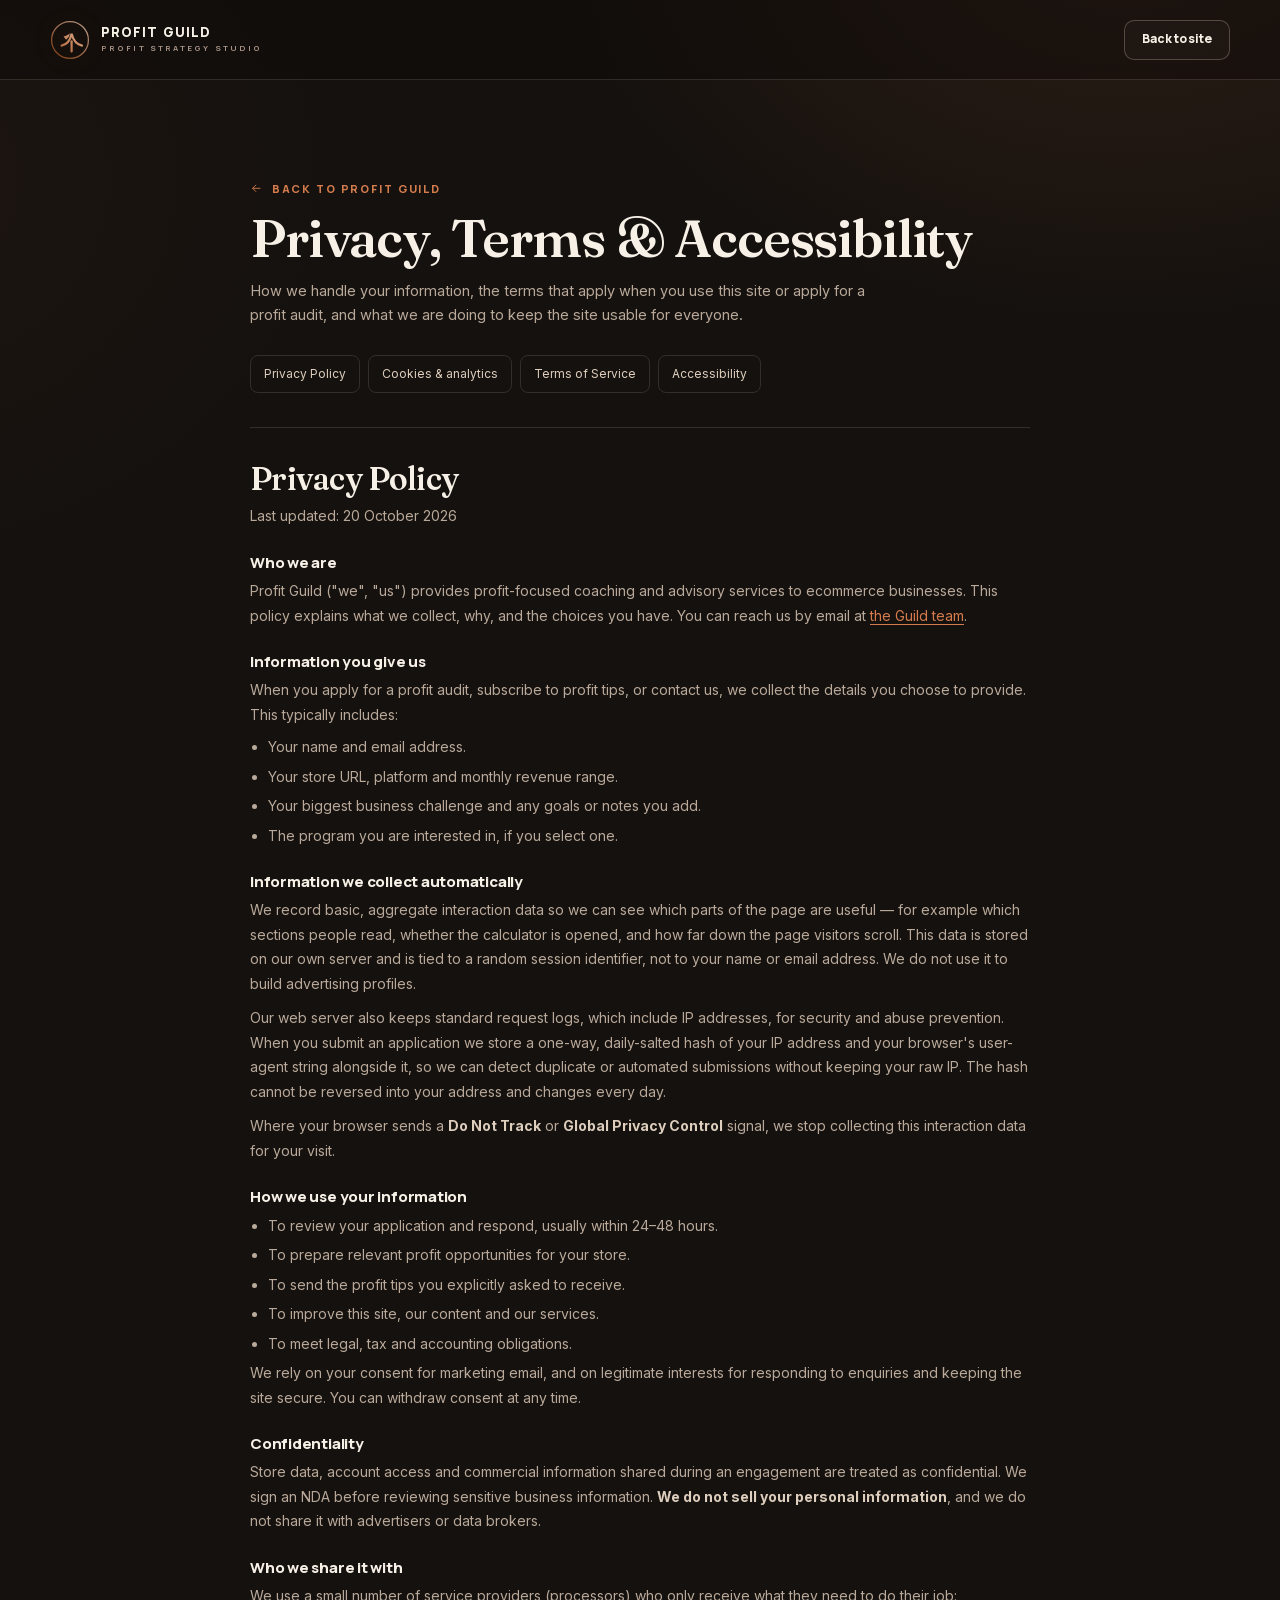
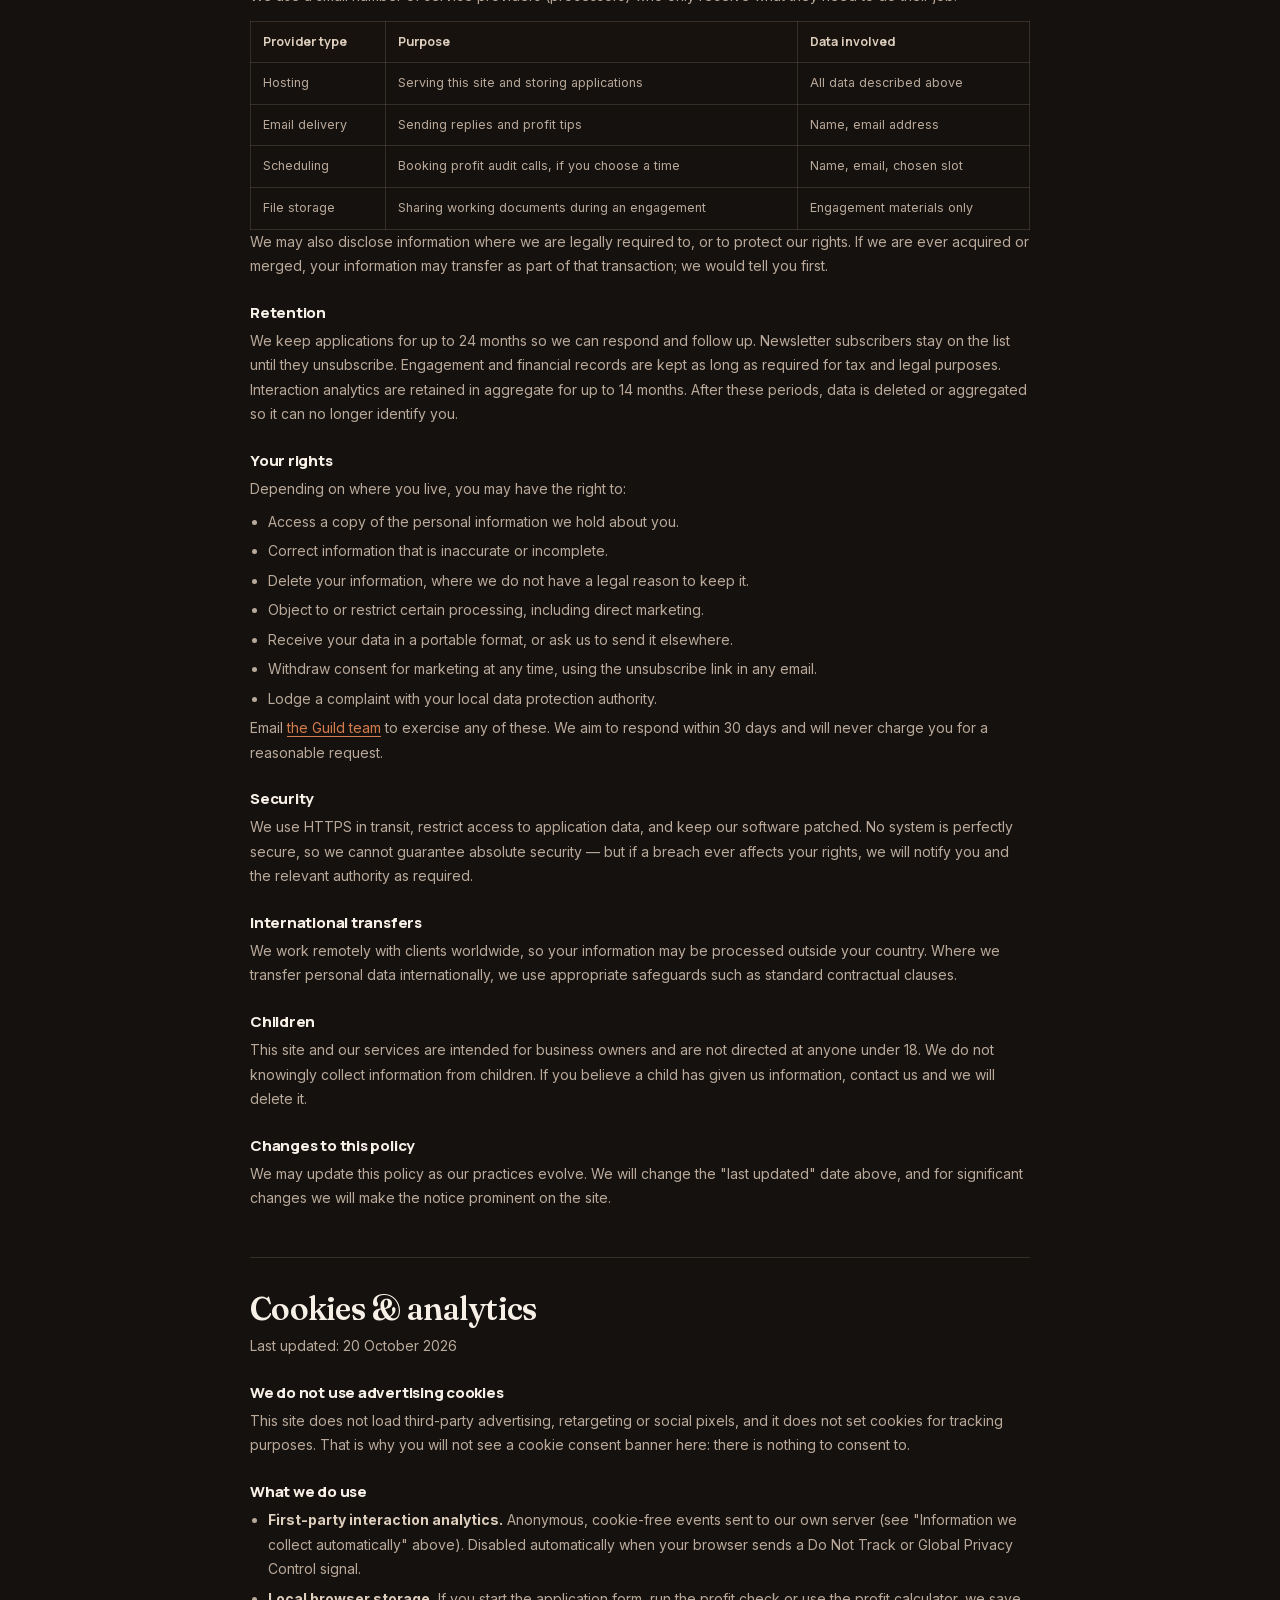
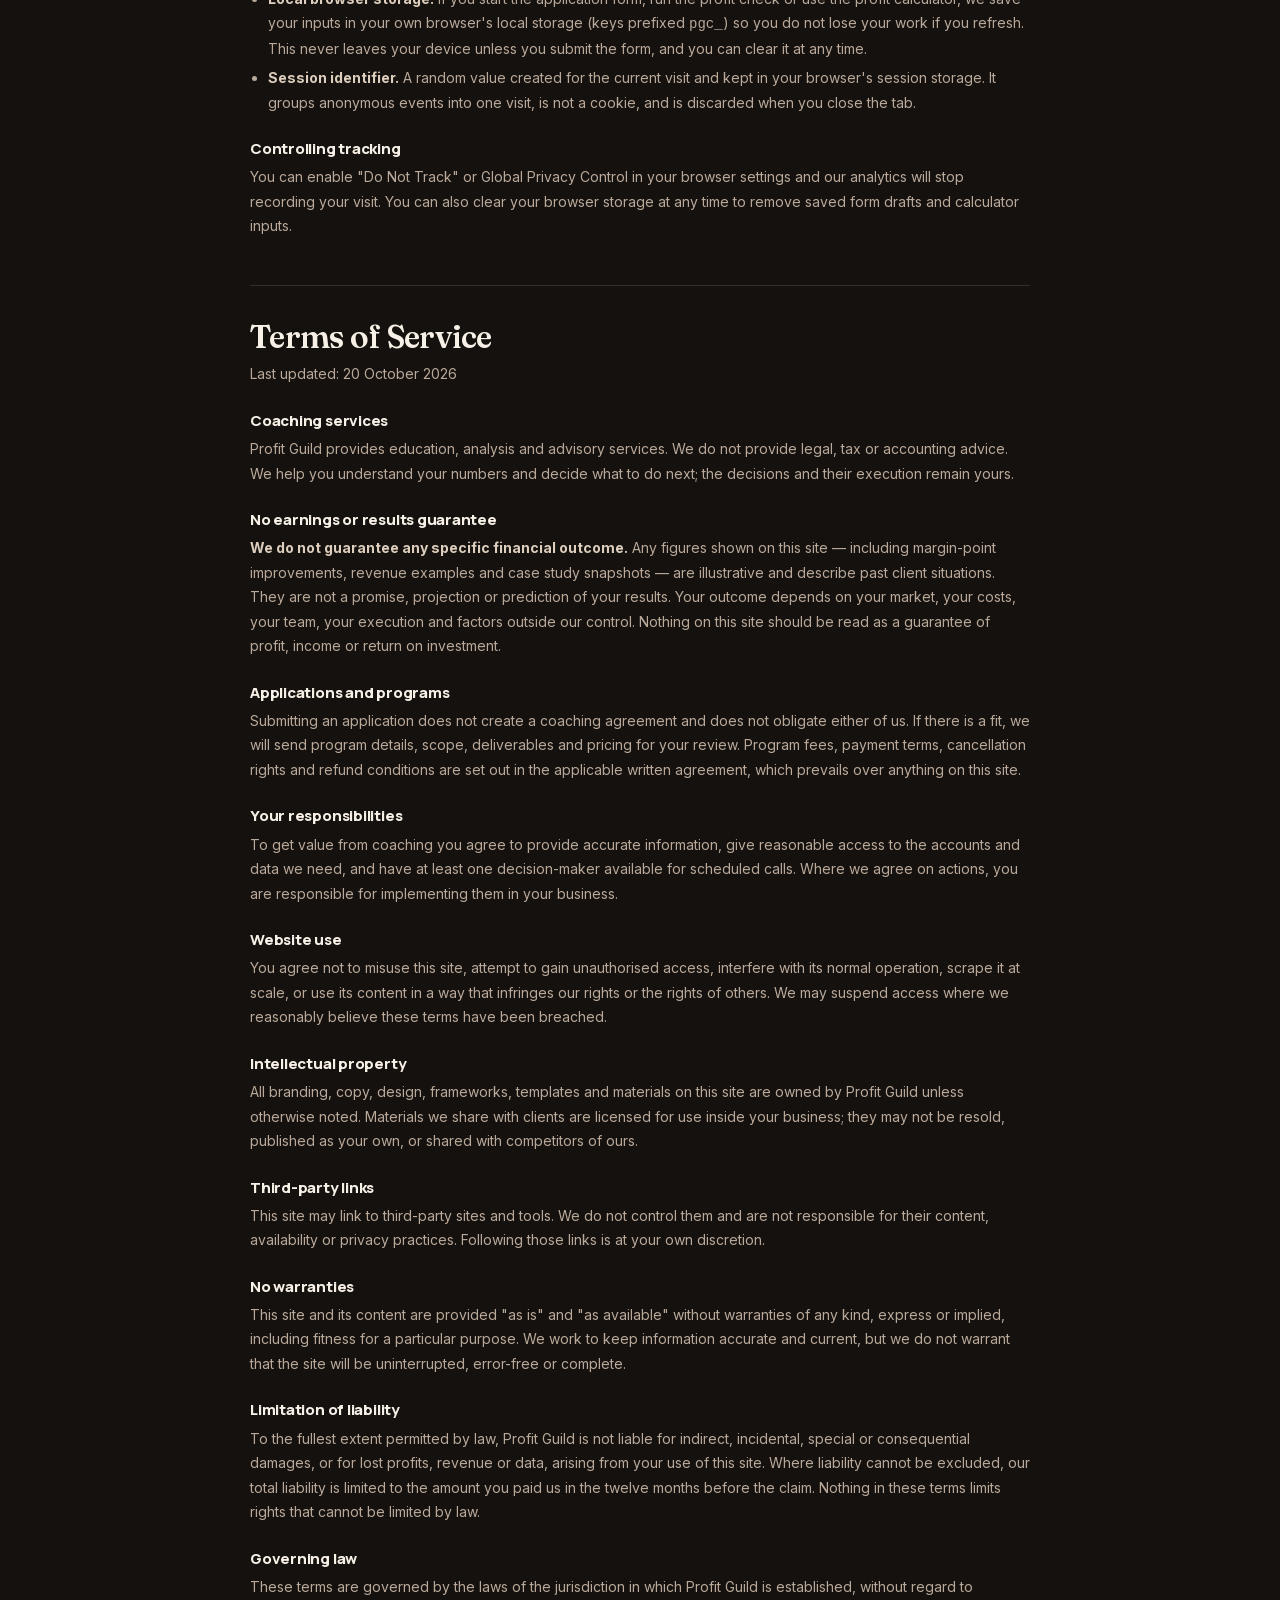
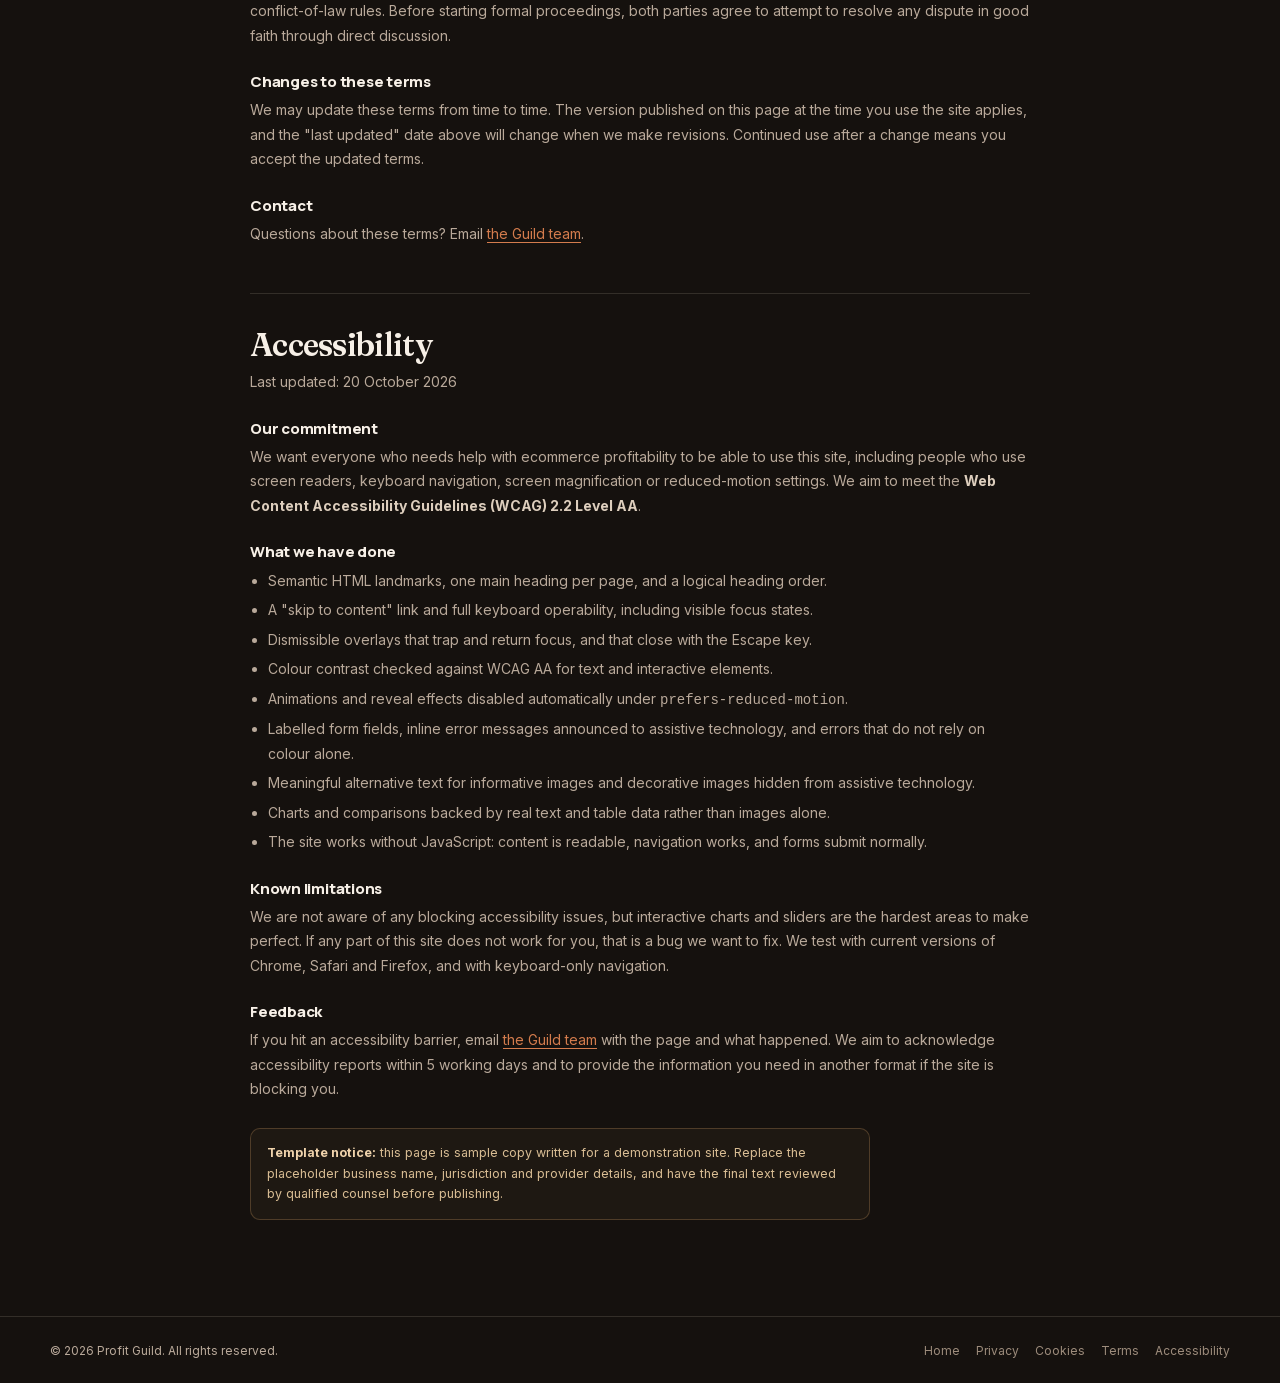
<file: legal.html>
<!DOCTYPE html>
<html lang="en" class="no-js">
<head>
  <meta charset="UTF-8" />
  <meta name="viewport" content="width=device-width, initial-scale=1.0" />
  <title>Privacy, Terms &amp; Accessibility — Profit Guild</title>
  <meta name="description" content="How Profit Guild handles your data, the terms that apply when you use this site or apply for a profit audit, and our accessibility commitments." />
  <meta name="robots" content="index, follow" />
  <link rel="canonical" href="https://profitgrowthcoaching.com/legal" />
  <meta name="theme-color" content="#15110e" />
  <meta name="color-scheme" content="dark" />
  <meta property="og:type" content="article" />
  <meta property="og:title" content="Privacy, Terms &amp; Accessibility — Profit Guild" />
  <meta property="og:description" content="How we handle your data, the terms of service, and our accessibility commitments." />
  <meta property="og:url" content="https://profitgrowthcoaching.com/legal" />
  <meta property="og:image" content="https://profitgrowthcoaching.com/assets/og-image.png" />
  <meta property="og:image:width" content="1200" />
  <meta property="og:image:height" content="630" />
  <meta name="twitter:card" content="summary_large_image" />

  <link rel="icon" href="assets/favicon.svg" type="image/svg+xml" />
  <link rel="apple-touch-icon" href="assets/apple-touch-icon.png" />
  <link rel="manifest" href="site.webmanifest" />
  <link rel="preload" href="assets/fonts/manrope-latin.woff2" as="font" type="font/woff2" crossorigin />
  <link rel="preload" href="assets/fonts/inter-latin.woff2" as="font" type="font/woff2" crossorigin />
  <link rel="stylesheet" href="styles.css" />

  <style>
    .legal-wrap { max-width: 780px; margin-inline: auto; }
    .legal-wrap h1 { margin: 10px 0 14px; font-size: clamp(2.2rem, 5vw, 3.3rem); }
    .legal-wrap > p { max-width: 620px; font-size: 14.5px; color: var(--muted); }
    .legal-nav { display: flex; flex-wrap: wrap; gap: 8px; margin: 28px 0 8px; }
    .legal-nav a {
      padding: 8px 13px; border: 1px solid var(--line); border-radius: 8px;
      color: var(--text-soft); font-size: 12px; transition: border-color .2s ease, color .2s ease;
    }
    .legal-nav a:hover { border-color: rgba(209, 131, 82, .4); color: var(--accent); }
    .legal-section { margin-top: 46px; padding-top: 34px; border-top: 1px solid var(--line); scroll-margin-top: 32px; }
    .legal-section h2 { font-size: clamp(1.5rem, 3vw, 2rem); }
    .legal-updated { margin-top: 8px; color: var(--muted-2); font-size: 11px; }
    .legal-section h3 { margin: 26px 0 8px; font-size: 15px; letter-spacing: -.015em; }
    .legal-section p, .legal-section li { color: var(--muted); font-size: 14px; line-height: 1.75; }
    .legal-section p + p { margin-top: 10px; }
    .legal-section ul { margin: 8px 0 0; padding-left: 18px; list-style: disc; }
    .legal-section li { margin: 5px 0; }
    .legal-section strong { color: var(--text-soft); }
    .legal-section a { color: var(--accent); text-decoration: underline; text-underline-offset: 3px; }
    .legal-table { width: 100%; margin-top: 12px; border-collapse: collapse; }
    .legal-table th, .legal-table td {
      padding: 10px 12px; border: 1px solid var(--line); text-align: left;
      color: var(--muted); font-size: 12.5px; vertical-align: top;
    }
    .legal-table th { color: var(--text-soft); font-family: var(--font-display); font-weight: 700; background: rgba(26, 19, 14, .6); }
    .legal-table-scroll { overflow-x: auto; }
    .legal-note {
      margin-top: 26px; padding: 14px 16px; border: 1px solid rgba(255, 193, 118, .22);
      border-radius: 10px; background: rgba(255, 193, 118, .04);
      color: #d9bd94 !important; font-size: 12.5px !important; line-height: 1.65;
    }
    .legal-note strong { color: #f0d3ac; }
    @media (max-width: 560px) {
      .legal-section h3 { font-size: 14.5px; }
      .legal-section p, .legal-section li { font-size: 13.5px; }
    }
  </style>
</head>
<body>
  <a class="skip-link" href="#legal-content">Skip to content</a>

  <svg class="icon-sprite" aria-hidden="true" focusable="false" xmlns="http://www.w3.org/2000/svg">
    <symbol id="i-arrow-right" viewBox="0 0 24 24"><path d="M5 12h14"/><path d="m13 6 6 6-6 6"/></symbol>
  </svg>

  <div class="page-shell">
    <header class="site-header page-header">
      <div class="container header-inner">
        <a class="brand" href="index.html" aria-label="Profit Guild home">
          <svg class="brand-mark" viewBox="0 0 40 40" fill="none" aria-hidden="true">
            <defs>
              <linearGradient id="brandGradLegal" x1="8" y1="34" x2="33" y2="5" gradientUnits="userSpaceOnUse">
                <stop stop-color="#a95928"/><stop offset="1" stop-color="#e7bda3"/>
              </linearGradient>
            </defs>
            <circle cx="20" cy="20" r="18.4" stroke="url(#brandGradLegal)" stroke-width="1.3" opacity=".75"/>
            <path d="M11.6 25.6c5.3-.9 8.4-4.1 10-11.8 2 7.7 5.1 10.9 10.4 11.8" stroke="url(#brandGradLegal)" stroke-width="2.2" stroke-linecap="round"/>
            <path d="M21.6 21.3v10.2" stroke="url(#brandGradLegal)" stroke-width="2.2" stroke-linecap="round"/>
            <path d="M13.5 16.4c2.6-.3 4.6-1.3 6.2-3.1-.1 2.8-1.4 4.8-3.6 6.4" fill="url(#brandGradLegal)"/>
          </svg>
          <span class="brand-text">
            <span class="brand-name">Profit Guild</span>
            <span class="brand-sub">Profit strategy studio</span>
          </span>
        </a>
        <a class="btn btn--ghost btn--sm" href="index.html">Back to site</a>
      </div>
    </header>

    <main class="page-main page-main--top" id="legal-content">
      <div class="container">
        <div class="legal-wrap">
          <a class="eyebrow" href="index.html" style="text-decoration:none">
            <svg class="icon" aria-hidden="true" style="transform:rotate(180deg)"><use href="#i-arrow-right"/></svg>
            Back to Profit Guild
          </a>
          <h1>Privacy, Terms &amp; Accessibility</h1>
          <p>How we handle your information, the terms that apply when you use this site or apply for a profit audit, and what we are doing to keep the site usable for everyone.</p>

          <nav class="legal-nav" aria-label="Legal sections">
            <a href="#privacy">Privacy Policy</a>
            <a href="#cookies">Cookies &amp; analytics</a>
            <a href="#terms">Terms of Service</a>
            <a href="#accessibility">Accessibility</a>
          </nav>

          <section class="legal-section" id="privacy">
            <h2>Privacy Policy</h2>
            <p class="legal-updated">Last updated: 20 October 2026</p>

            <h3>Who we are</h3>
            <p>Profit Guild ("we", "us") provides profit-focused coaching and advisory services to ecommerce businesses. This policy explains what we collect, why, and the choices you have. You can reach us by email at <a href="mailto:hello@profitgrowthcoaching.com">the Guild team</a>.</p>

            <h3>Information you give us</h3>
            <p>When you apply for a profit audit, subscribe to profit tips, or contact us, we collect the details you choose to provide. This typically includes:</p>
            <ul>
              <li>Your name and email address.</li>
              <li>Your store URL, platform and monthly revenue range.</li>
              <li>Your biggest business challenge and any goals or notes you add.</li>
              <li>The program you are interested in, if you select one.</li>
            </ul>

            <h3>Information we collect automatically</h3>
            <p>We record basic, aggregate interaction data so we can see which parts of the page are useful — for example which sections people read, whether the calculator is opened, and how far down the page visitors scroll. This data is stored on our own server and is tied to a random session identifier, not to your name or email address. We do not use it to build advertising profiles.</p>
            <p>Our web server also keeps standard request logs, which include IP addresses, for security and abuse prevention. When you submit an application we store a one-way, daily-salted hash of your IP address and your browser's user-agent string alongside it, so we can detect duplicate or automated submissions without keeping your raw IP. The hash cannot be reversed into your address and changes every day.</p>
            <p>Where your browser sends a <strong>Do Not Track</strong> or <strong>Global Privacy Control</strong> signal, we stop collecting this interaction data for your visit.</p>

            <h3>How we use your information</h3>
            <ul>
              <li>To review your application and respond, usually within 24–48 hours.</li>
              <li>To prepare relevant profit opportunities for your store.</li>
              <li>To send the profit tips you explicitly asked to receive.</li>
              <li>To improve this site, our content and our services.</li>
              <li>To meet legal, tax and accounting obligations.</li>
            </ul>
            <p>We rely on your consent for marketing email, and on legitimate interests for responding to enquiries and keeping the site secure. You can withdraw consent at any time.</p>

            <h3>Confidentiality</h3>
            <p>Store data, account access and commercial information shared during an engagement are treated as confidential. We sign an NDA before reviewing sensitive business information. <strong>We do not sell your personal information</strong>, and we do not share it with advertisers or data brokers.</p>

            <h3>Who we share it with</h3>
            <p>We use a small number of service providers (processors) who only receive what they need to do their job:</p>
            <div class="legal-table-scroll" role="region" tabindex="0" aria-label="Data processors table, scroll horizontally to see every column">
              <table class="legal-table">
                <thead>
                  <tr><th scope="col">Provider type</th><th scope="col">Purpose</th><th scope="col">Data involved</th></tr>
                </thead>
                <tbody>
                  <tr><td>Hosting</td><td>Serving this site and storing applications</td><td>All data described above</td></tr>
                  <tr><td>Email delivery</td><td>Sending replies and profit tips</td><td>Name, email address</td></tr>
                  <tr><td>Scheduling</td><td>Booking profit audit calls, if you choose a time</td><td>Name, email, chosen slot</td></tr>
                  <tr><td>File storage</td><td>Sharing working documents during an engagement</td><td>Engagement materials only</td></tr>
                </tbody>
              </table>
            </div>
            <p>We may also disclose information where we are legally required to, or to protect our rights. If we are ever acquired or merged, your information may transfer as part of that transaction; we would tell you first.</p>

            <h3>Retention</h3>
            <p>We keep applications for up to 24 months so we can respond and follow up. Newsletter subscribers stay on the list until they unsubscribe. Engagement and financial records are kept as long as required for tax and legal purposes. Interaction analytics are retained in aggregate for up to 14 months. After these periods, data is deleted or aggregated so it can no longer identify you.</p>

            <h3>Your rights</h3>
            <p>Depending on where you live, you may have the right to:</p>
            <ul>
              <li>Access a copy of the personal information we hold about you.</li>
              <li>Correct information that is inaccurate or incomplete.</li>
              <li>Delete your information, where we do not have a legal reason to keep it.</li>
              <li>Object to or restrict certain processing, including direct marketing.</li>
              <li>Receive your data in a portable format, or ask us to send it elsewhere.</li>
              <li>Withdraw consent for marketing at any time, using the unsubscribe link in any email.</li>
              <li>Lodge a complaint with your local data protection authority.</li>
            </ul>
            <p>Email <a href="mailto:hello@profitgrowthcoaching.com">the Guild team</a> to exercise any of these. We aim to respond within 30 days and will never charge you for a reasonable request.</p>

            <h3>Security</h3>
            <p>We use HTTPS in transit, restrict access to application data, and keep our software patched. No system is perfectly secure, so we cannot guarantee absolute security — but if a breach ever affects your rights, we will notify you and the relevant authority as required.</p>

            <h3>International transfers</h3>
            <p>We work remotely with clients worldwide, so your information may be processed outside your country. Where we transfer personal data internationally, we use appropriate safeguards such as standard contractual clauses.</p>

            <h3>Children</h3>
            <p>This site and our services are intended for business owners and are not directed at anyone under 18. We do not knowingly collect information from children. If you believe a child has given us information, contact us and we will delete it.</p>

            <h3>Changes to this policy</h3>
            <p>We may update this policy as our practices evolve. We will change the "last updated" date above, and for significant changes we will make the notice prominent on the site.</p>
          </section>

          <section class="legal-section" id="cookies">
            <h2>Cookies &amp; analytics</h2>
            <p class="legal-updated">Last updated: 20 October 2026</p>

            <h3>We do not use advertising cookies</h3>
            <p>This site does not load third-party advertising, retargeting or social pixels, and it does not set cookies for tracking purposes. That is why you will not see a cookie consent banner here: there is nothing to consent to.</p>

            <h3>What we do use</h3>
            <ul>
              <li><strong>First-party interaction analytics.</strong> Anonymous, cookie-free events sent to our own server (see "Information we collect automatically" above). Disabled automatically when your browser sends a Do Not Track or Global Privacy Control signal.</li>
              <li><strong>Local browser storage.</strong> If you start the application form, run the profit check or use the profit calculator, we save your inputs in your own browser's local storage (keys prefixed <code>pgc_</code>) so you do not lose your work if you refresh. This never leaves your device unless you submit the form, and you can clear it at any time.</li>
              <li><strong>Session identifier.</strong> A random value created for the current visit and kept in your browser's session storage. It groups anonymous events into one visit, is not a cookie, and is discarded when you close the tab.</li>
            </ul>

            <h3>Controlling tracking</h3>
            <p>You can enable "Do Not Track" or Global Privacy Control in your browser settings and our analytics will stop recording your visit. You can also clear your browser storage at any time to remove saved form drafts and calculator inputs.</p>
          </section>

          <section class="legal-section" id="terms">
            <h2>Terms of Service</h2>
            <p class="legal-updated">Last updated: 20 October 2026</p>

            <h3>Coaching services</h3>
            <p>Profit Guild provides education, analysis and advisory services. We do not provide legal, tax or accounting advice. We help you understand your numbers and decide what to do next; the decisions and their execution remain yours.</p>

            <h3>No earnings or results guarantee</h3>
            <p><strong>We do not guarantee any specific financial outcome.</strong> Any figures shown on this site — including margin-point improvements, revenue examples and case study snapshots — are illustrative and describe past client situations. They are not a promise, projection or prediction of your results. Your outcome depends on your market, your costs, your team, your execution and factors outside our control. Nothing on this site should be read as a guarantee of profit, income or return on investment.</p>

            <h3>Applications and programs</h3>
            <p>Submitting an application does not create a coaching agreement and does not obligate either of us. If there is a fit, we will send program details, scope, deliverables and pricing for your review. Program fees, payment terms, cancellation rights and refund conditions are set out in the applicable written agreement, which prevails over anything on this site.</p>

            <h3>Your responsibilities</h3>
            <p>To get value from coaching you agree to provide accurate information, give reasonable access to the accounts and data we need, and have at least one decision-maker available for scheduled calls. Where we agree on actions, you are responsible for implementing them in your business.</p>

            <h3>Website use</h3>
            <p>You agree not to misuse this site, attempt to gain unauthorised access, interfere with its normal operation, scrape it at scale, or use its content in a way that infringes our rights or the rights of others. We may suspend access where we reasonably believe these terms have been breached.</p>

            <h3>Intellectual property</h3>
            <p>All branding, copy, design, frameworks, templates and materials on this site are owned by Profit Guild unless otherwise noted. Materials we share with clients are licensed for use inside your business; they may not be resold, published as your own, or shared with competitors of ours.</p>

            <h3>Third-party links</h3>
            <p>This site may link to third-party sites and tools. We do not control them and are not responsible for their content, availability or privacy practices. Following those links is at your own discretion.</p>

            <h3>No warranties</h3>
            <p>This site and its content are provided "as is" and "as available" without warranties of any kind, express or implied, including fitness for a particular purpose. We work to keep information accurate and current, but we do not warrant that the site will be uninterrupted, error-free or complete.</p>

            <h3>Limitation of liability</h3>
            <p>To the fullest extent permitted by law, Profit Guild is not liable for indirect, incidental, special or consequential damages, or for lost profits, revenue or data, arising from your use of this site. Where liability cannot be excluded, our total liability is limited to the amount you paid us in the twelve months before the claim. Nothing in these terms limits rights that cannot be limited by law.</p>

            <h3>Governing law</h3>
            <p>These terms are governed by the laws of the jurisdiction in which Profit Guild is established, without regard to conflict-of-law rules. Before starting formal proceedings, both parties agree to attempt to resolve any dispute in good faith through direct discussion.</p>

            <h3>Changes to these terms</h3>
            <p>We may update these terms from time to time. The version published on this page at the time you use the site applies, and the "last updated" date above will change when we make revisions. Continued use after a change means you accept the updated terms.</p>

            <h3>Contact</h3>
            <p>Questions about these terms? Email <a href="mailto:hello@profitgrowthcoaching.com">the Guild team</a>.</p>
          </section>

          <section class="legal-section" id="accessibility">
            <h2>Accessibility</h2>
            <p class="legal-updated">Last updated: 20 October 2026</p>

            <h3>Our commitment</h3>
            <p>We want everyone who needs help with ecommerce profitability to be able to use this site, including people who use screen readers, keyboard navigation, screen magnification or reduced-motion settings. We aim to meet the <strong>Web Content Accessibility Guidelines (WCAG) 2.2 Level AA</strong>.</p>

            <h3>What we have done</h3>
            <ul>
              <li>Semantic HTML landmarks, one main heading per page, and a logical heading order.</li>
              <li>A "skip to content" link and full keyboard operability, including visible focus states.</li>
              <li>Dismissible overlays that trap and return focus, and that close with the Escape key.</li>
              <li>Colour contrast checked against WCAG AA for text and interactive elements.</li>
              <li>Animations and reveal effects disabled automatically under <code>prefers-reduced-motion</code>.</li>
              <li>Labelled form fields, inline error messages announced to assistive technology, and errors that do not rely on colour alone.</li>
              <li>Meaningful alternative text for informative images and decorative images hidden from assistive technology.</li>
              <li>Charts and comparisons backed by real text and table data rather than images alone.</li>
              <li>The site works without JavaScript: content is readable, navigation works, and forms submit normally.</li>
            </ul>

            <h3>Known limitations</h3>
            <p>We are not aware of any blocking accessibility issues, but interactive charts and sliders are the hardest areas to make perfect. If any part of this site does not work for you, that is a bug we want to fix. We test with current versions of Chrome, Safari and Firefox, and with keyboard-only navigation.</p>

            <h3>Feedback</h3>
            <p>If you hit an accessibility barrier, email <a href="mailto:hello@profitgrowthcoaching.com">the Guild team</a> with the page and what happened. We aim to acknowledge accessibility reports within 5 working days and to provide the information you need in another format if the site is blocking you.</p>
          </section>

          <p class="legal-note"><strong>Template notice:</strong> this page is sample copy written for a demonstration site. Replace the placeholder business name, jurisdiction and provider details, and have the final text reviewed by qualified counsel before publishing.</p>
        </div>
      </div>
    </main>

    <footer class="page-footer">
      <div class="container">
        <p>© <span data-year>2026</span> Profit Guild. All rights reserved.</p>
        <nav aria-label="Footer">
          <a href="index.html">Home</a>
          <a href="#privacy">Privacy</a>
          <a href="#cookies">Cookies</a>
          <a href="#terms">Terms</a>
          <a href="#accessibility">Accessibility</a>
        </nav>
      </div>
    </footer>
  </div>

  <script>document.querySelectorAll('[data-year]').forEach(function (n) { n.textContent = new Date().getFullYear(); });</script>
</body>
</html>
</file>
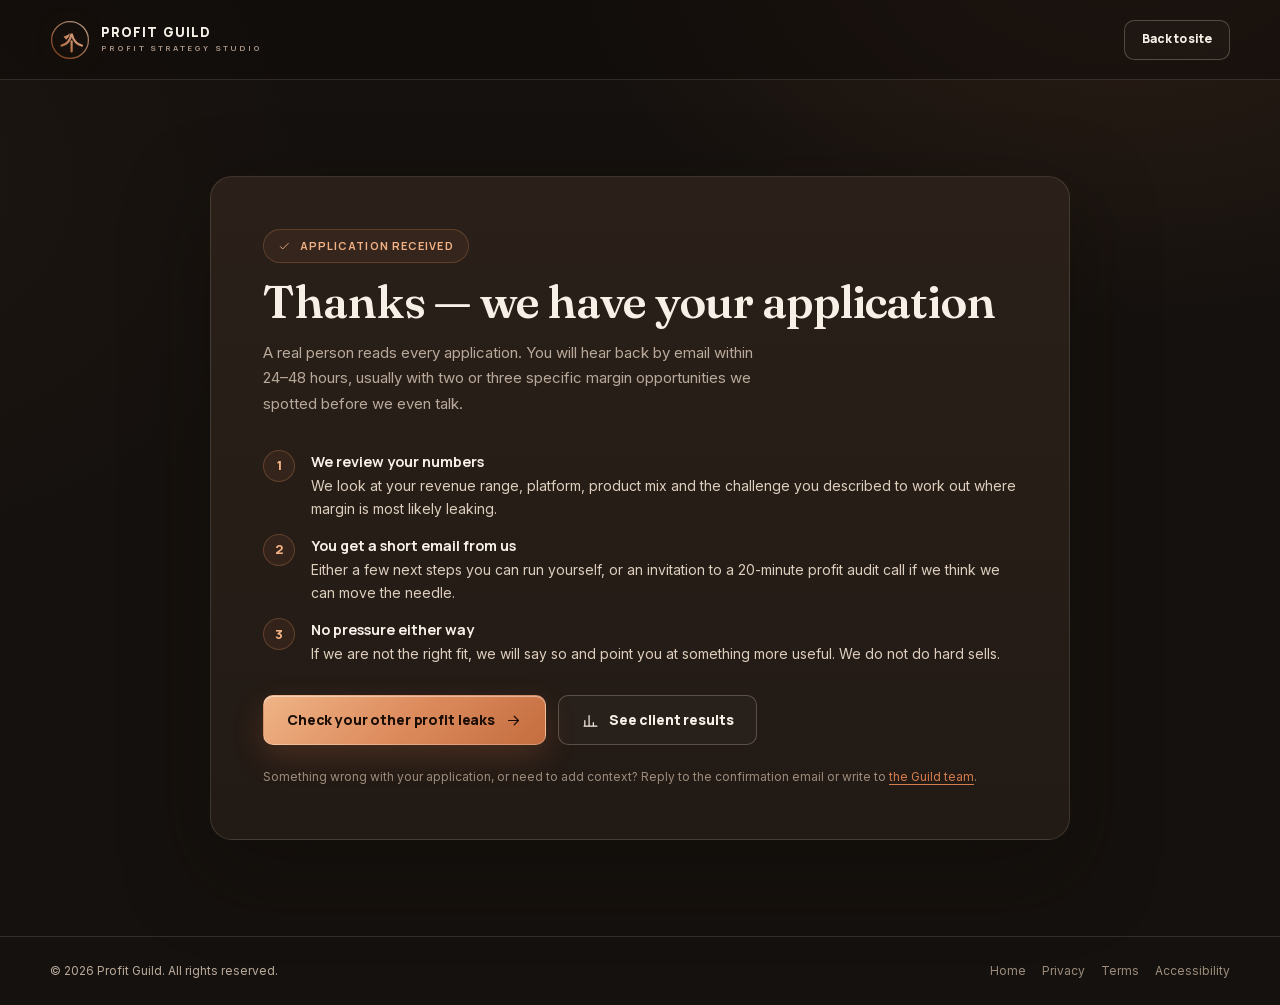
<file: thank-you.html>
<!DOCTYPE html>
<html lang="en" class="no-js">
<head>
  <meta charset="UTF-8" />
  <meta name="viewport" content="width=device-width, initial-scale=1.0" />
  <title>Application received — Profit Guild</title>
  <meta name="description" content="Thanks for applying. Here is exactly what happens next, and how to make your profit audit more useful." />
  <meta name="robots" content="noindex, follow" />
  <meta name="theme-color" content="#15110e" />
  <meta name="color-scheme" content="dark" />
  <link rel="icon" href="assets/favicon.svg" type="image/svg+xml" />
  <link rel="apple-touch-icon" href="assets/apple-touch-icon.png" />
  <link rel="preload" href="assets/fonts/manrope-latin.woff2" as="font" type="font/woff2" crossorigin />
  <link rel="preload" href="assets/fonts/inter-latin.woff2" as="font" type="font/woff2" crossorigin />
  <link rel="stylesheet" href="styles.css" />
</head>
<body>
  <a class="skip-link" href="#main">Skip to content</a>

  <svg class="icon-sprite" aria-hidden="true" focusable="false" xmlns="http://www.w3.org/2000/svg">
    <symbol id="i-arrow-right" viewBox="0 0 24 24"><path d="M5 12h14"/><path d="m13 6 6 6-6 6"/></symbol>
    <symbol id="i-check" viewBox="0 0 24 24"><path d="m4.5 12.5 4.5 4.5L19.5 6.5"/></symbol>
    <symbol id="i-mail" viewBox="0 0 24 24"><rect x="3" y="5" width="18" height="14" rx="2"/><path d="m3.5 7 8.5 6 8.5-6"/></symbol>
    <symbol id="i-calendar" viewBox="0 0 24 24"><rect x="3" y="5" width="18" height="16" rx="2"/><path d="M8 3v4M16 3v4M3 10h18"/></symbol>
    <symbol id="i-file" viewBox="0 0 24 24"><path d="M14 2H6a2 2 0 0 0-2 2v16a2 2 0 0 0 2 2h12a2 2 0 0 0 2-2V8l-6-6Z"/><path d="M14 2v6h6M8 13h8M8 17h5"/></symbol>
    <symbol id="i-chart" viewBox="0 0 24 24"><path d="M4 20v-8M10 20V5M16 20v-5M3 20h18"/></symbol>
    <symbol id="i-trending-up" viewBox="0 0 24 24"><path d="m3 17 6-6 4 4 8-9"/><path d="M15 6h6v6"/></symbol>
  </svg>

  <div class="page-shell">
    <header class="site-header page-header">
      <div class="container header-inner">
        <a class="brand" href="index.html" aria-label="Profit Guild home">
          <svg class="brand-mark" viewBox="0 0 40 40" fill="none" aria-hidden="true">
            <defs>
              <linearGradient id="brandGradThanks" x1="8" y1="34" x2="33" y2="5" gradientUnits="userSpaceOnUse">
                <stop stop-color="#a95928"/><stop offset="1" stop-color="#e7bda3"/>
              </linearGradient>
            </defs>
            <circle cx="20" cy="20" r="18.4" stroke="url(#brandGradThanks)" stroke-width="1.3" opacity=".75"/>
            <path d="M11.6 25.6c5.3-.9 8.4-4.1 10-11.8 2 7.7 5.1 10.9 10.4 11.8" stroke="url(#brandGradThanks)" stroke-width="2.2" stroke-linecap="round"/>
            <path d="M21.6 21.3v10.2" stroke="url(#brandGradThanks)" stroke-width="2.2" stroke-linecap="round"/>
            <path d="M13.5 16.4c2.6-.3 4.6-1.3 6.2-3.1-.1 2.8-1.4 4.8-3.6 6.4" fill="url(#brandGradThanks)"/>
          </svg>
          <span class="brand-text">
            <span class="brand-name">Profit Guild</span>
            <span class="brand-sub">Profit strategy studio</span>
          </span>
        </a>
        <a class="btn btn--ghost btn--sm" href="index.html">Back to site</a>
      </div>
    </header>

    <main class="page-main" id="main">
      <div class="container">
        <div class="page-card page-card--wide">
          <span class="page-kicker"><svg class="icon" width="14" height="14" aria-hidden="true"><use href="#i-check"/></svg> Application received</span>
          <h1>Thanks — we have your application</h1>
          <p class="page-lede">A real person reads every application. You will hear back by email within 24–48 hours, usually with two or three specific margin opportunities we spotted before we even talk.</p>

          <ol class="page-steps">
            <li>
              <strong>We review your numbers</strong>
              We look at your revenue range, platform, product mix and the challenge you described to work out where margin is most likely leaking.
            </li>
            <li>
              <strong>You get a short email from us</strong>
              Either a few next steps you can run yourself, or an invitation to a 20-minute profit audit call if we think we can move the needle.
            </li>
            <li>
              <strong>No pressure either way</strong>
              If we are not the right fit, we will say so and point you at something more useful. We do not do hard sells.
            </li>
          </ol>

          <div class="page-actions">
            <a class="btn btn--primary" href="index.html#scorecard">Check your other profit leaks <svg class="icon" aria-hidden="true"><use href="#i-arrow-right"/></svg></a>
            <a class="btn btn--ghost" href="index.html#results">
              <svg class="icon" aria-hidden="true"><use href="#i-chart"/></svg> See client results
            </a>
          </div>

          <p class="page-hint">Something wrong with your application, or need to add context? Reply to the confirmation email or write to <a href="mailto:hello@profitgrowthcoaching.com">the Guild team</a>.</p>
        </div>
      </div>
    </main>

    <footer class="page-footer">
      <div class="container">
        <p>© <span data-year>2026</span> Profit Guild. All rights reserved.</p>
        <nav aria-label="Footer">
          <a href="index.html">Home</a>
          <a href="legal.html#privacy">Privacy</a>
          <a href="legal.html#terms">Terms</a>
          <a href="legal.html#accessibility">Accessibility</a>
        </nav>
      </div>
    </footer>
  </div>

  <script>document.querySelectorAll('[data-year]').forEach(function (n) { n.textContent = new Date().getFullYear(); });</script>
</body>
</html>
</file>
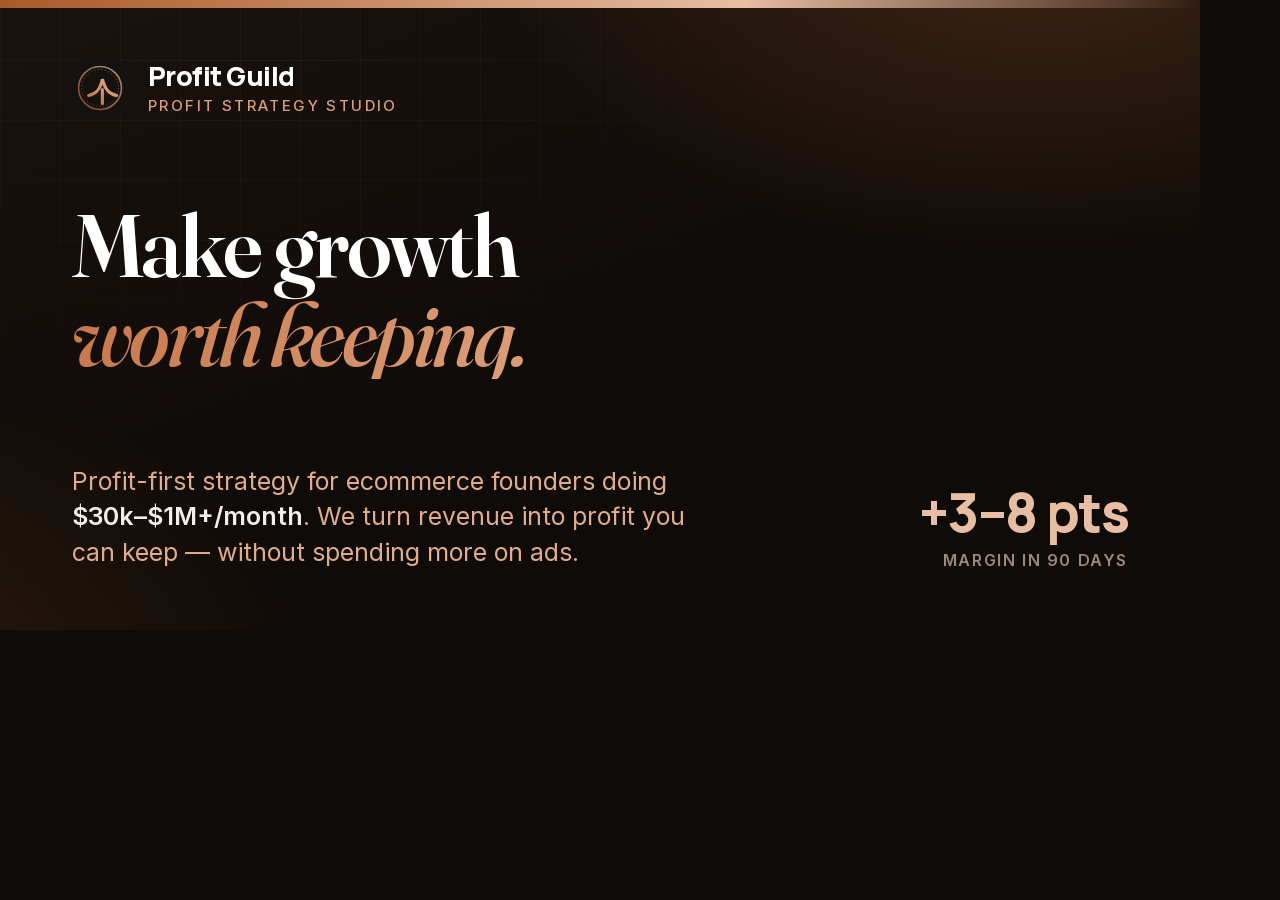
<file: tools/og-card.html>
<!DOCTYPE html>
<html lang="en">
<head>
<meta charset="UTF-8" />
<title>OG card source — render to assets/og-image.png</title>
<style>
  @font-face {
    font-family: "Manrope";
    font-style: normal;
    font-weight: 200 800;
    font-display: block;
    src: url("/assets/fonts/manrope-latin.woff2") format("woff2");
  }
  @font-face {
    font-family: "Inter";
    font-style: normal;
    font-weight: 100 900;
    font-display: block;
    src: url("/assets/fonts/inter-latin.woff2") format("woff2");
  }
  @font-face {
    font-family: "Fraunces";
    font-style: normal;
    font-weight: 300 700;
    font-display: block;
    src: url("/assets/fonts/fraunces-latin.woff2") format("woff2");
  }
  @font-face {
    font-family: "Fraunces";
    font-style: italic;
    font-weight: 300 700;
    font-display: block;
    src: url("/assets/fonts/fraunces-italic-latin.woff2") format("woff2");
  }

  * { margin: 0; padding: 0; box-sizing: border-box; }

  html, body { width: 1200px; height: 630px; overflow: hidden; }

  body {
    font-family: "Inter", -apple-system, "Helvetica Neue", Arial, sans-serif;
    background: #0f0b08;
    color: #f5f0ec;
    -webkit-font-smoothing: antialiased;
  }

  .card {
    position: relative;
    width: 1200px;
    height: 630px;
    padding: 60px 72px;
    display: flex;
    flex-direction: column;
    justify-content: space-between;
    background:
      radial-gradient(900px 520px at 88% -10%, rgba(169, 89, 40, 0.3), transparent 62%),
      radial-gradient(700px 480px at -8% 108%, rgba(169, 89, 40, 0.17), transparent 60%),
      linear-gradient(160deg, #19120e 0%, #0f0b08 58%, #0f0b08 100%);
    overflow: hidden;
  }

  .grid {
    position: absolute;
    inset: 0;
    background-image:
      linear-gradient(rgba(255, 255, 255, 0.045) 1px, transparent 1px),
      linear-gradient(90deg, rgba(255, 255, 255, 0.045) 1px, transparent 1px);
    background-size: 60px 60px;
    mask-image: radial-gradient(760px 520px at 22% 8%, #000 0%, transparent 78%);
    -webkit-mask-image: radial-gradient(760px 520px at 22% 8%, #000 0%, transparent 78%);
  }

  .rule {
    position: absolute;
    left: 0;
    top: 0;
    width: 100%;
    height: 8px;
    background: linear-gradient(90deg, #a95928 0%, #e7bda3 62%, rgba(231, 189, 163, 0) 100%);
  }

  .brand {
    position: relative;
    display: flex;
    align-items: center;
    gap: 20px;
  }

  .brand img { width: 56px; height: 56px; display: block; }

  .brand-name {
    font-family: "Manrope", sans-serif;
    font-weight: 800;
    font-size: 27px;
    letter-spacing: -0.02em;
    line-height: 1.1;
    color: #ffffff;
  }

  .brand-sub {
    font-size: 15px;
    font-weight: 500;
    letter-spacing: 0.16em;
    text-transform: uppercase;
    color: #db9e78;
    margin-top: 5px;
  }

  .headline {
    position: relative;
    font-family: "Fraunces", Georgia, serif;
    font-weight: 600;
    font-size: 88px;
    line-height: 1.01;
    letter-spacing: -0.03em;
    color: #ffffff;
    max-width: 1000px;
  }

  .headline span,
  .headline em { display: block; }

  .headline em {
    font-style: italic;
    font-weight: 500;
    letter-spacing: -0.04em;
    background: linear-gradient(96deg, #c9784c 0%, #efc6a7 96%);
    -webkit-background-clip: text;
    background-clip: text;
    color: transparent;
  }

  .lower {
    position: relative;
    display: flex;
    align-items: flex-end;
    justify-content: space-between;
    gap: 48px;
  }

  .lede {
    font-size: 25px;
    line-height: 1.42;
    font-weight: 400;
    color: #e0ac8b;
    max-width: 620px;
  }

  .lede strong { color: #f4eeeb; font-weight: 600; }

  .badge {
    flex: 0 0 auto;
    display: flex;
    flex-direction: column;
    align-items: flex-end;
    gap: 12px;
    text-align: right;
  }

  .badge-value {
    font-family: "Manrope", sans-serif;
    font-weight: 800;
    font-size: 54px;
    line-height: 1;
    letter-spacing: -0.03em;
    color: #e7bda3;
    white-space: nowrap;
  }

  .badge-label {
    font-size: 16px;
    font-weight: 600;
    letter-spacing: 0.1em;
    text-transform: uppercase;
    color: #9f887a;
    white-space: nowrap;
  }
</style>
</head>
<body>
  <div class="card" role="img" aria-label="Profit Guild social card">
    <div class="grid"></div>
    <div class="rule"></div>

    <div class="brand">
      <img src="/assets/favicon.svg" alt="" />
      <div>
        <div class="brand-name">Profit Guild</div>
        <div class="brand-sub">Profit strategy studio</div>
      </div>
    </div>

    <h1 class="headline"><span>Make growth</span><em>worth keeping.</em></h1>

    <div class="lower">
      <p class="lede">Profit-first strategy for ecommerce founders doing <strong>$30k&ndash;$1M+/month</strong>. We turn revenue into profit you can keep &mdash; without spending more on ads.</p>
      <div class="badge">
        <div class="badge-value">+3&ndash;8 pts</div>
        <div class="badge-label">Margin in 90 days</div>
      </div>
    </div>
  </div>
</body>
</html>
</file>
<file: styles.css>
/* ============================================================
   Profit Guild — design system
   ============================================================ */
:root {
  --bg: #15110e;
  --bg-soft: #1b1511;
  --panel: #221a15;
  --panel-2: #2a2019;
  --line: rgba(235, 218, 196, 0.14);
  --line-strong: rgba(235, 218, 196, 0.26);
  --text: #f7f0e7;
  --text-soft: #ddcebd;
  --muted: #b9a99a;
  --muted-2: #9d8c7c;
  --accent: #d47c4d;
  --accent-bright: #f2b184;
  --accent-deep: #a55230;
  --accent-ink: #1b0e07;
  --radius-sm: 10px;
  --radius: 16px;
  --radius-lg: 22px;
  --container: 1180px;
  --header-h: 80px;
  --font-display: "Manrope", "Avenir Next", "Segoe UI", sans-serif;
  --font-serif: "Fraunces", "Iowan Old Style", "Palatino Linotype", Georgia, serif;
  --font-body: "Inter", "Avenir Next", "Segoe UI", sans-serif;
  --ease: cubic-bezier(0.22, 0.7, 0.24, 1);
  --shadow-accent: 0 18px 50px rgba(202, 108, 64, 0.2);
}

*,
*::before,
*::after { box-sizing: border-box; }

html {
  scroll-behavior: smooth;
  scroll-padding-top: calc(var(--header-h) + 22px);
  color-scheme: dark;
  -webkit-text-size-adjust: 100%;
}

body {
  margin: 0;
  min-width: 320px;
  overflow-x: hidden;
  background-color: var(--bg);
  background-image:
    radial-gradient(920px 640px at 88% -8%, rgba(212, 124, 77, 0.12), transparent 62%),
    radial-gradient(780px 620px at -12% 20%, rgba(212, 124, 77, 0.045), transparent 64%);
  background-attachment: fixed;
  color: var(--text);
  font-family: var(--font-body);
  font-size: 16px;
  line-height: 1.6;
  -webkit-font-smoothing: antialiased;
  text-rendering: optimizeLegibility;
}

body.menu-open,
body.modal-open { overflow: hidden; }

img,
svg { display: block; }

img { max-width: 100%; height: auto; }

button,
input,
select,
textarea { font: inherit; color: inherit; }

button { cursor: pointer; }

a { color: inherit; text-decoration: none; }

h1, h2, h3, h4 {
  margin: 0;
  font-family: var(--font-display);
  font-weight: 800;
  line-height: 1.08;
  letter-spacing: -0.035em;
  color: var(--text);
}

h2 { font-size: clamp(2rem, 3.6vw, 2.9rem); }
h3 { font-size: 1.05rem; letter-spacing: -0.02em; }

p { margin: 0; color: var(--muted); }

ul, ol { margin: 0; padding: 0; list-style: none; }

::selection { background: rgba(209, 131, 82, 0.3); color: #fff; }

:focus-visible {
  outline: 2px solid var(--accent);
  outline-offset: 3px;
}

[hidden] { display: none !important; }

.container {
  width: min(calc(100% - 48px), var(--container));
  margin-inline: auto;
}

.section {
  position: relative;
  padding: clamp(74px, 9vw, 112px) 0;
}

.section-head {
  max-width: 700px;
  margin: 0 auto clamp(38px, 5vw, 56px);
  text-align: center;
}

.section-head h2 { margin: 12px 0 14px; }

.section-head > p:last-child {
  max-width: 560px;
  margin-inline: auto;
  font-size: 15px;
  line-height: 1.7;
}

.section-head--left {
  margin-left: 0;
  text-align: left;
}

.section-head--left > p:last-child { margin-inline: 0; }

.eyebrow {
  display: inline-flex;
  align-items: center;
  gap: 9px;
  margin: 0;
  color: var(--accent);
  font-family: var(--font-display);
  font-size: 10.5px;
  font-weight: 800;
  letter-spacing: 0.17em;
  line-height: 1.4;
  text-transform: uppercase;
}

.eyebrow--inline { justify-content: flex-start; }

.pulse-dot {
  position: relative;
  width: 6px;
  height: 6px;
  flex: 0 0 6px;
  border-radius: 50%;
  background: var(--accent);
  box-shadow: 0 0 0 4px rgba(209, 131, 82, 0.1);
}

.pulse-dot::after {
  content: "";
  position: absolute;
  inset: -4px;
  border: 1px solid rgba(209, 131, 82, 0.55);
  border-radius: 50%;
  animation: pulse-ring 2.6s ease-out infinite;
}

.accent {
  background: linear-gradient(94deg, #dda27d 0%, #cf6f33 52%, #e8c0a7 100%);
  -webkit-background-clip: text;
  background-clip: text;
  -webkit-text-fill-color: transparent;
  color: transparent;
  padding-right: 0.03em;
}

.icon {
  width: 1.15em;
  height: 1.15em;
  flex: 0 0 auto;
  fill: none;
  stroke: currentColor;
  stroke-width: 1.7;
  stroke-linecap: round;
  stroke-linejoin: round;
}

.icon--flip { transform: rotate(180deg); }

.icon-sprite {
  position: absolute;
  width: 0;
  height: 0;
  overflow: hidden;
}

.sr-only {
  position: absolute !important;
  width: 1px;
  height: 1px;
  padding: 0;
  margin: -1px;
  overflow: hidden;
  clip: rect(0, 0, 0, 0);
  white-space: nowrap;
  border: 0;
}

.skip-link {
  position: fixed;
  top: 12px;
  left: 12px;
  z-index: 200;
  padding: 10px 16px;
  border-radius: 8px;
  background: var(--accent);
  color: var(--accent-ink);
  font-weight: 700;
  transform: translateY(-160%);
  transition: transform 0.2s ease;
}

.skip-link:focus { transform: translateY(0); }

/* Buttons */
.btn {
  display: inline-flex;
  align-items: center;
  justify-content: center;
  gap: 10px;
  min-height: 48px;
  padding: 14px 23px;
  border: 1px solid transparent;
  border-radius: var(--radius-sm);
  font-family: var(--font-display);
  font-size: 13.5px;
  font-weight: 800;
  letter-spacing: -0.01em;
  line-height: 1.2;
  text-align: center;
  white-space: nowrap;
  transition: transform 0.25s var(--ease), background-color 0.25s ease, border-color 0.25s ease, box-shadow 0.25s ease, color 0.25s ease;
}

.btn .icon {
  width: 17px;
  height: 17px;
  transition: transform 0.25s var(--ease);
}

.btn:hover .icon { transform: translateX(3px); }

.btn--primary {
  background: linear-gradient(135deg, #dea684 0%, #cf7d4a 52%, #bd642c 100%);
  border-color: rgba(255, 255, 255, 0.16);
  color: var(--accent-ink);
  box-shadow: 0 10px 28px rgba(207, 125, 74, 0.17), inset 0 1px 0 rgba(255, 255, 255, 0.45);
}

.btn--primary:hover {
  transform: translateY(-2px);
  box-shadow: 0 16px 40px rgba(207, 125, 74, 0.28), inset 0 1px 0 rgba(255, 255, 255, 0.5);
}

.btn--primary:active { transform: translateY(0); }

.btn--ghost {
  background: rgba(255, 255, 255, 0.025);
  border-color: var(--line-strong);
  color: var(--text);
}

.btn--ghost:hover {
  background: rgba(209, 131, 82, 0.06);
  border-color: rgba(209, 131, 82, 0.4);
  transform: translateY(-2px);
}

.btn--sm {
  min-height: 40px;
  padding: 10px 17px;
  font-size: 12px;
}

.btn--block {
  width: 100%;
  white-space: normal;
}

.text-link {
  display: inline-flex;
  align-items: center;
  gap: 8px;
  margin-top: 6px;
  padding: 6px 0;
  border: 0;
  background: none;
  color: var(--accent);
  font-family: var(--font-display);
  font-size: 12.5px;
  font-weight: 700;
  text-align: left;
  transition: color 0.2s ease;
}

.text-link .icon {
  width: 15px;
  height: 15px;
  transition: transform 0.25s var(--ease);
}

.text-link:hover { color: var(--accent-bright); }
.text-link:hover .icon { transform: translateX(3px); }

/* Header */
.site-header {
  position: sticky;
  top: 0;
  z-index: 80;
  height: var(--header-h);
  border-bottom: 1px solid transparent;
  background: rgba(15, 11, 8, 0.42);
  transition: background-color 0.3s ease, border-color 0.3s ease, box-shadow 0.3s ease;
}

.site-header.is-scrolled {
  background: rgba(15, 11, 8, 0.86);
  border-color: var(--line);
  box-shadow: 0 16px 40px rgba(0, 0, 0, 0.22);
  -webkit-backdrop-filter: blur(18px);
  backdrop-filter: blur(18px);
}

.header-inner {
  display: flex;
  align-items: center;
  justify-content: space-between;
  gap: 26px;
  height: 100%;
}

.brand {
  display: inline-flex;
  align-items: center;
  gap: 11px;
  flex: 0 0 auto;
}

.brand-mark {
  width: 35px;
  height: 35px;
  filter: drop-shadow(0 0 14px rgba(209, 131, 82, 0.16));
}

.brand-text { display: flex; flex-direction: column; line-height: 1; }

.brand-name {
  font-family: var(--font-display);
  font-size: 12.5px;
  font-weight: 800;
  letter-spacing: 0.11em;
  text-transform: uppercase;
  color: var(--text);
}

.brand-sub {
  margin-top: 4px;
  color: var(--muted-2);
  font-family: var(--font-display);
  font-size: 7.5px;
  font-weight: 700;
  letter-spacing: 0.33em;
  text-transform: uppercase;
}

.primary-nav {
  display: flex;
  align-items: center;
  gap: 27px;
  margin-left: auto;
}

.nav-link {
  position: relative;
  padding: 8px 0;
  border: 0;
  background: none;
  color: var(--text-soft);
  font-family: var(--font-body);
  font-size: 12.5px;
  font-weight: 500;
  transition: color 0.2s ease;
}

.nav-link::after {
  content: "";
  position: absolute;
  right: 100%;
  bottom: 1px;
  left: 0;
  height: 1px;
  background: var(--accent);
  transition: right 0.3s var(--ease);
}

.nav-link:hover,
.nav-link.is-active { color: var(--accent-bright); }

.nav-link:hover::after,
.nav-link.is-active::after { right: 0; }

.nav-link--button { font-family: var(--font-body); }

.header-actions {
  display: flex;
  align-items: center;
  gap: 10px;
  flex: 0 0 auto;
}

.menu-toggle {
  display: none;
  align-items: center;
  justify-content: center;
  width: 42px;
  height: 42px;
  padding: 0;
  border: 1px solid var(--line-strong);
  border-radius: 10px;
  background: rgba(255, 255, 255, 0.03);
  color: var(--text);
  transition: border-color 0.2s ease, background-color 0.2s ease;
}

.menu-toggle:hover { border-color: rgba(209, 131, 82, 0.4); }
.menu-toggle .icon { width: 20px; height: 20px; }

.mobile-panel {
  position: fixed;
  top: calc(var(--header-h) + 10px);
  right: 16px;
  left: 16px;
  z-index: 90;
  padding: 18px;
  border: 1px solid var(--line-strong);
  border-radius: 18px;
  background: linear-gradient(160deg, rgba(25, 18, 13, 0.98), rgba(15, 11, 8, 0.99));
  box-shadow: 0 30px 80px rgba(0, 0, 0, 0.55);
  opacity: 0;
  visibility: hidden;
  pointer-events: none;
  transform: translateY(-10px) scale(0.985);
  transform-origin: top center;
  transition: opacity 0.25s ease, transform 0.25s var(--ease), visibility 0.25s;
}

.mobile-panel.is-open {
  opacity: 1;
  visibility: visible;
  pointer-events: auto;
  transform: translateY(0) scale(1);
}

.mobile-nav { display: grid; }

.mobile-link {
  display: flex;
  align-items: center;
  justify-content: space-between;
  padding: 13px 4px;
  border: 0;
  border-bottom: 1px solid rgba(223, 168, 133, 0.1);
  background: none;
  color: var(--text-soft);
  font-family: var(--font-display);
  font-size: 14px;
  font-weight: 600;
  text-align: left;
}

.mobile-link:hover,
.mobile-link:focus-visible { color: var(--accent); }
.mobile-link--button { width: 100%; }
.mobile-cta { width: 100%; margin-top: 14px; }
.mobile-note {
  margin-top: 11px;
  color: var(--muted-2);
  font-size: 10.5px;
  text-align: center;
}

.nav-backdrop {
  position: fixed;
  inset: 0;
  z-index: 70;
  background: rgba(15, 11, 8, 0.68);
  -webkit-backdrop-filter: blur(4px);
  backdrop-filter: blur(4px);
  opacity: 0;
  visibility: hidden;
  pointer-events: none;
  transition: opacity 0.25s ease, visibility 0.25s;
}

.nav-backdrop.is-open {
  opacity: 1;
  visibility: visible;
  pointer-events: auto;
}
/* ============================================================
   Hero
   ============================================================ */
.hero {
  position: relative;
  padding: clamp(44px, 7vw, 82px) 0 clamp(36px, 5vw, 54px);
  overflow: hidden;
}

.hero-background {
  position: absolute;
  inset: 0;
  pointer-events: none;
  overflow: hidden;
}

.hero-glow {
  position: absolute;
  border-radius: 50%;
  filter: blur(30px);
}

.hero-glow--accent {
  top: -24%;
  right: -8%;
  width: 760px;
  height: 760px;
  background: radial-gradient(circle, rgba(208, 113, 54, 0.14) 0%, rgba(208, 113, 54, 0.04) 38%, transparent 68%);
}

.hero-glow--soft {
  top: 12%;
  left: -22%;
  width: 680px;
  height: 680px;
  background: radial-gradient(circle, rgba(207, 125, 74, 0.06) 0%, transparent 66%);
}

.hero-grid {
  position: absolute;
  inset: 0;
  background-image:
    linear-gradient(rgba(222, 167, 133, 0.055) 1px, transparent 1px),
    linear-gradient(90deg, rgba(222, 167, 133, 0.055) 1px, transparent 1px);
  background-size: 62px 62px;
  -webkit-mask-image: radial-gradient(ellipse 62% 66% at 64% 38%, #000 10%, transparent 74%);
  mask-image: radial-gradient(ellipse 62% 66% at 64% 38%, #000 10%, transparent 74%);
  opacity: 0.75;
}

.hero-inner {
  position: relative;
  z-index: 2;
  display: grid;
  grid-template-columns: minmax(0, 1.08fr) minmax(0, 0.92fr);
  align-items: center;
  gap: clamp(24px, 4vw, 54px);
}

.hero-copy {
  position: relative;
  z-index: 3;
  max-width: 630px;
  padding: 12px 0 8px;
}

.hero-title {
  margin: 20px 0 22px;
  font-size: clamp(2.15rem, 5.2vw, 4.35rem);
  line-height: 0.99;
  letter-spacing: -0.047em;
}

.hero-line { display: block; white-space: nowrap; }

.hero-title .accent {
  filter: drop-shadow(0 0 32px rgba(207, 125, 74, 0.14));
}

.hero-lede {
  max-width: 535px;
  color: #bfb0a7;
  font-size: 15.5px;
  line-height: 1.7;
}

.hero-actions {
  display: flex;
  flex-wrap: wrap;
  align-items: center;
  gap: 12px;
  margin: 28px 0 26px;
}

.hero-trust {
  display: flex;
  flex-wrap: wrap;
  gap: 10px 20px;
}

.hero-trust li {
  display: inline-flex;
  align-items: center;
  gap: 8px;
  color: var(--muted);
  font-size: 11.5px;
  font-weight: 500;
}

.trust-check {
  display: inline-grid;
  place-items: center;
  width: 17px;
  height: 17px;
  flex: 0 0 17px;
  border: 1px solid rgba(209, 131, 82, 0.32);
  border-radius: 50%;
  background: rgba(209, 131, 82, 0.07);
  color: var(--accent);
}

.trust-check .icon { width: 10px; height: 10px; stroke-width: 2.4; }

/* Portrait */
.hero-visual {
  position: relative;
  display: flex;
  justify-content: flex-end;
  min-width: 0;
  padding: 20px 6px 22px 0;
}

.portrait-stage {
  position: relative;
  width: min(100%, 520px);
  aspect-ratio: 0.88;
  margin-left: auto;
}

.portrait-glow {
  position: absolute;
  inset: 12% -9% -2% -13%;
  border-radius: 50%;
  background:
    radial-gradient(ellipse at 58% 42%, rgba(207, 111, 52, 0.23) 0%, rgba(144, 76, 34, 0.09) 37%, transparent 68%),
    radial-gradient(ellipse at 20% 65%, rgba(207, 125, 74, 0.06) 0%, transparent 60%);
  filter: blur(24px);
}

.portrait-orbit {
  position: absolute;
  top: 50%;
  left: 50%;
  width: 122%;
  height: 122%;
  transform: translate(-50%, -50%);
  opacity: 0.9;
  pointer-events: none;
}

.portrait-frame {
  position: absolute;
  inset: 3.5% 4.5% 0 4.5%;
  z-index: 2;
  margin: 0;
  overflow: hidden;
  border-radius: 48% 48% 22px 22px / 37% 37% 22px 22px;
  border: 1px solid rgba(227, 178, 148, 0.17);
  background:
    radial-gradient(ellipse at 50% 20%, rgba(201, 106, 47, 0.12), transparent 58%),
    #16100c;
  box-shadow:
    0 38px 80px rgba(0, 0, 0, 0.5),
    0 0 70px rgba(208, 114, 55, 0.09),
    inset 0 0 60px rgba(15, 11, 8, 0.38);
}

.portrait-frame::before {
  content: "";
  position: absolute;
  inset: 0;
  z-index: 2;
  background:
    linear-gradient(180deg, rgba(15, 11, 8, 0) 38%, rgba(15, 11, 8, 0.2) 64%, rgba(15, 11, 8, 0.94) 100%),
    linear-gradient(115deg, rgba(207, 125, 74, 0.1) 0%, transparent 40%, rgba(31, 23, 17, 0.24) 100%);
  pointer-events: none;
}

.portrait-frame::after {
  content: "";
  position: absolute;
  inset: 0;
  z-index: 3;
  box-shadow: inset 0 0 0 1px rgba(255, 255, 255, 0.06);
  border-radius: inherit;
  pointer-events: none;
}

.portrait-frame img {
  width: 100%;
  height: 100%;
  object-fit: cover;
  object-position: 50% 16%;
  filter: saturate(0.82) contrast(1.05) brightness(0.86);
  transform: scale(1.015);
}

.portrait-rim {
  position: absolute;
  inset: 2% 3% -1.5% 3%;
  z-index: 1;
  border: 1px solid rgba(217, 152, 112, 0.12);
  border-radius: 50% 50% 25px 25px / 39% 39% 25px 25px;
  transform: rotate(-1.5deg);
  pointer-events: none;
}

/* Floating stat cards */
.hero-floats {
  position: absolute;
  inset: 0;
  z-index: 4;
  pointer-events: none;
}

.float-card {
  position: absolute;
  width: 184px;
  padding: 13px 14px 12px;
  border: 1px solid rgba(223, 168, 133, 0.19);
  border-radius: 14px;
  background:
    linear-gradient(150deg, rgba(31, 23, 17, 0.82), rgba(18, 13, 10, 0.78));
  box-shadow:
    0 22px 50px rgba(0, 0, 0, 0.4),
    inset 0 1px 0 rgba(255, 255, 255, 0.06);
  -webkit-backdrop-filter: blur(16px);
  backdrop-filter: blur(16px);
  pointer-events: auto;
  animation: float-card 8s ease-in-out infinite;
}

.float-card--margin {
  top: 5%;
  right: -2%;
  width: 198px;
  padding-bottom: 38px;
  animation-delay: -1.4s;
}

.float-card--ads {
  top: 46%;
  right: 2%;
  animation-delay: -3.6s;
}

.float-card--net {
  right: -5%;
  bottom: 8%;
  animation-delay: -5.2s;
}

.float-card-top {
  display: flex;
  align-items: center;
  justify-content: space-between;
  gap: 10px;
}

.float-card-label {
  color: #c0b1a8;
  font-size: 9.5px;
  font-weight: 500;
  letter-spacing: 0.02em;
}

.float-icon {
  display: inline-grid;
  place-items: center;
  width: 24px;
  height: 24px;
  border: 1px solid rgba(209, 131, 82, 0.2);
  border-radius: 7px;
  background: rgba(209, 131, 82, 0.06);
  color: var(--accent);
}

.float-icon .icon { width: 12px; height: 12px; }

.float-card-value {
  margin-top: 5px;
  color: var(--accent-bright);
  font-family: var(--font-display);
  font-size: 26px;
  font-weight: 800;
  letter-spacing: -0.045em;
  line-height: 1.05;
  text-shadow: 0 0 26px rgba(213, 141, 97, 0.18);
}

.float-card-meta {
  margin-top: 3px;
  color: var(--muted-2);
  font-size: 9px;
}

.sparkline {
  position: absolute;
  right: 12px;
  bottom: 9px;
  left: 12px;
  width: calc(100% - 24px);
  height: 30px;
}

/* Proof bar */
.proof-bar {
  position: relative;
  z-index: 3;
  display: grid;
  grid-template-columns: repeat(4, minmax(0, 1fr));
  gap: 12px;
  margin-top: clamp(38px, 5vw, 58px);
}

.proof-card {
  display: flex;
  align-items: center;
  gap: 14px;
  min-width: 0;
  padding: 16px 18px;
  border: 1px solid var(--line);
  border-radius: 14px;
  background:
    linear-gradient(145deg, rgba(30, 21, 16, 0.72), rgba(21, 15, 11, 0.58));
  box-shadow: inset 0 1px 0 rgba(255, 255, 255, 0.03);
  transition: transform 0.3s var(--ease), border-color 0.3s ease, background-color 0.3s ease;
}

.proof-card:hover {
  transform: translateY(-3px);
  border-color: rgba(209, 131, 82, 0.24);
}

.proof-note {
  margin-top: 12px;
  color: var(--muted-2);
  font-size: 10.5px;
  line-height: 1.5;
  text-align: right;
}

.proof-icon {
  display: inline-grid;
  place-items: center;
  width: 40px;
  height: 40px;
  flex: 0 0 40px;
  border: 1px solid rgba(209, 131, 82, 0.22);
  border-radius: 11px;
  background: rgba(209, 131, 82, 0.055);
  color: var(--accent);
}

.proof-icon .icon { width: 19px; height: 19px; }

.proof-value {
  font-family: var(--font-display);
  font-size: 23px;
  font-weight: 800;
  letter-spacing: -0.04em;
  line-height: 1.1;
  color: var(--text);
}

.proof-label {
  margin-top: 3px;
  color: var(--muted-2);
  font-size: 10px;
  line-height: 1.25;
}
/* ============================================================
   Profit levers
   ============================================================ */
.levers .section-head { max-width: 860px; }

.levers {
  padding-top: clamp(58px, 6vw, 82px);
  background: linear-gradient(180deg, transparent 0%, rgba(21, 15, 11, 0.48) 18%, rgba(21, 15, 11, 0.48) 82%, transparent 100%);
}

.lever-grid {
  display: grid;
  grid-template-columns: repeat(6, minmax(0, 1fr));
  gap: 12px;
}

.lever-card {
  position: relative;
  min-height: 196px;
  padding: 22px 16px 20px;
  overflow: hidden;
  border: 1px solid var(--line);
  border-radius: 14px;
  background:
    linear-gradient(155deg, rgba(29, 20, 15, 0.76), rgba(18, 13, 9, 0.68));
  box-shadow: inset 0 1px 0 rgba(255, 255, 255, 0.03);
  transition: transform 0.3s var(--ease), border-color 0.3s ease, box-shadow 0.3s ease;
}

.lever-card::before {
  content: "";
  position: absolute;
  top: -70px;
  left: 50%;
  width: 180px;
  height: 140px;
  border-radius: 50%;
  background: radial-gradient(circle, rgba(209, 131, 82, 0.12), transparent 68%);
  transform: translateX(-50%);
  opacity: 0;
  transition: opacity 0.35s ease;
  pointer-events: none;
}

.lever-card:hover {
  transform: translateY(-4px);
  border-color: rgba(209, 131, 82, 0.28);
  box-shadow: 0 18px 36px rgba(0, 0, 0, 0.24), inset 0 1px 0 rgba(255, 255, 255, 0.05);
}

.lever-card:hover::before { opacity: 1; }

.lever-icon {
  position: relative;
  z-index: 1;
  display: inline-grid;
  place-items: center;
  width: 43px;
  height: 43px;
  border: 1px solid rgba(209, 131, 82, 0.27);
  border-radius: 11px;
  background: linear-gradient(150deg, rgba(209, 131, 82, 0.1), rgba(209, 131, 82, 0.025));
  color: var(--accent);
  box-shadow: 0 0 22px rgba(209, 131, 82, 0.06);
}

.lever-icon .icon { width: 20px; height: 20px; }

.lever-card h3 {
  position: relative;
  z-index: 1;
  margin: 20px 0 8px;
  font-size: 15px;
  line-height: 1.2;
  letter-spacing: -0.025em;
}

.lever-card p {
  position: relative;
  z-index: 1;
  font-size: 11.8px;
  line-height: 1.58;
  color: var(--muted);
}

/* ============================================================
   Process / diagnostic
   ============================================================ */
.process {
  overflow: hidden;
  border-top: 1px solid rgba(223, 168, 133, 0.08);
  border-bottom: 1px solid rgba(223, 168, 133, 0.08);
  background:
    linear-gradient(180deg, rgba(18, 13, 9, 0.72), rgba(15, 11, 8, 0.8));
}

.process-glow {
  position: absolute;
  top: 12%;
  left: 50%;
  width: 980px;
  height: 560px;
  border-radius: 50%;
  background: radial-gradient(ellipse, rgba(198, 105, 47, 0.075), transparent 66%);
  transform: translateX(-50%);
  pointer-events: none;
}

.diagnostic-steps {
  position: relative;
  display: grid;
  grid-template-columns: repeat(5, minmax(0, 1fr));
  gap: 16px;
  max-width: 1140px;
  margin: 0 auto;
}

.diagnostic-steps::before {
  content: "";
  position: absolute;
  top: 35px;
  right: 8%;
  left: 8%;
  height: 1px;
  background-image: linear-gradient(90deg, rgba(209, 131, 82, 0.4) 30%, transparent 0);
  background-size: 8px 1px;
  opacity: 0.7;
  pointer-events: none;
}

.step {
  position: relative;
  z-index: 1;
  padding: 0 4px;
  text-align: center;
}

.step-icon {
  position: relative;
  display: grid;
  place-items: center;
  width: 72px;
  height: 72px;
  margin: 0 auto 23px;
  border: 1px solid rgba(209, 131, 82, 0.28);
  border-radius: 50%;
  background:
    radial-gradient(circle at 50% 28%, rgba(209, 131, 82, 0.12), transparent 68%),
    #18110d;
  color: var(--accent);
  box-shadow:
    0 0 0 7px rgba(15, 11, 8, 0.9),
    0 0 32px rgba(209, 131, 82, 0.08);
  transition: transform 0.3s var(--ease), border-color 0.3s ease;
}

.step:hover .step-icon {
  transform: translateY(-3px);
  border-color: rgba(209, 131, 82, 0.5);
}

.step-icon > .icon { width: 27px; height: 27px; }

.step-num {
  position: absolute;
  right: -5px;
  bottom: -5px;
  display: grid;
  place-items: center;
  width: 25px;
  height: 25px;
  border: 1px solid rgba(209, 131, 82, 0.36);
  border-radius: 50%;
  background: #1e1510;
  color: var(--accent-bright);
  font-family: var(--font-display);
  font-size: 8.5px;
  font-weight: 800;
  letter-spacing: 0.02em;
  box-shadow: 0 4px 12px rgba(0, 0, 0, 0.35);
}

.step-body { max-width: 185px; margin-inline: auto; }

.step h3 {
  margin-bottom: 8px;
  font-size: 13.5px;
  line-height: 1.25;
  letter-spacing: -0.025em;
}

.step p {
  font-size: 11.4px;
  line-height: 1.58;
  color: var(--muted);
}

.section-cta {
  display: flex;
  flex-direction: column;
  align-items: center;
  gap: 12px;
  margin-top: clamp(38px, 4.6vw, 52px);
  text-align: center;
}

.cta-note {
  display: inline-flex;
  align-items: center;
  justify-content: center;
  gap: 6px;
  color: var(--muted-2);
  font-size: 10.5px;
}

.cta-note .icon { width: 13px; height: 13px; color: var(--accent); }
/* ============================================================
   Results / case study
   ============================================================ */
.results {
  background:
    radial-gradient(760px 520px at 76% 42%, rgba(206, 109, 48, 0.055), transparent 68%),
    radial-gradient(560px 400px at 2% 24%, rgba(207, 125, 74, 0.035), transparent 70%);
}

.results .section-head--left {
  max-width: 840px;
  margin-bottom: clamp(32px, 4.5vw, 46px);
}

.result-tag {
  display: inline-flex;
  align-items: center;
  gap: 7px;
  margin-top: 15px;
  padding: 5px 10px;
  border: 1px solid rgba(223, 168, 133, 0.18);
  border-radius: 999px;
  background: rgba(255, 255, 255, 0.025);
  color: var(--text-soft);
  font-size: 10px;
  font-weight: 500;
}

.result-tag-dot {
  width: 5px;
  height: 5px;
  border-radius: 50%;
  background: var(--accent);
  box-shadow: 0 0 8px rgba(209, 131, 82, 0.65);
}

.results .section-head h2 { margin-top: 12px; }

.case-grid {
  display: grid;
  grid-template-columns: minmax(0, 0.82fr) minmax(0, 1.18fr);
  align-items: start;
  gap: clamp(24px, 3.4vw, 42px);
}

.case-copy {
  display: grid;
  gap: 11px;
  align-content: start;
}

.case-step {
  display: grid;
  grid-template-columns: 38px minmax(0, 1fr);
  align-items: start;
  gap: 14px;
  padding: 16px 17px;
  border: 1px solid var(--line);
  border-radius: 13px;
  background: linear-gradient(145deg, rgba(29, 20, 15, 0.58), rgba(18, 13, 9, 0.42));
  transition: border-color 0.25s ease, background-color 0.25s ease;
}

.case-step:hover { border-color: rgba(209, 131, 82, 0.22); }

.case-icon {
  display: inline-grid;
  place-items: center;
  width: 38px;
  height: 38px;
  border: 1px solid rgba(209, 131, 82, 0.23);
  border-radius: 10px;
  background: rgba(209, 131, 82, 0.055);
  color: var(--accent);
}

.case-icon .icon { width: 17px; height: 17px; }

.case-icon--problem {
  border-color: rgba(255, 193, 118, 0.22);
  background: rgba(255, 193, 118, 0.055);
  color: #ffc276;
}

.case-icon--win {
  border-color: rgba(209, 131, 82, 0.34);
  background: rgba(209, 131, 82, 0.09);
  box-shadow: 0 0 22px rgba(209, 131, 82, 0.07);
}

.case-step h3 {
  margin: 1px 0 4px;
  font-size: 12.5px;
  letter-spacing: -0.015em;
}

.case-step h3 span {
  color: var(--muted-2);
  font-size: 10px;
  font-weight: 600;
  letter-spacing: 0.02em;
}

.case-step p {
  font-size: 12.2px;
  line-height: 1.56;
  color: var(--muted);
}

.case-copy .text-link { margin: 7px 0 0 3px; }

/* Panel */
.case-panel {
  position: relative;
  padding: clamp(16px, 2.2vw, 24px);
  overflow: hidden;
  border: 1px solid rgba(223, 168, 133, 0.19);
  border-radius: 20px;
  background:
    linear-gradient(155deg, rgba(31, 22, 16, 0.88), rgba(18, 13, 9, 0.9));
  box-shadow:
    0 30px 64px rgba(0, 0, 0, 0.3),
    inset 0 1px 0 rgba(255, 255, 255, 0.045);
}

.case-panel::before {
  content: "";
  position: absolute;
  top: -160px;
  right: -100px;
  width: 400px;
  height: 300px;
  border-radius: 50%;
  background: radial-gradient(circle, rgba(207, 125, 74, 0.1), transparent 66%);
  pointer-events: none;
}

.case-metrics {
  position: relative;
  z-index: 1;
  display: grid;
  grid-template-columns: repeat(3, minmax(0, 1fr));
  padding: 4px 0 19px;
  border-bottom: 1px solid rgba(223, 168, 133, 0.11);
}

.metric {
  min-width: 0;
  padding: 2px 10px;
  text-align: center;
}

.metric + .metric { border-left: 1px solid rgba(223, 168, 133, 0.12); }

.metric-value {
  color: var(--accent-bright);
  font-family: var(--font-display);
  font-size: clamp(1.2rem, 2.3vw, 1.8rem);
  font-weight: 800;
  letter-spacing: -0.045em;
  line-height: 1.1;
  text-shadow: 0 0 28px rgba(209, 131, 82, 0.13);
}

.metric-label {
  margin-top: 5px;
  color: var(--muted-2);
  font-size: 9px;
  font-weight: 600;
  letter-spacing: 0.11em;
  text-transform: uppercase;
}

.chart-wrap {
  position: relative;
  z-index: 1;
  margin-top: 17px;
  padding: 15px 13px 5px;
  border: 1px solid rgba(223, 168, 133, 0.11);
  border-radius: 12px;
  background: rgba(15, 11, 8, 0.38);
}

.chart-head {
  display: flex;
  align-items: center;
  justify-content: space-between;
  gap: 12px;
  padding: 0 4px;
}

.chart-title {
  color: var(--text-soft);
  font-family: var(--font-display);
  font-size: 10.5px;
  font-weight: 700;
  letter-spacing: 0.06em;
  text-transform: uppercase;
}

.chart-legend {
  display: flex;
  align-items: center;
  gap: 13px;
  color: var(--muted-2);
  font-size: 8.5px;
}

.chart-legend span { display: inline-flex; align-items: center; gap: 5px; }

.legend-dot {
  display: inline-block;
  width: 12px;
  height: 0;
  border-top: 1px dashed #9b8475;
}

.legend-dot--after { border-top-style: solid; border-top-color: var(--accent); }

.case-chart {
  width: 100%;
  height: auto;
  margin-top: 7px;
  overflow: visible;
  font-family: var(--font-body);
}

.chart-grid line {
  stroke: rgba(223, 168, 133, 0.135);
  stroke-width: 1;
  stroke-dasharray: 3 6;
}

.chart-axis text { fill: #9e8778; font-size: 9.5px; }

.chart-line { fill: none; }

.chart-line--after {
  stroke-dasharray: 1;
  stroke-dashoffset: 1;
}

.chart-area,
.chart-line--before,
.chart-dot,
.chart-halo { opacity: 0; }

.case-panel.is-visible .chart-line--after {
  animation: draw-line 1.9s 0.3s var(--ease) forwards;
}

.case-panel.is-visible .chart-area {
  animation: chart-fade 1s 1s ease forwards;
}

.case-panel.is-visible .chart-line--before {
  animation: chart-fade 0.9s 0.75s ease forwards;
}

.case-panel.is-visible .chart-dot,
.case-panel.is-visible .chart-halo {
  animation: chart-fade 0.5s 1.9s ease forwards;
}

.chart-halo { transform-origin: 640px 23px; }

.case-panel.is-visible .chart-halo { animation: chart-fade 0.5s 1.9s ease forwards, halo-pulse 2.8s 2.4s ease-in-out infinite; }

.chart-note {
  margin: 8px 0 2px;
  color: var(--muted-2);
  font-size: 9px;
  text-align: center;
}
/* ============================================================
   Programs & pricing
   ============================================================ */
.programs {
  background: linear-gradient(180deg, transparent, rgba(19, 13, 10, 0.56) 16%, rgba(19, 13, 10, 0.56) 84%, transparent);
}

.programs-layout {
  display: grid;
  grid-template-columns: 300px minmax(0, 1fr);
  align-items: start;
  gap: clamp(26px, 4vw, 44px);
}

.included-card {
  padding: 27px 24px;
  border: 1px solid var(--line);
  border-radius: 18px;
  background:
    linear-gradient(155deg, rgba(30, 21, 16, 0.78), rgba(18, 13, 9, 0.68));
  box-shadow: inset 0 1px 0 rgba(255, 255, 255, 0.04);
}

.programs h2 { font-size: clamp(1.55rem, 2.4vw, 2rem); letter-spacing: -0.035em; }

.included-card h2 { margin: 10px 0 10px; }

.included-intro {
  font-size: 12px;
  line-height: 1.58;
  color: var(--muted);
}

.included-list { margin-top: 18px; }

.included-list li {
  display: flex;
  align-items: center;
  gap: 10px;
  padding: 9px 0;
  border-bottom: 1px dashed rgba(223, 168, 133, 0.1);
  color: var(--text-soft);
  font-size: 12px;
  line-height: 1.4;
}

.included-list li:last-child { border-bottom: 0; }

.list-check {
  display: inline-grid;
  place-items: center;
  width: 19px;
  height: 19px;
  flex: 0 0 19px;
  border: 1px solid rgba(209, 131, 82, 0.28);
  border-radius: 50%;
  background: rgba(209, 131, 82, 0.065);
  color: var(--accent);
}

.list-check .icon { width: 10px; height: 10px; stroke-width: 2.6; }

.included-note {
  display: flex;
  align-items: flex-start;
  gap: 10px;
  margin-top: 18px;
  padding: 13px;
  border: 1px solid rgba(209, 131, 82, 0.16);
  border-radius: 11px;
  background: linear-gradient(145deg, rgba(209, 131, 82, 0.06), rgba(209, 131, 82, 0.015));
}

.included-note > span {
  display: inline-grid;
  place-items: center;
  width: 25px;
  height: 25px;
  flex: 0 0 25px;
  border-radius: 7px;
  background: rgba(209, 131, 82, 0.1);
  color: var(--accent);
}

.included-note .icon { width: 13px; height: 13px; }

.included-note p {
  font-size: 10px;
  line-height: 1.52;
  color: var(--muted);
}

.included-note strong { display: block; color: var(--text-soft); font-weight: 600; }

.programs-head { margin-bottom: 26px; }
.programs-head h2 { margin: 9px 0 9px; }
.programs-head > p:last-child { max-width: 520px; font-size: 12.5px; line-height: 1.6; }

.program-grid {
  display: grid;
  grid-template-columns: repeat(3, minmax(0, 1fr));
  gap: 12px;
}

.program-card {
  position: relative;
  display: flex;
  flex-direction: column;
  min-height: 440px;
  padding: 24px 18px 20px;
  border: 1px solid var(--line);
  border-radius: 16px;
  background:
    linear-gradient(160deg, rgba(29, 21, 16, 0.8), rgba(18, 13, 9, 0.72));
  box-shadow: inset 0 1px 0 rgba(255, 255, 255, 0.035);
  transition: transform 0.3s var(--ease), border-color 0.3s ease, box-shadow 0.3s ease;
}

.program-card:hover {
  transform: translateY(-5px);
  border-color: rgba(209, 131, 82, 0.27);
  box-shadow: 0 22px 46px rgba(0, 0, 0, 0.3), inset 0 1px 0 rgba(255, 255, 255, 0.05);
}

.program-card.is-featured {
  border-color: rgba(209, 131, 82, 0.52);
  background:
    radial-gradient(300px 220px at 50% 0%, rgba(209, 131, 82, 0.1), transparent 72%),
    linear-gradient(160deg, rgba(31, 23, 17, 0.94), rgba(20, 14, 10, 0.92));
  box-shadow:
    0 24px 60px rgba(0, 0, 0, 0.3),
    0 0 46px rgba(207, 125, 74, 0.09),
    inset 0 1px 0 rgba(255, 255, 255, 0.06);
  transform: translateY(-7px);
}

.program-card.is-featured:hover { transform: translateY(-11px); }

.program-badge {
  position: absolute;
  top: -11px;
  left: 50%;
  padding: 5px 12px;
  border: 1px solid rgba(255, 255, 255, 0.25);
  border-radius: 999px;
  background: linear-gradient(135deg, #dea684, #d07339);
  color: var(--accent-ink);
  font-family: var(--font-display);
  font-size: 8.5px;
  font-weight: 800;
  letter-spacing: 0.1em;
  line-height: 1;
  text-transform: uppercase;
  white-space: nowrap;
  transform: translateX(-50%);
  box-shadow: 0 7px 18px rgba(208, 115, 57, 0.2);
}

.program-top { display: flex; align-items: center; justify-content: space-between; }

.program-icon {
  display: inline-grid;
  place-items: center;
  width: 39px;
  height: 39px;
  border: 1px solid rgba(209, 131, 82, 0.24);
  border-radius: 10px;
  background: rgba(209, 131, 82, 0.055);
  color: var(--accent);
}

.program-icon .icon { width: 19px; height: 19px; }

.program-card h3 {
  margin: 15px 0 6px;
  font-size: 16.5px;
  letter-spacing: -0.03em;
}

.program-tagline {
  min-height: 35px;
  color: var(--muted);
  font-size: 10.5px;
  line-height: 1.55;
}

.program-features {
  flex: 1;
  margin-top: 16px;
  padding-top: 13px;
  border-top: 1px solid rgba(223, 168, 133, 0.1);
}

.program-features li {
  display: flex;
  align-items: flex-start;
  gap: 8px;
  padding: 4.5px 0;
  color: var(--text-soft);
  font-size: 10.5px;
  line-height: 1.45;
}

.program-features .icon {
  width: 12px;
  height: 12px;
  margin-top: 2px;
  color: var(--accent);
  stroke-width: 2.4;
}

.program-price {
  margin-top: 12px;
  padding-top: 14px;
  border-top: 1px solid rgba(223, 168, 133, 0.1);
}

.program-price > span {
  display: block;
  color: var(--muted-2);
  font-size: 8.5px;
  font-weight: 600;
  letter-spacing: 0.1em;
  text-transform: uppercase;
}

.program-price > div {
  display: flex;
  align-items: baseline;
  gap: 4px;
  margin: 2px 0 1px;
}

.program-price strong {
  font-family: var(--font-display);
  font-size: 25px;
  font-weight: 800;
  letter-spacing: -0.05em;
  line-height: 1.15;
}

.program-price em {
  color: var(--muted-2);
  font-size: 9.5px;
  font-style: normal;
}

.program-price small {
  display: block;
  color: var(--muted-2);
  font-size: 8.5px;
}

.program-card .btn {
  min-height: 40px;
  margin-top: 13px;
  padding: 10px 12px;
  font-size: 11px;
}

.programs-note {
  display: flex;
  align-items: flex-start;
  gap: 8px;
  margin-top: 18px;
  color: var(--muted-2);
  font-size: 10px;
  line-height: 1.5;
}

.programs-note .icon { width: 13px; height: 13px; margin-top: 1px; color: var(--accent); }

/* ============================================================
   Application form
   ============================================================ */
.apply {
  background:
    radial-gradient(800px 520px at 12% 36%, rgba(206, 109, 48, 0.06), transparent 68%),
    radial-gradient(620px 420px at 92% 72%, rgba(207, 125, 74, 0.035), transparent 70%);
}

.apply-card {
  position: relative;
  display: grid;
  grid-template-columns: minmax(0, 0.84fr) minmax(0, 1.16fr);
  align-items: start;
  gap: clamp(28px, 4vw, 48px);
  padding: clamp(24px, 4vw, 44px);
  overflow: hidden;
  border: 1px solid rgba(223, 168, 133, 0.19);
  border-radius: 24px;
  background:
    linear-gradient(145deg, rgba(31, 22, 16, 0.91), rgba(15, 11, 8, 0.94));
  box-shadow:
    0 36px 80px rgba(0, 0, 0, 0.32),
    inset 0 1px 0 rgba(255, 255, 255, 0.045);
}

.apply-card::before {
  content: "";
  position: absolute;
  inset: 0;
  border-radius: inherit;
  background:
    radial-gradient(560px 300px at 0% 0%, rgba(209, 131, 82, 0.09), transparent 62%),
    radial-gradient(420px 280px at 100% 100%, rgba(209, 131, 82, 0.035), transparent 70%);
  pointer-events: none;
}

.apply-glow {
  position: absolute;
  top: -180px;
  left: 24%;
  width: 420px;
  height: 420px;
  border-radius: 50%;
  background: radial-gradient(circle, rgba(209, 131, 82, 0.08), transparent 68%);
  pointer-events: none;
}

.apply-copy { position: relative; z-index: 1; padding-top: 6px; }

.apply-copy h2 {
  margin: 14px 0 14px;
  font-size: clamp(1.9rem, 3.2vw, 2.65rem);
  line-height: 1.06;
}

.apply-copy > p { max-width: 370px; font-size: 13px; line-height: 1.65; }

.apply-assurances {
  display: flex;
  flex-wrap: wrap;
  gap: 8px 17px;
  margin-top: 20px;
}

.apply-assurances li {
  display: inline-flex;
  align-items: center;
  gap: 6px;
  color: var(--muted);
  font-size: 10.5px;
}

.apply-assurances .icon { width: 13px; height: 13px; color: var(--accent); }

.apply-next {
  max-width: 300px;
  margin-top: 32px;
  padding-top: 22px;
  border-top: 1px solid rgba(223, 168, 133, 0.12);
}

.apply-next-title {
  color: var(--muted-2);
  font-family: var(--font-display);
  font-size: 9px;
  font-weight: 700;
  letter-spacing: 0.14em;
  text-transform: uppercase;
}

.apply-next ol { display: grid; gap: 12px; margin-top: 13px; }

.apply-next li {
  display: flex;
  align-items: flex-start;
  gap: 9px;
  color: var(--text-soft);
  font-size: 11px;
  line-height: 1.45;
}

.apply-next li span {
  display: inline-grid;
  place-items: center;
  width: 19px;
  height: 19px;
  flex: 0 0 19px;
  margin-top: 1px;
  border: 1px solid rgba(209, 131, 82, 0.24);
  border-radius: 50%;
  color: var(--accent);
  font-family: var(--font-display);
  font-size: 8px;
  font-weight: 800;
}

.form-shell {
  position: relative;
  z-index: 1;
  padding: clamp(17px, 2.4vw, 24px);
  border: 1px solid rgba(223, 168, 133, 0.17);
  border-radius: 17px;
  background: rgba(15, 11, 8, 0.43);
  box-shadow: inset 0 1px 0 rgba(255, 255, 255, 0.03);
}

.form-progress-top {
  display: flex;
  align-items: center;
  justify-content: space-between;
  gap: 16px;
  margin-bottom: 10px;
}

.form-step-label {
  color: var(--accent);
  font-family: var(--font-display);
  font-size: 9px;
  font-weight: 800;
  letter-spacing: 0.14em;
  text-transform: uppercase;
}

.form-step-name { color: var(--muted-2); font-size: 9.5px; }

.progress-track {
  height: 4px;
  overflow: hidden;
  border-radius: 999px;
  background: rgba(223, 168, 133, 0.13);
}

.progress-fill {
  display: block;
  width: 50%;
  height: 100%;
  border-radius: inherit;
  background: linear-gradient(90deg, #be652d, #dfa987);
  box-shadow: 0 0 12px rgba(209, 131, 82, 0.35);
  transition: width 0.45s var(--ease);
}

.form-step { padding-top: 20px; animation: step-in 0.4s var(--ease) both; }

.form-grid {
  display: grid;
  grid-template-columns: repeat(2, minmax(0, 1fr));
  gap: 13px;
}

.field { min-width: 0; border: 0; margin: 0; padding: 0; }
.field--full { grid-column: 1 / -1; }

.field label,
.field legend {
  display: block;
  margin-bottom: 6px;
  padding: 0;
  color: var(--text-soft);
  font-size: 10px;
  font-weight: 500;
  line-height: 1.4;
}

.field input:not([type="radio"]),
.field select,
.field textarea {
  width: 100%;
  border: 1px solid rgba(223, 168, 133, 0.18);
  border-radius: 8px;
  background: rgba(15, 11, 8, 0.56);
  color: var(--text);
  font-size: 11.5px;
  transition: border-color 0.2s ease, box-shadow 0.2s ease, background-color 0.2s ease;
}

.field input:not([type="radio"]),
.field select {
  height: 42px;
  padding: 0 12px;
}

.field textarea {
  min-height: 98px;
  padding: 10px 12px;
  line-height: 1.55;
  resize: vertical;
}

.field input::placeholder,
.field textarea::placeholder { color: #7b6659; }

.field input:hover,
.field select:hover,
.field textarea:hover { border-color: rgba(223, 168, 133, 0.3); }

.field input:focus,
.field select:focus,
.field textarea:focus {
  outline: none;
  border-color: rgba(209, 131, 82, 0.65);
  background: rgba(15, 11, 8, 0.8);
  box-shadow: 0 0 0 3px rgba(209, 131, 82, 0.09);
}

.select-wrap { position: relative; }

.select-wrap select {
  appearance: none;
  -webkit-appearance: none;
  padding-right: 34px;
  cursor: pointer;
}

.select-chevron {
  position: absolute;
  top: 50%;
  right: 12px;
  width: 13px;
  height: 13px;
  color: var(--muted);
  transform: translateY(-50%);
  pointer-events: none;
}

.select-wrap select:invalid { color: #9b8475; }

.field-error {
  display: none;
  margin-top: 4px;
  color: #ff9d9d;
  font-size: 9.5px;
  line-height: 1.4;
}

.field.has-error input:not([type="radio"]),
.field.has-error select,
.field.has-error textarea {
  border-color: rgba(255, 128, 128, 0.6);
  box-shadow: 0 0 0 3px rgba(255, 110, 110, 0.06);
}

.field.has-error .field-error { display: block; }

.goal-grid {
  display: grid;
  grid-template-columns: repeat(2, minmax(0, 1fr));
  gap: 7px;
}

.goal-grid input {
  position: absolute;
  width: 1px;
  height: 1px;
  opacity: 0;
  pointer-events: none;
}

.goal-grid label {
  display: flex;
  align-items: center;
  justify-content: center;
  min-height: 37px;
  margin: 0;
  padding: 7px 8px;
  border: 1px solid rgba(223, 168, 133, 0.16);
  border-radius: 8px;
  background: rgba(15, 11, 8, 0.4);
  color: var(--muted);
  font-size: 10px;
  line-height: 1.3;
  text-align: center;
  cursor: pointer;
  transition: border-color 0.2s ease, background-color 0.2s ease, color 0.2s ease;
}

.goal-grid label:hover { border-color: rgba(209, 131, 82, 0.36); color: var(--text-soft); }

.goal-grid input:checked + label {
  border-color: rgba(209, 131, 82, 0.55);
  background: rgba(209, 131, 82, 0.09);
  color: var(--accent-bright);
}

.goal-grid input:focus-visible + label {
  outline: 2px solid var(--accent);
  outline-offset: 2px;
}

.goal-field.has-error .goal-grid label { border-color: rgba(255, 128, 128, 0.4); }

.form-actions {
  display: flex;
  gap: 9px;
  margin-top: 16px;
}

.form-actions .btn--block { flex: 1; }

.form-actions--split .btn--ghost { flex: 0 0 auto; }
.form-actions--split .btn--primary { flex: 1; }

.form-actions .btn { min-height: 43px; padding: 11px 16px; font-size: 11.5px; }

.form-note {
  display: flex;
  align-items: center;
  gap: 6px;
  margin-top: 9px;
  color: var(--muted-2);
  font-size: 8.8px;
  line-height: 1.45;
}

.form-note .icon { width: 11px; height: 11px; color: var(--accent); }

/* Success state */
.form-success { padding: 20px 6px 8px; text-align: center; animation: step-in 0.45s var(--ease) both; }

.success-icon {
  display: grid;
  place-items: center;
  width: 60px;
  height: 60px;
  margin: 0 auto 18px;
  border: 1px solid rgba(209, 131, 82, 0.38);
  border-radius: 50%;
  background: radial-gradient(circle, rgba(209, 131, 82, 0.16), rgba(209, 131, 82, 0.03));
  color: var(--accent-bright);
  box-shadow: 0 0 40px rgba(209, 131, 82, 0.12);
}

.success-icon .icon { width: 26px; height: 26px; stroke-width: 2.3; }

.form-success h3 { font-size: 1.45rem; letter-spacing: -0.035em; }
.form-success > p { max-width: 360px; margin: 8px auto 0; font-size: 11.5px; line-height: 1.6; }
.form-success strong { color: var(--accent-bright); font-weight: 500; }

.success-next {
  margin: 20px 0;
  padding-top: 6px;
  border-top: 1px solid rgba(223, 168, 133, 0.11);
  text-align: left;
}

.success-next li {
  display: flex;
  gap: 10px;
  padding: 8px 0;
  border-bottom: 1px dashed rgba(223, 168, 133, 0.09);
  color: var(--text-soft);
  font-size: 10.5px;
  line-height: 1.45;
}

.success-next li span {
  color: var(--accent);
  font-family: var(--font-display);
  font-size: 9px;
  font-weight: 800;
  letter-spacing: 0.05em;
}

.form-success .btn { font-size: 11px; min-height: 40px; }
/* ============================================================
   FAQ
   ============================================================ */
.faq {
  background:
    radial-gradient(720px 460px at 48% 8%, rgba(208, 114, 56, 0.045), transparent 70%);
}

.faq-grid {
  display: grid;
  grid-template-columns: repeat(2, minmax(0, 1fr));
  align-items: start;
  gap: 10px 14px;
  max-width: 1000px;
  margin-inline: auto;
}

.faq-col { display: grid; gap: 10px; }

.faq-item {
  overflow: hidden;
  border: 1px solid var(--line);
  border-radius: 12px;
  background: linear-gradient(145deg, rgba(26, 19, 14, 0.6), rgba(18, 13, 9, 0.46));
  transition: border-color 0.25s ease, background-color 0.25s ease;
}

.faq-item:hover { border-color: rgba(223, 168, 133, 0.24); }

.faq-item.is-open {
  border-color: rgba(209, 131, 82, 0.26);
  background: linear-gradient(145deg, rgba(29, 21, 16, 0.72), rgba(18, 13, 9, 0.58));
}

.faq-item h3 { margin: 0; }

.faq-question {
  display: flex;
  align-items: center;
  justify-content: space-between;
  gap: 16px;
  width: 100%;
  padding: 15px 17px;
  border: 0;
  background: none;
  color: var(--text-soft);
  font-family: var(--font-display);
  font-size: 12.5px;
  font-weight: 600;
  letter-spacing: -0.015em;
  line-height: 1.4;
  text-align: left;
}

.faq-question:hover { color: var(--text); }

.faq-icon {
  display: inline-grid;
  place-items: center;
  width: 22px;
  height: 22px;
  flex: 0 0 22px;
  border: 1px solid rgba(223, 168, 133, 0.18);
  border-radius: 50%;
  color: var(--accent);
  transition: transform 0.3s var(--ease), border-color 0.3s ease, background-color 0.3s ease;
}

.faq-icon .icon { width: 11px; height: 11px; stroke-width: 2; }

.faq-item.is-open .faq-icon {
  border-color: rgba(209, 131, 82, 0.38);
  background: rgba(209, 131, 82, 0.08);
  transform: rotate(45deg);
}

.faq-answer {
  display: grid;
  grid-template-rows: 0fr;
  transition: grid-template-rows 0.35s var(--ease);
}

.faq-item.is-open .faq-answer { grid-template-rows: 1fr; }

.faq-answer-inner { overflow: hidden; }

.faq-answer-inner p {
  padding: 0 17px 16px;
  color: var(--muted);
  font-size: 11.8px;
  line-height: 1.65;
}

.faq-footnote {
  margin-top: 28px;
  color: var(--muted-2);
  font-size: 11px;
  text-align: center;
}

.faq-footnote a {
  color: var(--accent);
  border-bottom: 1px solid rgba(209, 131, 82, 0.25);
  transition: border-color 0.2s ease;
}

.faq-footnote a:hover { border-color: var(--accent); }

/* ============================================================
   Final CTA
   ============================================================ */
.cta-section { padding: 0 0 clamp(72px, 8vw, 100px); }

.cta-banner {
  position: relative;
  display: flex;
  align-items: center;
  gap: 22px;
  padding: clamp(24px, 3.6vw, 36px) clamp(22px, 3.8vw, 40px);
  overflow: hidden;
  border: 1px solid rgba(209, 131, 82, 0.27);
  border-radius: 20px;
  background:
    radial-gradient(520px 260px at 12% 10%, rgba(209, 131, 82, 0.12), transparent 62%),
    linear-gradient(130deg, rgba(28, 20, 15, 0.94), rgba(19, 13, 10, 0.95));
  box-shadow:
    0 30px 70px rgba(0, 0, 0, 0.28),
    0 0 60px rgba(207, 125, 74, 0.055),
    inset 0 1px 0 rgba(255, 255, 255, 0.05);
}

.cta-banner::before {
  content: "";
  position: absolute;
  inset: 0;
  background-image:
    linear-gradient(rgba(222, 167, 133, 0.045) 1px, transparent 1px),
    linear-gradient(90deg, rgba(222, 167, 133, 0.045) 1px, transparent 1px);
  background-size: 42px 42px;
  -webkit-mask-image: radial-gradient(ellipse at 12% 50%, #000, transparent 72%);
  mask-image: radial-gradient(ellipse at 12% 50%, #000, transparent 72%);
  pointer-events: none;
}

.cta-orbit {
  position: absolute;
  top: 50%;
  right: -110px;
  width: 340px;
  height: 340px;
  border: 1px dashed rgba(209, 131, 82, 0.15);
  border-radius: 50%;
  transform: translateY(-50%);
  pointer-events: none;
}

.cta-orbit::before,
.cta-orbit::after {
  content: "";
  position: absolute;
  border: 1px solid rgba(209, 131, 82, 0.09);
  border-radius: 50%;
}

.cta-orbit::before { inset: 38px; }
.cta-orbit::after { inset: 84px; }

.cta-icon {
  position: relative;
  z-index: 1;
  display: inline-grid;
  place-items: center;
  width: 52px;
  height: 52px;
  flex: 0 0 52px;
  border: 1px solid rgba(209, 131, 82, 0.3);
  border-radius: 13px;
  background: rgba(209, 131, 82, 0.09);
  color: var(--accent);
  box-shadow: 0 0 26px rgba(209, 131, 82, 0.08);
}

.cta-icon .icon { width: 23px; height: 23px; }

.cta-content { position: relative; z-index: 1; flex: 1; }

.cta-content h2 {
  max-width: 620px;
  font-size: clamp(1.35rem, 2.2vw, 1.8rem);
  line-height: 1.18;
  letter-spacing: -0.035em;
}

.cta-content p { margin-top: 6px; font-size: 11.5px; }

.cta-banner .btn {
  position: relative;
  z-index: 1;
  flex: 0 0 auto;
  font-size: 12px;
}

/* ============================================================
   Footer
   ============================================================ */
.site-footer {
  padding: 62px 0 26px;
  border-top: 1px solid var(--line);
  background: #0f0b08;
}

.footer-grid {
  display: grid;
  grid-template-columns: 1.45fr 0.7fr 0.84fr 0.86fr 1.42fr;
  gap: 30px;
  align-items: start;
}

.footer-brand > p {
  max-width: 235px;
  margin-top: 16px;
  color: var(--muted);
  font-size: 11px;
  line-height: 1.65;
}

.socials { display: flex; gap: 7px; margin-top: 17px; }

.socials a {
  display: inline-grid;
  place-items: center;
  width: 29px;
  height: 29px;
  border: 1px solid var(--line);
  border-radius: 7px;
  background: rgba(255, 255, 255, 0.02);
  color: var(--muted);
  transition: color 0.2s ease, border-color 0.2s ease, transform 0.2s ease;
}

.socials a:hover {
  border-color: rgba(209, 131, 82, 0.4);
  color: var(--accent);
  transform: translateY(-2px);
}

.socials .icon { width: 13px; height: 13px; }

.footer-col h3,
.footer-news h3 {
  margin-bottom: 13px;
  color: var(--muted-2);
  font-family: var(--font-display);
  font-size: 8.5px;
  font-weight: 700;
  letter-spacing: 0.15em;
  text-transform: uppercase;
}

.footer-col li a,
.footer-col li button {
  display: block;
  padding: 3.5px 0;
  border: 0;
  background: none;
  color: var(--muted);
  font-size: 11px;
  text-align: left;
  transition: color 0.2s ease;
}

.footer-col li a:hover,
.footer-col li button:hover { color: var(--accent); }

.footer-news > p {
  max-width: 245px;
  color: var(--muted);
  font-size: 10.5px;
  line-height: 1.55;
}

.newsletter { margin-top: 12px; }

.newsletter-row {
  display: flex;
  gap: 6px;
}

.newsletter-row input {
  width: 100%;
  min-width: 0;
  height: 37px;
  padding: 0 11px;
  border: 1px solid rgba(223, 168, 133, 0.18);
  border-radius: 7px;
  background: rgba(255, 255, 255, 0.025);
  color: var(--text);
  font-size: 10.5px;
}

.newsletter-row input::placeholder { color: #9e8778; }

.newsletter-row input:focus {
  outline: none;
  border-color: rgba(209, 131, 82, 0.55);
  box-shadow: 0 0 0 3px rgba(209, 131, 82, 0.08);
}

.newsletter-row input.is-invalid { border-color: rgba(255, 128, 128, 0.6); }

.newsletter-row button {
  display: inline-grid;
  place-items: center;
  width: 37px;
  height: 37px;
  flex: 0 0 37px;
  padding: 0;
  border: 1px solid rgba(255, 255, 255, 0.16);
  border-radius: 7px;
  background: linear-gradient(135deg, #dca07b, #cf6f34);
  color: var(--accent-ink);
  transition: transform 0.2s ease, box-shadow 0.2s ease;
}

.newsletter-row button:hover {
  transform: translateY(-1px);
  box-shadow: 0 7px 16px rgba(208, 115, 57, 0.2);
}

.newsletter-row button .icon { width: 14px; height: 14px; }

.newsletter-status {
  min-height: 13px;
  margin-top: 5px;
  color: var(--accent);
  font-size: 9px;
  line-height: 1.4;
}

.newsletter small {
  display: block;
  margin-top: 4px;
  color: #9e8778;
  font-size: 8.5px;
}

.footer-bottom {
  display: flex;
  align-items: center;
  justify-content: space-between;
  gap: 20px;
  margin-top: 46px;
  padding-top: 19px;
  border-top: 1px solid rgba(223, 168, 133, 0.1);
}

.footer-bottom p,
.footer-legal a {
  color: #9e8778;
  font-size: 9px;
}

.footer-legal { display: flex; gap: 18px; }
.footer-legal a { transition: color 0.2s ease; }
.footer-legal a:hover { color: var(--muted); }

/* ============================================================
   Profit calculator dialog
   ============================================================ */
.calc-dialog {
  width: min(560px, calc(100vw - 32px));
  max-height: calc(100vh - 32px);
  margin: auto;
  padding: 0;
  overflow: auto;
  border: 0;
  border-radius: 22px;
  background: transparent;
  color: var(--text);
}

.calc-dialog::backdrop {
  background: rgba(15, 11, 8, 0.78);
  -webkit-backdrop-filter: blur(7px);
  backdrop-filter: blur(7px);
}

.calc-panel {
  position: relative;
  padding: clamp(22px, 4vw, 32px);
  overflow: hidden;
  border: 1px solid rgba(223, 168, 133, 0.22);
  border-radius: 22px;
  background:
    radial-gradient(420px 250px at 20% 0%, rgba(209, 131, 82, 0.1), transparent 65%),
    linear-gradient(150deg, #1e1510, #120d09);
  box-shadow: 0 40px 100px rgba(0, 0, 0, 0.55), inset 0 1px 0 rgba(255, 255, 255, 0.05);
}

.calc-panel::before {
  content: "";
  position: absolute;
  top: -150px;
  right: -100px;
  width: 340px;
  height: 300px;
  border-radius: 50%;
  background: radial-gradient(circle, rgba(209, 131, 82, 0.09), transparent 68%);
  pointer-events: none;
}

.calc-close {
  position: absolute;
  top: 14px;
  right: 14px;
  z-index: 2;
  display: inline-grid;
  place-items: center;
  width: 34px;
  height: 34px;
  padding: 0;
  border: 1px solid var(--line);
  border-radius: 8px;
  background: rgba(255, 255, 255, 0.03);
  color: var(--muted);
  transition: color 0.2s ease, border-color 0.2s ease;
}

.calc-close:hover { color: var(--text); border-color: var(--line-strong); }
.calc-close .icon { width: 15px; height: 15px; }

.calc-panel h2 {
  margin: 10px 0 7px;
  font-size: clamp(1.45rem, 3vw, 1.85rem);
}

.calc-intro {
  max-width: 440px;
  padding-right: 24px;
  font-size: 11.5px;
  line-height: 1.6;
}

.calc-fields {
  display: grid;
  gap: 15px;
  margin-top: 22px;
}

.calc-field-head {
  display: flex;
  align-items: center;
  justify-content: space-between;
  gap: 14px;
}

.calc-field-head label {
  color: var(--text-soft);
  font-size: 10.5px;
  font-weight: 500;
}

.calc-field-head output {
  color: var(--accent-bright);
  font-family: var(--font-display);
  font-size: 12px;
  font-weight: 700;
  letter-spacing: -0.02em;
}

.calc-field input[type="range"] {
  -webkit-appearance: none;
  appearance: none;
  width: 100%;
  height: 4px;
  margin: 11px 0 6px;
  border-radius: 999px;
  background: linear-gradient(90deg, #d07034 0%, #dfa885 var(--fill, 50%), rgba(223, 168, 133, 0.17) var(--fill, 50%), rgba(223, 168, 133, 0.17) 100%);
  outline: none;
  cursor: pointer;
}

.calc-field input[type="range"]::-webkit-slider-thumb {
  -webkit-appearance: none;
  width: 16px;
  height: 16px;
  border: 3px solid #150f0c;
  border-radius: 50%;
  background: #e4b598;
  box-shadow: 0 0 0 1px rgba(209, 131, 82, 0.6), 0 0 14px rgba(209, 131, 82, 0.3);
}

.calc-field input[type="range"]::-moz-range-thumb {
  width: 11px;
  height: 11px;
  border: 3px solid #150f0c;
  border-radius: 50%;
  background: #e4b598;
  box-shadow: 0 0 0 1px rgba(209, 131, 82, 0.6);
}

.calc-field input[type="range"]:focus-visible {
  outline: 2px solid var(--accent);
  outline-offset: 6px;
}

.calc-range-labels {
  display: flex;
  justify-content: space-between;
  color: #9e8778;
  font-size: 8px;
}

.calc-results {
  display: grid;
  grid-template-columns: repeat(3, minmax(0, 1fr));
  gap: 7px;
  margin-top: 22px;
}

.calc-result {
  padding: 10px 8px;
  border: 1px solid var(--line);
  border-radius: 10px;
  background: rgba(255, 255, 255, 0.02);
  text-align: center;
}

.calc-result--highlight {
  border-color: rgba(209, 131, 82, 0.38);
  background: rgba(209, 131, 82, 0.06);
}

.calc-result span {
  display: block;
  color: var(--muted-2);
  font-size: 7.5px;
  font-weight: 600;
  letter-spacing: 0.05em;
  line-height: 1.35;
  text-transform: uppercase;
}

.calc-result strong {
  display: block;
  margin-top: 3px;
  color: var(--accent-bright);
  font-family: var(--font-display);
  font-size: 15px;
  font-weight: 800;
  letter-spacing: -0.04em;
  line-height: 1.2;
}

.calc-note {
  margin-top: 11px;
  color: #9e8778;
  font-size: 8.5px;
  line-height: 1.5;
}

.calc-panel .btn { margin-top: 16px; min-height: 44px; font-size: 11.5px; }
/* ============================================================
   Motion
   ============================================================ */
@keyframes pulse-ring {
  0% { opacity: 0.7; transform: scale(0.55); }
  75%, 100% { opacity: 0; transform: scale(2.1); }
}

@keyframes float-card {
  0%, 100% { transform: translateY(0); }
  50% { transform: translateY(-8px); }
}

@keyframes draw-line {
  to { stroke-dashoffset: 0; }
}

@keyframes chart-fade {
  to { opacity: 1; }
}

@keyframes halo-pulse {
  0%, 100% { transform: scale(1); }
  50% { transform: scale(1.5); }
}

@keyframes step-in {
  from { opacity: 0; transform: translateY(7px); }
  to { opacity: 1; transform: translateY(0); }
}

.js [data-reveal] {
  opacity: 0;
  translate: 0 18px;
  transition:
    opacity 0.75s var(--ease),
    translate 0.75s var(--ease);
  transition-delay: var(--delay, 0ms);
}

.js [data-reveal].is-visible {
  opacity: 1;
  translate: 0 0;
}

/* No-JS presentation. `html.no-js` is set in the markup and is only replaced
   once the enhancement layer confirms it is running; the inline fallback timer
   restores it if script.js is blocked or fails to load. These rules therefore
   cover both scripting-disabled visitors and a broken enhancement layer:
   content stays visible and the lead form remains completable. */
.no-js [data-reveal] {
  opacity: 1 !important;
  translate: none !important;
}

.no-js .announce,
.no-js .primary-nav,
.no-js .menu-toggle,
.no-js .header-calc,
.no-js .form-progress,
.no-js [data-open-calculator],
.no-js [data-book-call],
.no-js [data-next],
.no-js [data-back],
.no-js .form-note {
  display: none !important;
}

.no-js .header-cta {
  display: inline-flex;
}

.no-js [data-step="2"][hidden] {
  display: block !important;
}

.no-js .form-step {
  padding-top: 0;
}

/* Without JavaScript the accordion cannot open, so show every answer and
   remove the affordances that imply interactivity. */
.no-js .faq-answer {
  grid-template-rows: 1fr;
}

.no-js .faq-item .faq-icon {
  display: none;
}

.no-js .faq-question {
  pointer-events: none;
  cursor: default;
}

/* ============================================================
   Responsive
   ============================================================ */
@media (max-width: 1180px) {
  .primary-nav { gap: 19px; }
  .nav-link { font-size: 12px; }
  .header-inner { gap: 18px; }
  .float-card { width: 172px; }
  .float-card--margin { width: 188px; }
  .program-card { padding: 22px 16px 18px; }
  .program-card h3 { font-size: 15.5px; }
}

@media (max-width: 1100px) {
  .lever-grid { grid-template-columns: repeat(3, minmax(0, 1fr)); }
  .lever-card { min-height: 170px; }

  .programs-layout { grid-template-columns: 1fr; }
  .included-card { padding: 25px; }
  .included-intro { max-width: 560px; }
  .included-list {
    display: grid;
    grid-template-columns: repeat(2, minmax(0, 1fr));
    column-gap: 28px;
  }
  .included-note { max-width: 430px; }
  .programs-main { margin-top: 6px; }
  .programs-head { margin-top: 8px; }
}

@media (max-width: 1024px) {
  .primary-nav { display: none; }
  .menu-toggle { display: inline-flex; }
  .header-cta { display: none; }

  .hero-inner { grid-template-columns: 1fr; }
  .hero-copy { max-width: 720px; padding-top: 0; }
  .hero-title { font-size: clamp(2.6rem, 6.4vw, 4.2rem); }
  .hero-lede { max-width: 590px; }
  .hero-visual {
    width: 100%;
    max-width: 600px;
    margin: 14px auto 0;
    padding: 0 0 16px;
    justify-content: center;
  }
  .portrait-stage { width: 100%; }
  .proof-bar { grid-template-columns: repeat(2, minmax(0, 1fr)); }

  .case-grid { grid-template-columns: 1fr; }
  .case-copy { grid-template-columns: repeat(3, minmax(0, 1fr)); }
  .case-copy .text-link { grid-column: 1 / -1; margin-top: 4px; }

  .apply-card { grid-template-columns: 1fr; }
  .apply-copy { max-width: 620px; }
  .apply-copy > p { max-width: 520px; }
  .apply-next {
    display: grid;
    grid-template-columns: repeat(3, minmax(0, 1fr));
    gap: 18px;
    max-width: none;
    margin-top: 25px;
    padding-top: 20px;
  }
  .apply-next-title { grid-column: 1 / -1; }
  .apply-next ol {
    display: contents;
  }
  .apply-next li { align-self: start; }
  .form-shell { width: 100%; }
}

@media (max-width: 1000px) {
  .footer-grid {
    grid-template-columns: repeat(3, minmax(0, 1fr));
    gap: 32px 26px;
  }
  .footer-brand { grid-column: 1 / -1; }
  .footer-brand > p { max-width: 330px; }
  .footer-news { grid-column: 1 / -1; max-width: 430px; }
}

@media (max-width: 900px) {
  .diagnostic-steps {
    grid-template-columns: 1fr;
    gap: 0;
    max-width: 570px;
  }
  .diagnostic-steps::before {
    top: 30px;
    right: auto;
    bottom: 62px;
    left: 35px;
    width: 1px;
    height: auto;
    background-image: linear-gradient(180deg, rgba(209, 131, 82, 0.4) 30%, transparent 0);
    background-size: 1px 8px;
  }
  .step {
    display: grid;
    grid-template-columns: 72px minmax(0, 1fr);
    gap: 20px;
    padding: 0 0 30px;
    text-align: left;
  }
  .step:last-child { padding-bottom: 0; }
  .step-icon { margin: 0; }
  .step-body { max-width: 430px; margin: 7px 0 0; }
  .step h3 { font-size: 15px; }
  .step p { font-size: 12px; }

  .program-grid { gap: 10px; }
  .program-card { padding: 22px 14px 18px; }
  .program-price strong { font-size: 23px; }

  .cta-banner { flex-wrap: wrap; }
  .cta-content { flex: 1 1 60%; }
  .cta-banner .btn { margin-left: 74px; }
}

@media (max-width: 760px) {
  .section { padding: 68px 0; }
  .section-head { margin-bottom: 36px; }
  .section-head h2 { font-size: clamp(1.8rem, 6vw, 2.35rem); }

  .hero { padding-top: 38px; }
  .hero-actions { gap: 9px; }
  .proof-bar { gap: 9px; }

  .lever-grid { grid-template-columns: repeat(2, minmax(0, 1fr)); }
  .lever-card { min-height: 172px; }

  .case-copy { grid-template-columns: 1fr; }
  .case-copy .text-link { grid-column: auto; }

  .program-grid {
    grid-template-columns: 1fr;
    gap: 14px;
    max-width: 450px;
    margin-inline: auto;
  }
  .program-card { min-height: 0; }
  .program-card.is-featured { transform: none; }
  .program-card.is-featured:hover { transform: translateY(-5px); }
  .program-tagline { min-height: 0; }
  .program-features { flex: none; }

  .faq-grid { grid-template-columns: 1fr; max-width: 620px; }

  .cta-banner { gap: 17px; }
  .cta-content h2 { max-width: none; }
  .cta-banner .btn { width: 100%; margin-left: 0; }

  .footer-grid { gap: 30px 22px; }
}

@media (max-width: 640px) {
  .container { width: min(calc(100% - 32px), var(--container)); }

  .hero-title { font-size: clamp(2.02rem, 9.6vw, 2.75rem); }
  .hero-lede { font-size: 14.5px; }
  .hero-actions { flex-direction: column; align-items: stretch; }
  .hero-actions .btn { width: 100%; }
  .hero-trust { gap: 8px 14px; }

  .hero-visual { padding-bottom: 0; }
  .portrait-stage {
    display: flex;
    flex-direction: column;
    max-width: 430px;
    aspect-ratio: auto;
    margin-inline: auto;
  }
  .portrait-frame {
    position: relative;
    inset: auto;
    width: 100%;
    aspect-ratio: 0.88;
    flex: 0 0 auto;
  }
  .portrait-orbit,
  .portrait-rim { display: none; }
  .portrait-glow { inset: 0 -4% 24% -4%; }
  .hero-floats {
    position: relative;
    inset: auto;
    display: grid;
    grid-template-columns: repeat(2, minmax(0, 1fr));
    gap: 9px;
    margin-top: 10px;
  }
  .float-card,
  .float-card--margin {
    position: static;
    width: auto;
    animation: none;
  }
  .float-card--ads { display: none; }
  .float-card--margin { padding-bottom: 36px; }
  .float-card-value { font-size: 23px; }

  .proof-card { gap: 10px; padding: 13px 12px; }
  .proof-icon { width: 34px; height: 34px; flex-basis: 34px; border-radius: 9px; }
  .proof-icon .icon { width: 16px; height: 16px; }
  .proof-value { font-size: 20px; }
  .proof-label { font-size: 9px; }

  .apply-card { padding: 20px 16px; border-radius: 20px; }
  .apply-copy h2 { font-size: 1.9rem; }
  .apply-next {
    grid-template-columns: 1fr;
    gap: 0;
  }
  .apply-next ol { display: grid; gap: 10px; }
  .apply-next-title { margin-bottom: 10px; }
  .apply-next li { font-size: 11px; }
  .form-shell { padding: 16px; }
  .form-grid { gap: 11px; }

  .chart-legend { gap: 8px; font-size: 8px; }
  .chart-title { font-size: 9.5px; }
  .chart-wrap { padding: 13px 9px 4px; }
  .metric { padding-inline: 4px; }
  .metric-value { font-size: 1.18rem; }
  .metric-label { font-size: 8px; letter-spacing: 0.08em; }

  .cta-icon { width: 46px; height: 46px; flex-basis: 46px; }
  .cta-banner { padding: 22px 18px; }

  .footer-grid { grid-template-columns: repeat(3, minmax(0, 1fr)); }
  .footer-brand { grid-column: 1 / -1; }
  .footer-news { grid-column: 1 / -1; }
  .footer-col h3, .footer-news h3 { font-size: 8px; }
  .footer-col li a, .footer-col li button { font-size: 10.5px; }
  .footer-bottom { flex-direction: column; align-items: flex-start; gap: 10px; margin-top: 34px; }
}

@media (max-width: 560px) {
  .form-grid { grid-template-columns: 1fr; }
  .field--full { grid-column: auto; }
  .goal-grid { grid-template-columns: repeat(2, minmax(0, 1fr)); }
  .form-actions--split { flex-direction: column-reverse; }
  .form-actions--split .btn { width: 100%; }
  .form-progress-top { align-items: flex-start; }
  .form-step-name { text-align: right; }

  .footer-grid { grid-template-columns: repeat(2, minmax(0, 1fr)); }
  .footer-brand, .footer-news { grid-column: 1 / -1; }
  .footer-col:nth-of-type(3) { grid-column: auto; }

  .calc-results { grid-template-columns: repeat(3, minmax(0, 1fr)); }
  .calc-result strong { font-size: 13px; }
}

@media (max-width: 480px) {
  .hero-title { font-size: clamp(2.02rem, 9.6vw, 2.35rem); }
  .hero-lede { font-size: 14px; }
  .section-head h2 { font-size: 1.65rem; }
  .eyebrow { font-size: 9.5px; letter-spacing: 0.14em; }

  .float-card { padding: 11px 12px; }
  .float-card--margin { padding-bottom: 33px; }
  .float-card-value { font-size: 21px; }
  .float-card-label { font-size: 9px; }

  .lever-card { padding: 18px 14px; min-height: 166px; }
  .lever-card h3 { font-size: 14px; }
  .lever-card p { font-size: 11.2px; }

  .result-tag { font-size: 9px; }
  .case-panel { padding: 13px; }
  .chart-legend span { font-size: 0; gap: 0; }
  .chart-legend { gap: 9px; }
  .legend-dot { width: 14px; }

  .apply-copy h2 { font-size: 1.7rem; }
  .form-shell { padding: 14px; }
  .goal-grid { grid-template-columns: 1fr; }

  .faq-question { padding: 14px 14px; font-size: 12px; }
  .faq-answer-inner p { padding: 0 14px 14px; }

  .cta-content h2 { font-size: 1.35rem; }
  .cta-banner { padding: 20px 16px; }

  .footer-grid { grid-template-columns: repeat(2, minmax(0, 1fr)); }
  .footer-brand, .footer-news { grid-column: 1 / -1; }

  .calc-panel { padding: 20px 16px; }
  .calc-results { grid-template-columns: 1fr; }
  .calc-result { display: flex; align-items: center; justify-content: space-between; padding: 9px 11px; text-align: left; }
  .calc-result span { font-size: 8px; }
  .calc-result strong { margin-top: 0; font-size: 15px; }
}

@media (max-width: 380px) {
  .hero-title { font-size: 1.92rem; }
  .proof-bar { grid-template-columns: 1fr; }
  .float-card-value { font-size: 20px; }
  .apply-assurances { gap: 7px 11px; }
  .footer-legal { flex-wrap: wrap; gap: 10px; }
}

/* ============================================================
   Reduced motion
   ============================================================ */
@media (prefers-reduced-motion: reduce) {
  html { scroll-behavior: auto; }

  *,
  *::before,
  *::after {
    animation-duration: 0.01ms !important;
    animation-iteration-count: 1 !important;
    transition-duration: 0.01ms !important;
    scroll-behavior: auto !important;
  }

  .js [data-reveal] {
    opacity: 1 !important;
    translate: 0 0 !important;
  }

  .chart-line--after { stroke-dashoffset: 0; opacity: 1; }
  .chart-area,
  .chart-line--before,
  .chart-dot,
  .chart-halo { opacity: 1; }
  .float-card { animation: none; }
}

/* ============================================================
   V2 — production funnel refinements
   ============================================================ */

/* Self-hosted variable fonts (no third-party font requests). */
@font-face {
  font-family: "Inter";
  font-style: normal;
  font-weight: 400 700;
  font-display: swap;
  src: url("assets/fonts/inter-latin-ext.woff2") format("woff2");
  unicode-range: U+0100-02BA, U+02BD-02C5, U+02C7-02CC, U+02CE-02D7, U+02DD-02FF, U+0304, U+0308, U+0329, U+1D00-1DBF, U+1E00-1E9F, U+1EF2-1EFF, U+2020, U+20A0-20AB, U+20AD-20C4, U+2113, U+2C60-2C7F, U+A720-A7FF;
}
@font-face {
  font-family: "Inter";
  font-style: normal;
  font-weight: 400 700;
  font-display: swap;
  src: url("assets/fonts/inter-latin.woff2") format("woff2");
  unicode-range: U+0000-00FF, U+0131, U+0152-0153, U+02BB-02BC, U+02C6, U+02DA, U+02DC, U+0304, U+0308, U+0329, U+2000-206F, U+20AC, U+2122, U+2191, U+2193, U+2212, U+2215, U+FEFF, U+FFFD;
}
@font-face {
  font-family: "Manrope";
  font-style: normal;
  font-weight: 400 800;
  font-display: swap;
  src: url("assets/fonts/manrope-latin-ext.woff2") format("woff2");
  unicode-range: U+0100-02BA, U+02BD-02C5, U+02C7-02CC, U+02CE-02D7, U+02DD-02FF, U+0304, U+0308, U+0329, U+1D00-1DBF, U+1E00-1E9F, U+1EF2-1EFF, U+2020, U+20A0-20AB, U+20AD-20C4, U+2113, U+2C60-2C7F, U+A720-A7FF;
}
@font-face {
  font-family: "Manrope";
  font-style: normal;
  font-weight: 400 800;
  font-display: swap;
  src: url("assets/fonts/manrope-latin.woff2") format("woff2");
  unicode-range: U+0000-00FF, U+0131, U+0152-0153, U+02BB-02BC, U+02C6, U+02DA, U+02DC, U+0304, U+0308, U+0329, U+2000-206F, U+20AC, U+2122, U+2191, U+2193, U+2212, U+2215, U+FEFF, U+FFFD;
}
@font-face {
  font-family: "Fraunces";
  font-style: normal;
  font-weight: 300 700;
  font-display: swap;
  src: url("assets/fonts/fraunces-latin.woff2") format("woff2");
  unicode-range: U+0000-00FF, U+0131, U+0152-0153, U+02BB-02BC, U+02C6, U+02DA, U+02DC, U+0304, U+0308, U+0329, U+2000-206F, U+20AC, U+2122, U+2191, U+2193, U+2212, U+2215, U+FEFF, U+FFFD;
}
@font-face {
  font-family: "Fraunces";
  font-style: italic;
  font-weight: 300 700;
  font-display: swap;
  src: url("assets/fonts/fraunces-italic-latin.woff2") format("woff2");
  unicode-range: U+0000-00FF, U+0131, U+0152-0153, U+02BB-02BC, U+02C6, U+02DA, U+02DC, U+0304, U+0308, U+0329, U+2000-206F, U+20AC, U+2122, U+2191, U+2193, U+2212, U+2215, U+FEFF, U+FFFD;
}

/* Readability pass */
body { line-height: 1.65; }
.section-head > p:last-child { max-width: 640px; font-size: 16px; line-height: 1.7; }
.eyebrow { font-size: 11px; }
.hero-lede { max-width: 570px; font-size: 17px; line-height: 1.65; color: #cabdb5; }
.hero-lede strong { color: var(--text); font-weight: 600; }
.hero-title { font-size: clamp(2.3rem, 5vw, 4.5rem); line-height: 1.01; }
.nav-link { font-size: 13px; }
.btn { min-height: 50px; font-size: 14px; }
.btn--sm { min-height: 40px; font-size: 12px; }
.btn--lg { min-height: 54px; padding: 16px 26px; font-size: 14.5px; }
.text-link { font-size: 13.5px; }

/* ------------------------------------------------------------
   Announcement
   ------------------------------------------------------------ */
.announce {
  position: relative;
  z-index: 81;
  border-bottom: 1px solid rgba(209, 131, 82, 0.16);
  background:
    linear-gradient(90deg, rgba(116, 61, 27, 0.66), rgba(23, 16, 12, 0.82) 55%, rgba(31, 22, 17, 0.7));
}

.announce-inner {
  display: flex;
  align-items: center;
  justify-content: center;
  gap: 22px;
  min-height: 36px;
  padding: 6px 0;
}

.announce p {
  display: inline-flex;
  align-items: center;
  gap: 8px;
  color: #e4d7ce;
  font-size: 11.5px;
  line-height: 1.4;
}

.announce p strong { color: var(--accent-bright); font-weight: 700; }
.announce-dot {
  width: 5px;
  height: 5px;
  flex: 0 0 5px;
  border-radius: 50%;
  background: var(--accent);
  box-shadow: 0 0 0 3px rgba(209, 131, 82, 0.12);
}
.announce a {
  display: inline-flex;
  align-items: center;
  gap: 5px;
  color: var(--accent-bright);
  font-family: var(--font-display);
  font-size: 11px;
  font-weight: 800;
  white-space: nowrap;
}
.announce a .icon { width: 12px; height: 12px; transition: transform 0.2s ease; }
.announce a:hover .icon { transform: translateX(3px); }

/* ------------------------------------------------------------
   Header extras
   ------------------------------------------------------------ */
.header-calc {
  display: inline-flex;
  align-items: center;
  gap: 6px;
  padding: 8px 6px;
  border: 0;
  background: none;
  color: var(--text-soft);
  font-family: var(--font-body);
  font-size: 12.5px;
  font-weight: 500;
  transition: color 0.2s ease;
}
.header-calc .icon { width: 15px; height: 15px; color: var(--accent); }
.header-calc:hover { color: var(--accent-bright); }

/* ------------------------------------------------------------
   Hero additions
   ------------------------------------------------------------ */
.hero-proof-inline {
  display: flex;
  flex-wrap: wrap;
  gap: 0;
  margin: 26px 0 0;
  border: 1px solid rgba(223, 168, 133, 0.14);
  border-radius: 12px;
  background: rgba(20, 14, 11, 0.46);
  overflow: hidden;
}
.hero-proof-inline li {
  flex: 1 1 0;
  min-width: 120px;
  padding: 12px 16px;
}
.hero-proof-inline li + li { border-left: 1px solid rgba(223, 168, 133, 0.12); }
.hero-proof-inline strong {
  display: block;
  color: var(--accent-bright);
  font-family: var(--font-display);
  font-size: 19px;
  font-weight: 800;
  letter-spacing: -0.04em;
  line-height: 1.1;
}
.hero-proof-inline span { display: block; margin-top: 2px; color: var(--muted-2); font-size: 10px; }
.hero-micro {
  margin: -10px 0 20px;
  color: var(--muted-2);
  font-size: 11px;
}

/* ------------------------------------------------------------
   Problem / growth trap
   ------------------------------------------------------------ */
.problem {
  border-top: 1px solid rgba(223, 168, 133, 0.07);
  background:
    radial-gradient(720px 480px at 8% 20%, rgba(203, 107, 48, 0.05), transparent 68%),
    linear-gradient(180deg, rgba(18, 13, 9, 0.5), transparent 80%);
}
.problem-layout {
  display: grid;
  grid-template-columns: minmax(0, 1fr) minmax(0, 1.05fr);
  gap: clamp(32px, 5vw, 64px);
  align-items: start;
}
.problem h2 { margin: 12px 0 16px; font-size: clamp(2rem, 3.5vw, 2.85rem); }
.problem-lede { max-width: 520px; font-size: 15.5px; line-height: 1.7; }

.trap-equation {
  display: flex;
  align-items: stretch;
  gap: 7px;
  margin: 26px 0 9px;
}
.trap-equation > div {
  flex: 1 1 0;
  min-width: 0;
  padding: 13px 14px;
  border: 1px solid rgba(223, 168, 133, 0.15);
  border-radius: 11px;
  background: rgba(20, 14, 10, 0.62);
}
.trap-equation > div span {
  display: block;
  color: var(--muted-2);
  font-size: 9px;
  font-weight: 600;
  letter-spacing: 0.06em;
  text-transform: uppercase;
}
.trap-equation > div strong {
  display: block;
  margin-top: 2px;
  color: var(--text);
  font-family: var(--font-display);
  font-size: 23px;
  font-weight: 800;
  letter-spacing: -0.04em;
}
.trap-equation .trap-result { border-color: rgba(209, 131, 82, 0.36); background: rgba(209, 131, 82, 0.06); }
.trap-equation .trap-result strong { color: var(--accent-bright); }
.trap-op { align-self: center; color: var(--muted-2); font-family: var(--font-display); font-size: 15px; font-weight: 700; }
.trap-note { margin-bottom: 22px; color: var(--muted-2); font-size: 10.5px; line-height: 1.5; }

.pain-list { display: grid; gap: 11px; }
.pain-card {
  display: grid;
  grid-template-columns: 42px minmax(0, 1fr);
  gap: 15px;
  padding: 17px 18px;
  border: 1px solid rgba(223, 168, 133, 0.13);
  border-radius: 14px;
  background: linear-gradient(150deg, rgba(29, 21, 16, 0.64), rgba(18, 13, 9, 0.52));
  transition: border-color 0.25s ease, transform 0.25s var(--ease);
}
.pain-card:hover { transform: translateX(3px); border-color: rgba(209, 131, 82, 0.24); }
.pain-icon {
  display: grid;
  place-items: center;
  width: 42px;
  height: 42px;
  border: 1px solid rgba(209, 131, 82, 0.22);
  border-radius: 10px;
  background: rgba(209, 131, 82, 0.055);
  color: var(--accent);
}
.pain-icon .icon { width: 19px; height: 19px; }
.pain-card h3 { margin: 1px 0 4px; font-size: 14px; line-height: 1.35; letter-spacing: -0.02em; }
.pain-card p { font-size: 12.8px; line-height: 1.55; }

.math-callout {
  display: flex;
  align-items: center;
  gap: 18px;
  margin-top: clamp(36px, 5vw, 56px);
  padding: 20px 24px;
  border: 1px solid rgba(209, 131, 82, 0.24);
  border-radius: 16px;
  background:
    radial-gradient(420px 180px at 0% 50%, rgba(209, 131, 82, 0.09), transparent 70%),
    rgba(21, 15, 11, 0.72);
}
.math-icon {
  display: grid;
  place-items: center;
  width: 44px;
  height: 44px;
  flex: 0 0 44px;
  border: 1px solid rgba(209, 131, 82, 0.3);
  border-radius: 11px;
  background: rgba(209, 131, 82, 0.08);
  color: var(--accent-bright);
}
.math-icon .icon { width: 20px; height: 20px; }
.math-callout p { flex: 1; color: var(--text-soft); font-size: 14px; line-height: 1.6; }
.math-callout p strong { color: var(--text); font-weight: 600; }
.math-callout p strong:last-of-type { color: var(--accent-bright); }
.math-callout a {
  display: inline-flex;
  align-items: center;
  gap: 6px;
  flex: 0 0 auto;
  color: var(--accent);
  font-family: var(--font-display);
  font-size: 12.5px;
  font-weight: 800;
}
.math-callout a .icon { width: 14px; height: 14px; }
.math-callout a:hover { color: var(--accent-bright); }

/* ------------------------------------------------------------
   Levers (new labels)
   ------------------------------------------------------------ */
.lever-card { min-height: 238px; padding-bottom: 42px; }
.lever-num {
  position: absolute;
  top: 16px;
  right: 15px;
  color: rgba(223, 168, 133, 0.36);
  font-family: var(--font-display);
  font-size: 10px;
  font-weight: 800;
  letter-spacing: 0.09em;
}
.lever-card h3 { font-size: 15.5px; }
.lever-card p { font-size: 12.5px; line-height: 1.6; }
.lever-tag {
  position: absolute;
  right: 16px;
  bottom: 15px;
  left: 16px;
  display: inline-flex;
  align-items: center;
  gap: 5px;
  color: var(--accent);
  font-size: 9px;
  font-weight: 700;
  letter-spacing: 0.1em;
  text-transform: uppercase;
}
.lever-tag::before {
  content: "";
  width: 4px;
  height: 4px;
  border-radius: 50%;
  background: var(--accent);
  box-shadow: 0 0 6px rgba(209, 131, 82, 0.6);
}

/* ------------------------------------------------------------
   Profit leak scorecard
   ------------------------------------------------------------ */
.scorecard-section {
  background:
    radial-gradient(780px 520px at 88% 18%, rgba(208, 112, 52, 0.08), transparent 64%),
    radial-gradient(560px 460px at 4% 90%, rgba(207, 125, 74, 0.04), transparent 70%),
    linear-gradient(180deg, rgba(19, 13, 10, 0.6), rgba(15, 11, 8, 0.2));
}
.scorecard-glow {
  position: absolute;
  top: 10%;
  right: 2%;
  width: 520px;
  height: 460px;
  border-radius: 50%;
  background: radial-gradient(circle, rgba(208, 114, 56, 0.1), transparent 68%);
  filter: blur(20px);
  pointer-events: none;
}
.scorecard {
  position: relative;
  display: grid;
  grid-template-columns: minmax(0, 1.22fr) minmax(0, 0.78fr);
  overflow: hidden;
  border: 1px solid rgba(223, 168, 133, 0.19);
  border-radius: 22px;
  background: linear-gradient(150deg, rgba(31, 22, 16, 0.9), rgba(16, 11, 8, 0.94));
  box-shadow: 0 34px 80px rgba(0, 0, 0, 0.34), inset 0 1px 0 rgba(255, 255, 255, 0.045);
}
.scorecard-controls { padding: clamp(22px, 3vw, 34px); }

.score-revenue label {
  display: block;
  margin-bottom: 8px;
  color: var(--text-soft);
  font-size: 12px;
  font-weight: 600;
}
.score-revenue-row {
  display: flex;
  align-items: center;
  gap: 6px;
  padding: 8px 14px;
  border: 1px solid rgba(223, 168, 133, 0.22);
  border-radius: 11px;
  background: rgba(15, 11, 8, 0.55);
  transition: border-color 0.2s ease, box-shadow 0.2s ease;
}
.score-revenue-row:focus-within { border-color: rgba(209, 131, 82, 0.6); box-shadow: 0 0 0 3px rgba(209, 131, 82, 0.08); }
.score-currency { color: var(--accent); font-family: var(--font-display); font-size: 23px; font-weight: 800; }
.score-revenue-row input {
  width: 100%;
  min-width: 0;
  padding: 0;
  border: 0;
  background: none;
  color: var(--text);
  font-family: var(--font-display);
  font-size: 27px;
  font-weight: 800;
  letter-spacing: -0.045em;
  line-height: 1.2;
  outline: none;
  -moz-appearance: textfield;
}
.score-revenue-row input::-webkit-outer-spin-button,
.score-revenue-row input::-webkit-inner-spin-button { -webkit-appearance: none; margin: 0; }
.score-per { color: var(--muted-2); font-size: 11.5px; white-space: nowrap; }
#score-revenue-hint { margin-top: 7px; color: var(--muted-2); font-size: 10.5px; }

.score-leaks { margin-top: 24px; padding: 0; border: 0; }
.score-leaks legend { margin-bottom: 2px; color: var(--text-soft); font-size: 12px; font-weight: 600; }
.leak-option {
  display: grid;
  grid-template-columns: 20px minmax(0, 1fr) auto;
  align-items: center;
  gap: 12px;
  margin-top: 7px;
  padding: 10px 13px;
  border: 1px solid rgba(223, 168, 133, 0.13);
  border-radius: 10px;
  background: rgba(15, 11, 8, 0.3);
  cursor: pointer;
  transition: border-color 0.2s ease, background-color 0.2s ease;
}
.leak-option:hover { border-color: rgba(209, 131, 82, 0.3); background: rgba(209, 131, 82, 0.03); }
.leak-option input {
  position: absolute;
  width: 1px;
  height: 1px;
  opacity: 0;
  pointer-events: none;
}
.leak-check {
  display: grid;
  place-items: center;
  width: 20px;
  height: 20px;
  border: 1px solid rgba(223, 168, 133, 0.35);
  border-radius: 5px;
  background: rgba(15, 11, 8, 0.6);
  color: var(--accent-ink);
  transition: background-color 0.2s ease, border-color 0.2s ease;
}
.leak-check .icon { width: 12px; height: 12px; opacity: 0; stroke-width: 2.8; }
.leak-option input:checked ~ .leak-check { border-color: var(--accent); background: var(--accent); }
.leak-option input:checked ~ .leak-check .icon { opacity: 1; }
.leak-option input:focus-visible ~ .leak-check { outline: 2px solid var(--accent); outline-offset: 2px; }
.leak-option:has(input:checked) { border-color: rgba(209, 131, 82, 0.5); background: rgba(209, 131, 82, 0.065); }
.leak-copy strong { display: block; color: var(--text-soft); font-size: 12.5px; font-weight: 600; line-height: 1.35; }
.leak-copy em { display: block; margin-top: 1px; color: var(--muted-2); font-size: 10.5px; font-style: normal; line-height: 1.4; }
.leak-points { color: var(--muted); font-family: var(--font-display); font-size: 10px; font-weight: 800; white-space: nowrap; }
.leak-option:has(input:checked) .leak-points { color: var(--accent); }

.score-result {
  display: flex;
  flex-direction: column;
  padding: clamp(22px, 3vw, 34px);
  border-left: 1px solid rgba(223, 168, 133, 0.13);
  background:
    radial-gradient(360px 300px at 100% 0%, rgba(209, 131, 82, 0.11), transparent 68%),
    linear-gradient(160deg, rgba(27, 19, 14, 0.92), rgba(15, 11, 8, 0.96));
}
.score-result-head { display: flex; align-items: center; justify-content: space-between; gap: 10px; }
.score-selected { color: var(--muted-2); font-size: 9.5px; }
.score-amount { margin: 26px 0 20px; }
.score-amount-label {
  display: block;
  color: var(--muted);
  font-size: 9.5px;
  font-weight: 700;
  letter-spacing: 0.11em;
  text-transform: uppercase;
}
.score-amount strong {
  display: block;
  margin-top: 5px;
  color: var(--accent-bright);
  font-family: var(--font-display);
  font-size: clamp(2.3rem, 4.2vw, 3.15rem);
  font-weight: 800;
  letter-spacing: -0.05em;
  line-height: 1;
  text-shadow: 0 0 40px rgba(209, 131, 82, 0.16);
}
.score-amount-sub { display: block; min-height: 34px; margin-top: 8px; color: var(--muted); font-size: 11.5px; line-height: 1.45; }
.score-meter { position: relative; height: 6px; overflow: hidden; border-radius: 999px; background: rgba(223, 168, 133, 0.13); }
.score-meter-fill {
  display: block;
  width: 0;
  height: 100%;
  border-radius: inherit;
  background: linear-gradient(90deg, #be652d, #e4b598);
  box-shadow: 0 0 14px rgba(209, 131, 82, 0.35);
  transition: width 0.4s var(--ease);
}
.score-meter-marker { position: absolute; top: 0; width: 1px; height: 100%; background: rgba(15, 11, 8, 0.55); }
.score-meter-marker--low { left: 33%; }
.score-meter-marker--high { left: 66%; }
.score-meter-labels { display: flex; justify-content: space-between; margin-top: 5px; color: var(--muted-2); font-size: 8.5px; }
.score-breakdown { margin: 22px 0 0; padding: 0; border-top: 1px solid rgba(223, 168, 133, 0.12); }
.score-breakdown > div {
  display: flex;
  align-items: center;
  justify-content: space-between;
  gap: 12px;
  padding: 9px 0;
  border-bottom: 1px dashed rgba(223, 168, 133, 0.1);
}
.score-breakdown dt { color: var(--muted); font-size: 10.5px; }
.score-breakdown dd { margin: 0; color: var(--text-soft); font-family: var(--font-display); font-size: 12px; font-weight: 700; }
.score-breakdown > div:last-child dd { color: var(--accent-bright); }
.score-note { display: flex; align-items: flex-start; gap: 6px; margin-top: 15px; color: var(--muted-2); font-size: 9.5px; line-height: 1.5; }
.score-note .icon { width: 12px; height: 12px; margin-top: 1px; flex: 0 0 12px; color: var(--muted); }
.score-privacy { display: flex; align-items: center; justify-content: center; gap: 5px; margin-top: 9px; color: var(--muted-2); font-size: 9.5px; }
.score-privacy .icon { width: 11px; height: 11px; color: var(--accent); }
.score-result .btn { margin-top: auto; min-height: 46px; font-size: 12.5px; }

/* ------------------------------------------------------------
   Results additions
   ------------------------------------------------------------ */
.case-snapshots {
  display: grid;
  grid-template-columns: repeat(3, minmax(0, 1fr));
  gap: 12px;
  margin-top: clamp(30px, 4vw, 44px);
}
.snapshot {
  padding: 20px;
  border: 1px solid rgba(223, 168, 133, 0.14);
  border-radius: 14px;
  background: linear-gradient(150deg, rgba(27, 19, 14, 0.64), rgba(16, 11, 8, 0.5));
  transition: border-color 0.25s ease, transform 0.25s var(--ease);
}
.snapshot:hover { transform: translateY(-3px); border-color: rgba(209, 131, 82, 0.24); }
.snapshot-head { display: flex; align-items: center; justify-content: space-between; gap: 10px; }
.snapshot-tag { color: var(--muted-2); font-size: 9px; font-weight: 600; letter-spacing: 0.08em; text-transform: uppercase; }
.snapshot-delta {
  padding: 3px 7px;
  border: 1px solid rgba(209, 131, 82, 0.28);
  border-radius: 999px;
  background: rgba(209, 131, 82, 0.07);
  color: var(--accent-bright);
  font-family: var(--font-display);
  font-size: 9.5px;
  font-weight: 800;
  white-space: nowrap;
}
.snapshot h3 { margin: 12px 0 5px; font-size: 14.5px; line-height: 1.35; }
.snapshot p { font-size: 11.8px; line-height: 1.55; }
.snapshot dl { display: grid; grid-template-columns: 1fr 1fr; gap: 10px; margin: 15px 0 0; padding-top: 13px; border-top: 1px solid rgba(223, 168, 133, 0.1); }
.snapshot dt { color: var(--muted-2); font-size: 8.5px; font-weight: 600; letter-spacing: 0.06em; text-transform: uppercase; }
.snapshot dd { margin: 2px 0 0; color: var(--text-soft); font-family: var(--font-display); font-size: 12px; font-weight: 700; }
.results-footnote { max-width: 760px; margin: 24px auto 0; color: var(--muted-2); font-size: 10.5px; line-height: 1.6; text-align: center; }

/* ------------------------------------------------------------
   Testimonials
   ------------------------------------------------------------ */
.testimonials {
  border-top: 1px solid rgba(223, 168, 133, 0.07);
  background: linear-gradient(180deg, rgba(18, 13, 9, 0.46), transparent);
}
.testimonial-grid { display: grid; grid-template-columns: repeat(3, minmax(0, 1fr)); gap: 12px; }
.testimonial {
  display: flex;
  flex-direction: column;
  margin: 0;
  padding: 24px;
  border: 1px solid rgba(223, 168, 133, 0.14);
  border-radius: 16px;
  background: linear-gradient(155deg, rgba(29, 21, 16, 0.7), rgba(16, 11, 8, 0.58));
}
.testimonial-stars { display: flex; gap: 3px; color: #ffd27a; }
.testimonial-stars .icon { width: 13px; height: 13px; fill: currentColor; stroke-width: 1; }
.testimonial blockquote { flex: 1; margin: 15px 0 20px; }
.testimonial blockquote p { color: var(--text-soft); font-size: 13.5px; line-height: 1.65; }
.testimonial figcaption { display: flex; align-items: center; gap: 10px; padding-top: 15px; border-top: 1px solid rgba(223, 168, 133, 0.1); }
.testimonial-avatar {
  display: grid;
  place-items: center;
  width: 36px;
  height: 36px;
  flex: 0 0 36px;
  border: 1px solid rgba(209, 131, 82, 0.24);
  border-radius: 50%;
  background: rgba(209, 131, 82, 0.08);
  color: var(--accent-bright);
  font-family: var(--font-display);
  font-size: 10px;
  font-weight: 800;
}
.testimonial figcaption strong { display: block; color: var(--text); font-size: 11.5px; font-weight: 600; }
.testimonial figcaption small { display: block; color: var(--muted-2); font-size: 9.5px; line-height: 1.4; }
.testimonial-metric {
  margin-left: auto;
  padding: 3px 7px;
  border: 1px solid rgba(209, 131, 82, 0.2);
  border-radius: 999px;
  color: var(--accent);
  font-family: var(--font-display);
  font-size: 8.5px;
  font-weight: 800;
  white-space: nowrap;
}
.testimonial-note { margin-top: 22px; color: var(--muted-2); font-size: 10.5px; text-align: center; }
.testimonial-note a { color: var(--accent); text-decoration: underline; text-underline-offset: 2px; }

/* ------------------------------------------------------------
   Process additions
   ------------------------------------------------------------ */
.step-week {
  display: block;
  margin-bottom: 6px;
  color: var(--accent);
  font-family: var(--font-display);
  font-size: 9px;
  font-weight: 800;
  letter-spacing: 0.12em;
  text-transform: uppercase;
}
.step p { font-size: 12px; line-height: 1.6; }
.step-deliverable {
  display: block;
  margin-top: 9px;
  padding-top: 8px;
  border-top: 1px dashed rgba(223, 168, 133, 0.13);
  color: var(--muted-2);
  font-size: 9px;
  font-weight: 600;
  letter-spacing: 0.03em;
  line-height: 1.4;
}

/* ------------------------------------------------------------
   Programs additions
   ------------------------------------------------------------ */
.program-fit {
  display: block;
  margin-bottom: 12px;
  color: var(--accent);
  font-size: 8.5px;
  font-weight: 700;
  letter-spacing: 0.1em;
  text-transform: uppercase;
}
.program-card { min-height: 478px; }
.program-tagline { min-height: 40px; font-size: 11.5px; line-height: 1.5; }
.program-features li { font-size: 11.5px; padding: 5px 0; }
.program-price strong { font-size: 27px; }
.program-note { color: var(--muted-2); font-size: 9px; }
.programs-note { font-size: 11px; }
.programs-note .icon { width: 14px; height: 14px; }
.included-list li { font-size: 12.5px; padding: 10px 0; }
.included-intro { font-size: 13px; }
.included-note p { font-size: 11px; }

/* ------------------------------------------------------------
   Comparison + fit
   ------------------------------------------------------------ */
.compare-section {
  border-top: 1px solid rgba(223, 168, 133, 0.07);
  background: linear-gradient(180deg, rgba(18, 13, 9, 0.42), transparent);
}
.compare-wrap {
  overflow-x: auto;
  border: 1px solid rgba(223, 168, 133, 0.16);
  border-radius: 16px;
  background: rgba(16, 11, 8, 0.42);
  -webkit-overflow-scrolling: touch;
}
.compare-table { width: 100%; min-width: 720px; border-collapse: collapse; }
.compare-table caption { text-align: left; }
.compare-table th,
.compare-table td {
  padding: 14px 16px;
  border-bottom: 1px solid rgba(223, 168, 133, 0.1);
  font-size: 12.5px;
  line-height: 1.45;
  text-align: left;
  vertical-align: top;
}
.compare-table thead th {
  color: var(--muted);
  font-family: var(--font-display);
  font-size: 10.5px;
  font-weight: 800;
  letter-spacing: 0.08em;
  text-transform: uppercase;
  background: rgba(15, 11, 8, 0.5);
}
.compare-table thead th:not(:first-child) { text-align: center; }
.compare-table thead th.compare-us { color: var(--accent-bright); background: rgba(209, 131, 82, 0.07); }
.compare-table tbody th { width: 18%; color: var(--muted); font-size: 11.5px; font-weight: 500; }
.compare-table tbody td { color: var(--text-soft); text-align: center; }
.compare-table tbody td:first-of-type { text-align: left; }
.compare-table tbody td.compare-us { background: rgba(209, 131, 82, 0.045); color: var(--accent-bright); font-weight: 500; }
.compare-table tbody tr:last-child th,
.compare-table tbody tr:last-child td { border-bottom: 0; }
.compare-table tbody tr:hover th,
.compare-table tbody tr:hover td { background: rgba(255, 255, 255, 0.015); }
.compare-table tbody tr:hover td.compare-us { background: rgba(209, 131, 82, 0.075); }
.compare-badge {
  display: inline-block;
  padding: 3px 8px;
  border-radius: 999px;
  background: var(--accent);
  color: var(--accent-ink);
  font-size: 9px;
  font-weight: 800;
  letter-spacing: 0.03em;
  text-transform: none;
}

.fit-grid { display: grid; grid-template-columns: 1fr 1fr; gap: 13px; margin-top: 18px; }
.fit-card { padding: 23px 24px; border: 1px solid rgba(223, 168, 133, 0.15); border-radius: 15px; background: rgba(20, 14, 10, 0.55); }
.fit-card--yes { border-color: rgba(209, 131, 82, 0.28); background: linear-gradient(150deg, rgba(209, 131, 82, 0.06), rgba(16, 11, 8, 0.55)); }
.fit-card--no { background: linear-gradient(150deg, rgba(255, 157, 157, 0.035), rgba(16, 11, 8, 0.55)); }
.fit-card h3 { display: flex; align-items: center; gap: 8px; margin-bottom: 13px; font-size: 14.5px; }
.fit-card h3 .icon { width: 18px; height: 18px; }
.fit-card--yes h3 .icon { color: var(--accent); }
.fit-card--no h3 .icon { color: #ff9d9d; }
.fit-card li { position: relative; padding: 6px 0 6px 17px; color: var(--muted); font-size: 12.5px; line-height: 1.55; }
.fit-card li::before {
  content: "";
  position: absolute;
  top: 13px;
  left: 1px;
  width: 5px;
  height: 5px;
  border-radius: 50%;
  background: currentColor;
  opacity: 0.5;
}
.fit-card--yes li::before { background: var(--accent); opacity: 1; }
.fit-card--no li::before { background: #ff9d9d; opacity: 0.8; }
.fit-card strong { color: var(--text); font-weight: 600; }

/* ------------------------------------------------------------
   Founder / about
   ------------------------------------------------------------ */
.about {
  border-top: 1px solid rgba(223, 168, 133, 0.07);
  background:
    radial-gradient(640px 520px at 12% 30%, rgba(208, 112, 52, 0.06), transparent 68%),
    linear-gradient(180deg, rgba(18, 13, 9, 0.5), transparent);
}
.about-grid { display: grid; grid-template-columns: minmax(0, 0.78fr) minmax(0, 1.22fr); gap: clamp(32px, 5vw, 64px); align-items: center; }
.about-visual { position: relative; }
.about-portrait {
  position: relative;
  aspect-ratio: 0.82;
  overflow: hidden;
  border: 1px solid rgba(223, 168, 133, 0.18);
  border-radius: 22px;
  background: #16100c;
  box-shadow: 0 30px 70px rgba(0, 0, 0, 0.35);
}
.about-portrait::after {
  content: "";
  position: absolute;
  inset: 0;
  background: linear-gradient(180deg, transparent 42%, rgba(15, 11, 8, 0.86) 100%);
  pointer-events: none;
}
.about-portrait img { width: 100%; height: 100%; object-fit: cover; object-position: 50% 18%; filter: saturate(0.8) contrast(1.04) brightness(0.88); }
.about-card {
  position: absolute;
  right: 16px;
  bottom: 16px;
  left: 16px;
  padding: 16px 18px;
  border: 1px solid rgba(209, 131, 82, 0.24);
  border-radius: 13px;
  background: rgba(16, 12, 9, 0.82);
  -webkit-backdrop-filter: blur(14px);
  backdrop-filter: blur(14px);
}
.about-card .icon { width: 18px; height: 18px; color: var(--accent); }
.about-card p { margin-top: 6px; color: var(--text); font-family: var(--font-display); font-size: 14px; font-weight: 600; line-height: 1.4; letter-spacing: -0.02em; }
.about-copy h2 { margin: 12px 0 16px; font-size: clamp(2rem, 3.4vw, 2.8rem); }
.about-copy > p { max-width: 610px; font-size: 14.5px; line-height: 1.7; }
.about-copy > p + p { margin-top: 12px; }
.about-principles { display: grid; gap: 12px; margin: 24px 0; }
.about-principles li { display: grid; grid-template-columns: 26px minmax(0, 1fr); gap: 12px; }
.about-principles li > span {
  display: grid;
  place-items: center;
  width: 26px;
  height: 26px;
  border: 1px solid rgba(209, 131, 82, 0.25);
  border-radius: 50%;
  color: var(--accent);
  font-family: var(--font-display);
  font-size: 8.5px;
  font-weight: 800;
}
.about-principles strong { display: block; color: var(--text); font-size: 13px; font-weight: 600; }
.about-principles p { margin-top: 2px; color: var(--muted); font-size: 12.5px; line-height: 1.5; }
.about-stats { display: flex; flex-wrap: wrap; gap: 26px; padding: 17px 0; border-top: 1px solid rgba(223, 168, 133, 0.12); border-bottom: 1px solid rgba(223, 168, 133, 0.12); }
.about-stats strong { display: block; color: var(--accent-bright); font-family: var(--font-display); font-size: 22px; font-weight: 800; letter-spacing: -0.04em; line-height: 1.1; }
.about-stats span { display: block; margin-top: 2px; color: var(--muted-2); font-size: 9.5px; letter-spacing: 0.04em; }
.about-actions { display: flex; flex-wrap: wrap; gap: 10px; margin-top: 24px; }

/* ------------------------------------------------------------
   Application form additions
   ------------------------------------------------------------ */
.form-alert {
  display: flex;
  align-items: flex-start;
  gap: 10px;
  margin-bottom: 14px;
  padding: 12px 13px;
  border: 1px solid rgba(255, 128, 128, 0.48);
  border-radius: 10px;
  background: rgba(80, 18, 24, 0.35);
  color: #ffbcbc;
  font-size: 11.5px;
  line-height: 1.5;
}
.form-alert .icon { width: 17px; height: 17px; flex: 0 0 17px; margin-top: 1px; color: #ff9d9d; }
.form-alert strong { display: block; color: #ffd3d3; font-size: 12px; }
.form-alert p { margin: 2px 0 0; color: #ffbcbc; font-size: 11px; }
.form-alert a { display: inline-block; margin-top: 5px; color: #ffd3d3; font-weight: 600; text-decoration: underline; text-underline-offset: 2px; }
.form-alert:focus { outline: 2px solid #ff9d9d; outline-offset: 3px; }
.form-alert[hidden] { display: none !important; }

.field label,
.field legend { font-size: 11.5px; }
.field input:not([type="radio"]):not([type="checkbox"]),
.field select { height: 46px; font-size: 13px; }
.field textarea { min-height: 108px; font-size: 13px; }
.field-error { font-size: 10.5px; margin-top: 5px; }
.form-note { font-size: 10px; }
.form-actions .btn { min-height: 46px; font-size: 12.5px; }
.goal-grid label { min-height: 41px; font-size: 11px; }
.form-step { padding-top: 18px; }
.form-progress-top { margin-bottom: 12px; }

.consent-field { margin-top: 2px; }
.consent-label {
  display: flex !important;
  align-items: flex-start;
  gap: 9px;
  margin: 0 !important;
  color: var(--muted) !important;
  font-size: 10.5px !important;
  line-height: 1.5 !important;
  cursor: pointer;
}
.consent-label input[type="checkbox"] {
  position: absolute !important;
  width: 1px !important;
  height: 1px !important;
  margin: 0 !important;
  opacity: 0 !important;
  pointer-events: none;
}
.consent-box {
  display: grid;
  place-items: center;
  width: 17px;
  height: 17px;
  flex: 0 0 17px;
  margin-top: 1px;
  border: 1px solid rgba(223, 168, 133, 0.38);
  border-radius: 4px;
  background: rgba(15, 11, 8, 0.6);
  color: var(--accent-ink);
  transition: background-color 0.2s ease, border-color 0.2s ease;
}
.consent-box .icon { width: 11px; height: 11px; opacity: 0; stroke-width: 3; }
.consent-label input:checked ~ .consent-box { border-color: var(--accent); background: var(--accent); }
.consent-label input:checked ~ .consent-box .icon { opacity: 1; }
.consent-label input:focus-visible ~ .consent-box { outline: 2px solid var(--accent); outline-offset: 2px; }
.consent-label a { color: var(--accent); text-decoration: underline; text-underline-offset: 2px; }
.consent-field.has-error .consent-box { border-color: rgba(255, 128, 128, 0.7); }

.btn-spinner {
  display: none;
  width: 15px;
  height: 15px;
  border: 2px solid rgba(15, 11, 8, 0.25);
  border-top-color: var(--accent-ink);
  border-radius: 50%;
  animation: pgc-spin 0.7s linear infinite;
}
.btn.is-loading .btn-spinner { display: inline-block; }
.btn.is-loading .icon { display: none; }
.btn[aria-busy="true"] { cursor: wait; opacity: 0.85; }
@keyframes pgc-spin { to { transform: rotate(360deg); } }

.apply-alt {
  display: flex;
  flex-wrap: wrap;
  align-items: center;
  gap: 10px;
  margin-top: 24px;
  padding-top: 18px;
  border-top: 1px solid rgba(223, 168, 133, 0.12);
}
.apply-alt p { color: var(--muted-2); font-size: 10.5px; }
.apply-alt .text-link { margin: 0; font-size: 11.5px; }
.apply-alt .text-link .icon { width: 13px; height: 13px; }

/* ------------------------------------------------------------
   Newsletter + footer
   ------------------------------------------------------------ */
.newsletter-status.is-error { color: #ff9d9d !important; }
.newsletter button:disabled { opacity: 0.6; cursor: wait; }
.newsletter small a { color: var(--muted-2); text-decoration: underline; text-underline-offset: 2px; }
.footer-contact { display: grid; gap: 7px; margin-top: 15px; }
.footer-contact li { display: flex; align-items: center; gap: 7px; color: var(--muted-2); font-size: 11px; line-height: 1.4; }
.footer-contact .icon { width: 13px; height: 13px; flex: 0 0 13px; color: var(--accent); }
.footer-contact a { color: var(--muted); text-decoration: none; }
.footer-contact a:hover { color: var(--accent); }

.link-button {
  padding: 0;
  border: 0;
  background: none;
  color: var(--accent);
  font: inherit;
  text-decoration: underline;
  text-underline-offset: 2px;
}
.link-button:hover { color: var(--accent-bright); }

/* ------------------------------------------------------------
   Sticky mobile CTA
   ------------------------------------------------------------ */
.sticky-cta {
  position: fixed;
  right: 12px;
  bottom: calc(12px + env(safe-area-inset-bottom, 0px));
  left: 12px;
  z-index: 76;
  display: none;
  align-items: center;
  justify-content: space-between;
  gap: 12px;
  padding: 10px 11px 10px 14px;
  border: 1px solid rgba(209, 131, 82, 0.3);
  border-radius: 14px;
  background: rgba(19, 13, 10, 0.94);
  box-shadow: 0 18px 50px rgba(0, 0, 0, 0.5);
  -webkit-backdrop-filter: blur(16px);
  backdrop-filter: blur(16px);
  opacity: 0;
  visibility: hidden;
  transform: translateY(12px);
  transition: opacity 0.25s ease, transform 0.25s var(--ease), visibility 0.25s;
}
.sticky-cta.is-visible { opacity: 1; visibility: visible; transform: translateY(0); }
.sticky-cta-copy strong { display: block; color: var(--text); font-family: var(--font-display); font-size: 12px; font-weight: 700; line-height: 1.3; }
.sticky-cta-copy span { display: block; color: var(--muted-2); font-size: 9.5px; line-height: 1.3; }
.sticky-cta .btn { flex: 0 0 auto; }

/* ------------------------------------------------------------
   Toast
   ------------------------------------------------------------ */
.toast {
  position: fixed;
  bottom: 84px;
  left: 50%;
  z-index: 130;
  max-width: min(420px, calc(100vw - 32px));
  padding: 11px 16px;
  border: 1px solid rgba(209, 131, 82, 0.32);
  border-radius: 10px;
  background: rgba(20, 14, 10, 0.96);
  box-shadow: 0 16px 44px rgba(0, 0, 0, 0.45);
  color: var(--text-soft);
  font-size: 12px;
  line-height: 1.45;
  text-align: center;
  opacity: 0;
  transform: translate(-50%, 10px);
  transition: opacity 0.2s ease, transform 0.2s var(--ease);
}
.toast.is-visible { opacity: 1; transform: translate(-50%, 0); }
.toast[hidden] { display: none !important; }

/* ------------------------------------------------------------
   Calculator email capture
   ------------------------------------------------------------ */
.calc-capture {
  margin-top: 16px;
  padding: 13px;
  border: 1px solid rgba(223, 168, 133, 0.14);
  border-radius: 10px;
  background: rgba(15, 11, 8, 0.35);
}
.calc-capture > label { display: block; margin-bottom: 7px; color: var(--text-soft); font-size: 10.5px; font-weight: 500; }
.calc-capture-row { display: flex; gap: 7px; }
.calc-capture-row input {
  width: 100%;
  min-width: 0;
  height: 40px;
  padding: 0 11px;
  border: 1px solid rgba(223, 168, 133, 0.2);
  border-radius: 8px;
  background: rgba(15, 11, 8, 0.6);
  color: var(--text);
  font-size: 12px;
}
.calc-capture-row input:focus { outline: none; border-color: rgba(209, 131, 82, 0.6); box-shadow: 0 0 0 3px rgba(209, 131, 82, 0.08); }
.calc-capture-row .btn { flex: 0 0 auto; min-height: 40px; }
.calc-capture-status { min-height: 15px; margin-top: 6px; color: var(--accent); font-size: 10px; line-height: 1.4; }
.calc-capture-status.is-error { color: #ff9d9d; }
.calc-panel .calc-capture + .btn { margin-top: 12px; }

/* ------------------------------------------------------------
   Responsive additions
   ------------------------------------------------------------ */
@media (max-width: 1180px) {
  .hero-proof-inline li { padding: 11px 13px; }
  .problem-layout { gap: 36px; }
  .scorecard { grid-template-columns: 1.15fr 0.85fr; }
}

@media (max-width: 1100px) {
  .header-calc { display: none; }
  .hero-title { font-size: clamp(2.35rem, 5.6vw, 3.9rem); }
  .about-grid { gap: 34px; }
}

@media (max-width: 1024px) {
  .announce p { font-size: 11px; }
  .scorecard { grid-template-columns: 1fr; }
  .score-result { border-top: 1px solid rgba(223, 168, 133, 0.13); border-left: 0; }
  .score-result .btn { margin-top: 18px; }
  .problem-layout { grid-template-columns: 1fr; }
  .problem-copy { max-width: 720px; }
  .pain-list { grid-template-columns: 1fr 1fr; }
  .about-grid { grid-template-columns: 1fr; }
  .about-visual { max-width: 430px; width: 100%; margin-inline: auto; }
  .about-copy { max-width: 720px; }
  .case-snapshots { grid-template-columns: repeat(2, minmax(0, 1fr)); }
  .snapshot:last-child { grid-column: 1 / -1; }
}

@media (max-width: 900px) {
  .testimonial-grid { grid-template-columns: 1fr 1fr; }
  .testimonial:last-child { grid-column: 1 / -1; }
  .compare-table { min-width: 680px; }
  .about-stats { gap: 22px; }
}

@media (max-width: 760px) {
  .announce-inner { flex-direction: column; gap: 2px; padding: 7px 0; text-align: center; }
  .announce p { display: block; font-size: 10.5px; }
  .announce p strong { margin-right: 2px; }
  .announce a { font-size: 10.5px; }
  .announce-dot { display: none; }

  .hero-proof-inline { margin-top: 22px; }
  .hero-proof-inline li { min-width: 0; padding: 10px 11px; }
  .hero-proof-inline strong { font-size: 17px; }
  .hero-proof-inline span { font-size: 9px; }
  .hero-micro { margin-top: -6px; font-size: 10.5px; }

  .trap-equation { flex-wrap: wrap; }
  .trap-equation > div { flex: 1 1 40%; }
  .trap-op { display: none; }
  .trap-equation .trap-result { flex-basis: 100%; }

  .math-callout { align-items: flex-start; flex-direction: column; gap: 12px; padding: 18px; }
  .math-callout p { font-size: 13px; }
  .math-callout a { padding: 2px 0; }

  .pain-list { grid-template-columns: 1fr; }
  .scorecard-controls, .score-result { padding: 20px 17px; }
  .score-amount strong { font-size: 2.5rem; }
  .leak-option { grid-template-columns: 20px minmax(0, 1fr); }
  .leak-points { grid-column: 2; padding-left: 1px; }
  .leak-copy em { font-size: 10.5px; }

  .case-snapshots { grid-template-columns: 1fr; }
  .snapshot:last-child { grid-column: auto; }

  .testimonial-grid { grid-template-columns: 1fr; }
  .testimonial:last-child { grid-column: auto; }

  .fit-grid { grid-template-columns: 1fr; }

  .about-stats { gap: 18px; }
  .about-stats > div { flex: 1 1 30%; }
  .about-actions { flex-direction: column; align-items: stretch; }
  .about-actions .btn { width: 100%; }

  .sticky-cta { display: flex; }
  body.has-sticky-cta { padding-bottom: 80px; }
  .toast { bottom: 82px; }
}

@media (max-width: 560px) {
  .hero-proof-inline li:nth-child(2) { border-left: 1px solid rgba(223, 168, 133, 0.12); }
  .hero-proof-inline li { flex: 1 1 50%; }
  .hero-proof-inline li:last-child { flex-basis: 100%; border-left: 0; border-top: 1px solid rgba(223, 168, 133, 0.12); }

  .score-revenue-row input { font-size: 23px; }
  .score-amount { margin: 20px 0 16px; }
  .score-amount strong { font-size: 2.25rem; }
  .score-breakdown dt { font-size: 9.5px; }
  .score-breakdown dd { font-size: 11px; }
  .score-result .btn { font-size: 12px; }

  .consent-label { font-size: 10.5px !important; }
  .form-actions .btn { font-size: 12px; }
  .apply-alt { align-items: flex-start; flex-direction: column; gap: 6px; }
  .fit-card { padding: 19px 18px; }
  .about-card p { font-size: 13px; }
}

@media (max-width: 480px) {
  .hero-proof-inline { border-radius: 10px; }
  .hero-proof-inline li { padding: 9px 10px; }
  .hero-proof-inline strong { font-size: 16px; }
  .announce p { font-size: 10px; }
  .announce a { font-size: 10px; }

  .pain-card { grid-template-columns: 36px minmax(0, 1fr); gap: 11px; padding: 14px; }
  .pain-icon { width: 36px; height: 36px; }
  .pain-card h3 { font-size: 13px; }
  .pain-card p { font-size: 12px; }
  .math-callout { padding: 16px; }

  .scorecard { border-radius: 18px; }
  .scorecard-controls, .score-result { padding: 17px 14px; }
  .score-revenue-row { padding: 6px 10px; }
  .score-revenue-row input { font-size: 21px; }
  .score-currency { font-size: 19px; }
  .score-per { font-size: 10px; }
  .leak-option { padding: 9px 10px; gap: 9px; }
  .leak-copy strong { font-size: 11.5px; }
  .leak-copy em { font-size: 10px; }
  .score-amount strong { font-size: 2rem; }
  .score-result .btn { min-height: 44px; }

  .snapshot { padding: 17px; }
  .snapshot h3 { font-size: 13.5px; }
  .snapshot p { font-size: 11.5px; }

  .testimonial { padding: 19px 17px; }
  .testimonial blockquote p { font-size: 13px; }
  .testimonial-metric { font-size: 8px; }

  .about-stats { gap: 14px; }
  .about-stats strong { font-size: 19px; }
  .about-stats span { font-size: 8.5px; }

  .compare-table th, .compare-table td { padding: 11px 12px; font-size: 11.5px; }
  .compare-table tbody th { font-size: 10.5px; }
  .compare-badge { font-size: 8px; }
  .fit-card li { font-size: 12px; }

  .sticky-cta { padding: 9px 9px 9px 12px; }
  .sticky-cta-copy strong { font-size: 11.5px; }
  .sticky-cta-copy span { font-size: 9px; }
  .sticky-cta .btn { min-height: 38px; padding: 8px 12px; font-size: 11px; }
  .calc-capture-row { flex-direction: column; }
  .calc-capture-row .btn { width: 100%; }
}

@media (max-width: 380px) {
  .hero-proof-inline li { flex-basis: 100%; border-left: 0 !important; border-top: 1px solid rgba(223, 168, 133, 0.12); }
  .hero-proof-inline li:first-child { border-top: 0; }
  .sticky-cta-copy span { display: none; }
}

@media (prefers-reduced-motion: reduce) {
  .btn-spinner { animation: none; }
  .sticky-cta, .toast { transition: none; }
}

/* ============================================================
   V2 — standalone pages (404, thank you, legal)
   ============================================================ */

.page-shell {
  display: flex;
  flex-direction: column;
  min-height: 100vh;
  min-height: 100dvh;
}

.page-header {
  position: static;
  padding: 22px 0;
  border-bottom: 1px solid var(--line);
  backdrop-filter: none;
  background: transparent;
}

.page-header .header-inner { min-height: 0; padding: 0; }

.page-header .brand-mark { width: 40px; height: 40px; }

.page-main {
  flex: 1;
  display: flex;
  align-items: center;
  padding: clamp(44px, 8vw, 96px) 0;
}

.page-main--top { align-items: flex-start; }

.page-card {
  position: relative;
  width: 100%;
  max-width: 720px;
  margin-inline: auto;
  padding: clamp(28px, 5vw, 52px);
  border: 1px solid var(--line);
  border-radius: var(--radius-lg);
  background:
    radial-gradient(680px 320px at 88% -30%, rgba(207, 125, 74, 0.1), transparent 68%),
    linear-gradient(180deg, var(--panel-2), var(--panel));
  box-shadow: 0 30px 80px rgba(15, 11, 8, 0.5);
  text-align: center;
}

.page-card--wide { max-width: 860px; text-align: left; }

.page-code {
  display: inline-block;
  font-family: var(--font-display);
  font-size: clamp(3.6rem, 12vw, 6rem);
  font-weight: 800;
  line-height: 1;
  letter-spacing: -0.05em;
  background: linear-gradient(120deg, var(--accent) 0%, var(--accent-bright) 70%);
  -webkit-background-clip: text;
  background-clip: text;
  color: transparent;
}

.page-kicker {
  display: inline-flex;
  align-items: center;
  gap: 9px;
  margin-bottom: 16px;
  padding: 7px 14px;
  border: 1px solid rgba(209, 131, 82, 0.28);
  border-radius: 999px;
  background: rgba(209, 131, 82, 0.07);
  color: var(--accent-bright);
  font-family: var(--font-display);
  font-size: 11px;
  font-weight: 700;
  letter-spacing: 0.1em;
  text-transform: uppercase;
}

.page-card h1 {
  margin: 0 0 14px;
  font-size: clamp(1.9rem, 4.4vw, 2.9rem);
}

.page-card .page-lede {
  max-width: 56ch;
  margin: 0 auto;
  color: var(--muted);
  font-size: 15px;
  line-height: 1.7;
}

.page-card--wide .page-lede { margin-inline: 0; }

.page-actions {
  display: flex;
  flex-wrap: wrap;
  gap: 12px;
  margin-top: 30px;
}

.page-card:not(.page-card--wide) .page-actions { justify-content: center; }

.page-hint {
  margin-top: 22px;
  color: var(--muted-2);
  font-size: 12px;
}

.page-hint a { color: var(--accent); text-decoration: underline; text-underline-offset: 3px; }

.page-links {
  display: grid;
  gap: 10px;
  margin: 34px 0 0;
  padding: 0;
  list-style: none;
  text-align: left;
}

.page-links li {
  display: flex;
  gap: 12px;
  align-items: flex-start;
  padding: 14px 16px;
  border: 1px solid var(--line);
  border-radius: var(--radius-sm);
  background: rgba(21, 15, 12, 0.55);
  transition: border-color 0.2s ease, transform 0.2s ease;
}

.page-links li:hover { border-color: rgba(209, 131, 82, 0.34); transform: translateY(-1px); }

.page-links a { font-family: var(--font-display); font-weight: 700; font-size: 14px; }

.page-links small { display: block; margin-top: 3px; color: var(--muted-2); font-size: 12px; font-weight: 400; }

.page-links .icon {
  flex: 0 0 auto;
  width: 18px;
  height: 18px;
  margin-top: 2px;
  color: var(--accent);
}

.page-steps {
  display: grid;
  gap: 14px;
  margin: 34px 0 0;
  padding: 0;
  list-style: none;
  text-align: left;
  counter-reset: page-step;
}

.page-steps li {
  position: relative;
  padding-left: 48px;
  color: var(--text-soft);
  font-size: 14px;
  line-height: 1.65;
}

.page-steps li::before {
  counter-increment: page-step;
  content: counter(page-step);
  position: absolute;
  left: 0;
  top: 0;
  display: grid;
  place-items: center;
  width: 32px;
  height: 32px;
  border: 1px solid rgba(209, 131, 82, 0.3);
  border-radius: 50%;
  background: rgba(209, 131, 82, 0.08);
  color: var(--accent-bright);
  font-family: var(--font-display);
  font-size: 13px;
  font-weight: 800;
}

.page-steps strong { display: block; color: var(--text); font-family: var(--font-display); font-size: 14.5px; }

.page-footer {
  padding: 24px 0;
  border-top: 1px solid var(--line);
  color: var(--muted-2);
  font-size: 12px;
}

.page-footer .container {
  display: flex;
  flex-wrap: wrap;
  gap: 14px 22px;
  align-items: center;
  justify-content: space-between;
}

.page-footer nav { display: flex; flex-wrap: wrap; gap: 16px; }

.page-footer a:hover { color: var(--accent); }

@media (max-width: 560px) {
  .page-card { text-align: left; }
  .page-card .page-lede { margin-inline: 0; }
  .page-card:not(.page-card--wide) .page-actions { justify-content: stretch; }
  .page-actions .btn { flex: 1 1 auto; justify-content: center; }
  .page-footer .container { flex-direction: column; align-items: flex-start; }
}

/* Legal page refinements for the shared shell. */
.legal-nav a[aria-current="true"] { border-color: rgba(209, 131, 82, 0.45); color: var(--accent); }
.legal-section:first-of-type { margin-top: 34px; }

/* --- Narrow-screen hardening -------------------------------------------
   A button whose label is wider than its container must wrap instead of
   pushing the page wider than the viewport. */
.btn { max-width: 100%; }

@media (max-width: 430px) {
  .btn { white-space: normal; }
  .section-cta .btn,
  .page-actions .btn { width: 100%; }
}

/* Scrollable regions need to be reachable by keyboard (WCAG 2.1.1). */
.compare-wrap:focus-visible,
.legal-table-scroll:focus-visible {
  outline: 2px solid var(--accent);
  outline-offset: 3px;
}

.legal-table-scroll { overflow-x: auto; -webkit-overflow-scrolling: touch; }

/* ============================================================
   V3 — Profit Guild brand refresh
   Copper-led palette, stronger hierarchy, roomier layouts.
   ============================================================ */

/* Brand and header ------------------------------------------------ */
.brand-mark { width: 38px; height: 38px; }
.brand-name {
  font-size: 13.5px;
  letter-spacing: 0.08em;
  transition: color 0.2s ease;
}
.brand-sub {
  margin-top: 5px;
  color: #a79386;
  font-size: 7.8px;
  letter-spacing: 0.27em;
}
.brand:hover .brand-name { color: var(--accent-bright); }

.site-header { background: rgba(15, 11, 8, 0.5); }
.site-header.is-scrolled {
  background: rgba(15, 11, 8, 0.9);
  box-shadow: 0 16px 44px rgba(0, 0, 0, 0.3);
}
.mobile-panel {
  background: linear-gradient(160deg, rgba(26, 19, 14, 0.98), rgba(15, 11, 8, 0.99));
}
.nav-backdrop { background: rgba(15, 11, 8, 0.72); }

.announce {
  background:
    linear-gradient(90deg, rgba(116, 61, 27, 0.72), rgba(23, 16, 12, 0.86) 55%, rgba(31, 23, 17, 0.74));
}

/* Hero ------------------------------------------------------------ */
.hero {
  padding-top: clamp(44px, 6vw, 74px);
}
.hero-inner {
  grid-template-columns: minmax(0, 1.12fr) minmax(0, 0.88fr);
  gap: clamp(24px, 4.2vw, 60px);
}
.hero-copy { max-width: 680px; }
.hero-title {
  margin: 18px 0 22px;
  font-size: clamp(2.2rem, 4.8vw, 4.05rem);
  line-height: 1.02;
  letter-spacing: -0.045em;
}
.hero-title .accent {
  filter: drop-shadow(0 0 34px rgba(207, 125, 74, 0.18));
}
.hero-lede {
  max-width: 590px;
  color: #cabdb5;
  font-size: 16.5px;
}
.hero-proof-inline {
  border-color: rgba(223, 168, 133, 0.17);
  background: rgba(20, 14, 11, 0.5);
}
.hero-proof-inline strong { font-size: 20px; }
.hero-proof-inline span { font-size: 10.5px; }
.hero-micro { color: #a58f82; }

.hero-glow--accent {
  background: radial-gradient(circle, rgba(208, 113, 54, 0.17) 0%, rgba(208, 113, 54, 0.05) 38%, transparent 68%);
}
.hero-glow--soft {
  background: radial-gradient(circle, rgba(207, 125, 74, 0.075) 0%, transparent 66%);
}

.portrait-glow {
  background:
    radial-gradient(ellipse at 58% 42%, rgba(207, 111, 52, 0.27) 0%, rgba(144, 76, 34, 0.1) 37%, transparent 68%),
    radial-gradient(ellipse at 20% 65%, rgba(207, 125, 74, 0.07) 0%, transparent 60%);
}

.float-card {
  border-color: rgba(225, 173, 141, 0.2);
  background:
    linear-gradient(150deg, rgba(31, 23, 17, 0.86), rgba(16, 11, 8, 0.82));
}
.float-card-label { color: #e0ac8b; }

.proof-bar { gap: 14px; }
.proof-card {
  border-color: rgba(223, 168, 133, 0.16);
  background:
    linear-gradient(145deg, rgba(28, 20, 15, 0.78), rgba(16, 11, 8, 0.62));
}
.proof-value { font-size: 24px; }
.proof-label { font-size: 10.5px; color: #a69183; }

/* Section rhythm -------------------------------------------------- */
.section { padding: clamp(78px, 9vw, 116px) 0; }
.section-head { max-width: 780px; }
.section-head h2 { letter-spacing: -0.04em; }
.section-head > p:last-child { color: #baaaa0; }

.problem-lede { font-size: 16px; }
.pain-card h3 { font-size: 15px; }
.pain-card p { font-size: 13.5px; }
.math-callout p { font-size: 14.5px; }

/* Six levers: 3 × 2 gives each idea room to breathe ----------------- */
.levers .lever-grid {
  grid-template-columns: repeat(3, minmax(0, 1fr));
  gap: 14px;
}
.levers .lever-card {
  min-height: 220px;
  padding: 27px 24px 46px;
  border-radius: 16px;
}
.lever-icon {
  width: 47px;
  height: 47px;
  border-radius: 12px;
}
.lever-icon .icon { width: 21px; height: 21px; }
.lever-num {
  top: 26px;
  right: 22px;
  font-size: 10.5px;
  color: rgba(223, 168, 133, 0.42);
}
.levers .lever-card h3 {
  margin: 18px 0 7px;
  font-size: 17.5px;
}
.levers .lever-card p {
  max-width: 42ch;
  font-size: 13.5px;
  line-height: 1.62;
}
.lever-tag {
  right: 24px;
  bottom: 18px;
  left: 24px;
  font-size: 9.5px;
}

/* Programs: full-width pricing cards + included band ---------------- */
.programs-layout { display: block; }
.programs-head {
  max-width: 900px;
  margin: 0 auto 38px;
  text-align: center;
}
.programs-head .eyebrow { justify-content: center; }
.programs-head h2 {
  margin: 12px 0 14px;
  font-size: clamp(2rem, 3.4vw, 2.75rem);
}
.programs-head > p:last-child {
  max-width: 610px;
  margin-inline: auto;
  font-size: 15.5px;
}

.programs .program-grid {
  grid-template-columns: repeat(3, minmax(0, 1fr));
  gap: 16px;
}
.programs .program-card {
  min-height: 500px;
  padding: 28px 24px 24px;
  border-radius: 18px;
}
.programs .program-card.is-featured {
  transform: translateY(-6px);
  background:
    radial-gradient(340px 240px at 50% 0%, rgba(209, 131, 82, 0.11), transparent 72%),
    linear-gradient(160deg, rgba(31, 23, 17, 0.96), rgba(19, 13, 10, 0.94));
}
.programs .program-card.is-featured:hover { transform: translateY(-10px); }
.programs .program-fit {
  margin-bottom: 14px;
  font-size: 9.5px;
  letter-spacing: 0.11em;
}
.programs .program-card h3 {
  margin: 16px 0 6px;
  font-size: 20px;
}
.programs .program-tagline {
  min-height: 42px;
  font-size: 13.5px;
  line-height: 1.55;
}
.programs .program-features {
  margin-top: 18px;
  padding-top: 15px;
}
.programs .program-features li {
  padding: 5.5px 0;
  font-size: 13px;
}
.programs .program-features .icon { width: 14px; height: 14px; }
.programs .program-price { margin-top: 16px; padding-top: 16px; }
.programs .program-price strong { font-size: 31px; }
.programs .program-price em { font-size: 11px; }
.programs .program-price small { font-size: 10px; }
.programs .program-card .btn {
  min-height: 46px;
  margin-top: 16px;
  padding: 12px;
  font-size: 13px;
}

.programs .included-card {
  display: grid;
  grid-template-columns: minmax(0, 0.82fr) minmax(0, 1.18fr);
  align-items: start;
  gap: 28px 52px;
  margin-top: 28px;
  padding: 30px;
  border-radius: 20px;
  background:
    radial-gradient(460px 280px at 0% 0%, rgba(209, 131, 82, 0.07), transparent 66%),
    linear-gradient(150deg, rgba(28, 20, 15, 0.78), rgba(16, 11, 8, 0.7));
}
.included-copy h3 {
  margin: 10px 0 10px;
  font-size: 24px;
}
.programs .included-intro {
  max-width: 390px;
  font-size: 13.5px;
  line-height: 1.65;
}
.programs .included-list {
  display: grid;
  grid-template-columns: repeat(2, minmax(0, 1fr));
  column-gap: 32px;
  margin-top: 0;
}
.programs .included-list li {
  padding: 11px 0;
  font-size: 13px;
}
.programs .included-note {
  max-width: 390px;
  margin-top: 20px;
}
.programs .included-note p { font-size: 11.5px; }
.programs-note {
  justify-content: center;
  margin-top: 20px;
  font-size: 11.5px;
  text-align: center;
}

/* Results, testimonials and process readability -------------------- */
.case-step h3 { font-size: 13.5px; }
.case-step p { font-size: 13px; }
.snapshot p { font-size: 12.5px; }
.testimonial blockquote p { font-size: 14px; }
.step h3 { font-size: 14.5px; }
.step p { font-size: 12.8px; }
.step-deliverable { font-size: 9.5px; }

/* Compare and fit -------------------------------------------------- */
.compare-table th,
.compare-table td { font-size: 13px; }
.compare-table tbody th { font-size: 12px; }
.fit-card li { font-size: 13px; }

/* About, application and FAQ --------------------------------------- */
.about-copy > p { font-size: 15px; }
.about-principles p { font-size: 13px; }
.faq-question { font-size: 13.5px; }
.faq-answer-inner p { font-size: 12.5px; }
.score-breakdown dt { font-size: 11px; }
.score-breakdown dd { font-size: 12.5px; }

/* Footer ----------------------------------------------------------- */
.site-footer { background: #0f0b08; }
.footer-brand > p { font-size: 11.5px; }

/* Included band — a parchment pause between the dark sections ----- */
.programs .included-card {
  background:
    radial-gradient(520px 280px at 0% 0%, rgba(209, 131, 82, 0.28), transparent 64%),
    linear-gradient(145deg, #f7f4f2 0%, #ede4de 58%, #e4d8d0 100%);
  border-color: rgba(209, 131, 82, 0.36);
  box-shadow:
    0 28px 70px rgba(0, 0, 0, 0.28),
    inset 0 1px 0 rgba(255, 255, 255, 0.55);
  color: #1c140f;
}
.programs .included-card .eyebrow { color: #743d1b; }
.programs .included-card h3 { color: #19120d; }
.programs .included-card .included-intro { color: #743d1b; }
.programs .included-card .included-list li {
  color: #743d1b;
  border-bottom-color: rgba(28, 20, 15, 0.14);
}
.programs .included-card .list-check {
  border-color: rgba(31, 23, 17, 0.2);
  background: #743d1b;
  color: #f7f4f2;
}
.programs .included-card .included-note {
  border-color: rgba(28, 20, 15, 0.14);
  background: rgba(255, 255, 255, 0.38);
}
.programs .included-card .included-note > span {
  background: #743d1b;
  color: #f7f4f2;
}
.programs .included-card .included-note p { color: #743d1b; }
.programs .included-card .included-note strong { color: #19120d; }

/* Responsive refinements ------------------------------------------ */
@media (max-width: 1024px) {
  .hero-inner { grid-template-columns: 1fr; }
  .hero-title { font-size: clamp(2.4rem, 6.2vw, 4rem); }
  .hero-copy { max-width: 760px; }
  .hero-visual { margin-top: 14px; }
  .programs .included-card { grid-template-columns: 1fr; gap: 22px; }
  .programs .included-intro { max-width: 560px; }
  .programs .included-note { max-width: 460px; }
  .programs .included-list { grid-template-columns: repeat(2, minmax(0, 1fr)); }
}

@media (max-width: 900px) {
  .levers .lever-grid { grid-template-columns: repeat(2, minmax(0, 1fr)); }
  .levers .lever-card { min-height: 206px; }
  .programs .program-grid {
    grid-template-columns: 1fr;
    max-width: 580px;
    margin-inline: auto;
  }
  .programs .program-card { min-height: 0; }
  .programs .program-card.is-featured { transform: none; }
  .programs .program-card.is-featured:hover { transform: translateY(-4px); }
  .programs .program-tagline { min-height: 0; }
}

@media (max-width: 760px) {
  .section { padding: 68px 0; }
  .hero { padding-top: 38px; }
  .hero-proof-inline strong { font-size: 17px; }
  .hero-proof-inline span { font-size: 9px; }
  .proof-value { font-size: 20px; }
  .proof-label { font-size: 9px; }
  .programs-head h2 { font-size: clamp(1.8rem, 6vw, 2.35rem); }
  .programs-head > p:last-child { font-size: 14.5px; }
}

@media (max-width: 640px) {
  .hero-title { font-size: clamp(1.95rem, 8.4vw, 2.8rem); }
  .hero-lede { font-size: 15px; }
  .levers .lever-card { min-height: 0; }
  .programs .included-card { padding: 22px 18px; }
  .programs .included-list { grid-template-columns: 1fr; }
  .programs .included-list li { padding: 9px 0; }
}

@media (max-width: 560px) {
  .levers .lever-grid { grid-template-columns: 1fr; }
  .levers .lever-card { min-height: 0; padding: 22px 20px 44px; }
  .levers .lever-card h3 { font-size: 16px; }
  .programs .program-card { padding: 24px 20px 20px; }
}

@media (max-width: 380px) {
  .hero-title { font-size: 1.82rem; }
}

/* ============================================================
   V5 — Profit Guild editorial identity
   Serif display type, warm ink surfaces, copper accents and
   a parchment “guild standard” band.
   ============================================================ */
h1,
h2 {
  font-family: var(--font-serif);
  font-weight: 600;
  letter-spacing: -0.022em;
}
h1 { line-height: 1; }

.hero-title {
  margin: 22px 0 26px;
  font-size: clamp(2.75rem, 5.8vw, 5.35rem);
  line-height: 0.97;
  letter-spacing: -0.035em;
}
.hero-title .accent {
  font-style: italic;
  font-weight: 500;
  letter-spacing: -0.045em;
  filter: drop-shadow(0 0 36px rgba(212, 124, 77, 0.22));
}
.hero-copy { max-width: 650px; }
.hero-lede { max-width: 610px; }

.btn--primary {
  background: linear-gradient(135deg, #f0b486 0%, #dc8a5c 52%, #c46d3f 100%);
  border-color: rgba(255, 248, 239, 0.22);
  color: #1b0e07;
  box-shadow:
    0 12px 30px rgba(202, 108, 64, 0.22),
    inset 0 1px 0 rgba(255, 255, 255, 0.42);
}
.btn--primary:hover {
  box-shadow:
    0 17px 42px rgba(202, 108, 64, 0.32),
    inset 0 1px 0 rgba(255, 255, 255, 0.5);
}

.programs .program-card h3 {
  font-family: var(--font-serif);
  font-weight: 600;
  font-size: 22px;
  letter-spacing: -0.015em;
}
.programs .included-card h3 {
  font-family: var(--font-serif);
  font-weight: 600;
  font-size: 28px;
  letter-spacing: -0.015em;
}

/* Parchment “Guild standard” band ------------------------------- */
.programs .included-card {
  background:
    radial-gradient(520px 300px at 0% 0%, rgba(201, 111, 69, 0.2), transparent 64%),
    linear-gradient(145deg, #f6eee3 0%, #eee1d1 58%, #e7d7c4 100%);
  border-color: rgba(168, 86, 44, 0.34);
  box-shadow:
    0 28px 70px rgba(0, 0, 0, 0.3),
    inset 0 1px 0 rgba(255, 255, 255, 0.58);
  color: #25170f;
}
.programs .included-card .eyebrow { color: #8a4423; }
.programs .included-card h3 { color: #22150e; }
.programs .included-card .included-intro { color: #674f3f; }
.programs .included-card .included-list li {
  color: #3a2a20;
  border-bottom-color: rgba(37, 23, 15, 0.14);
}
.programs .included-card .list-check {
  border-color: rgba(37, 23, 15, 0.18);
  background: #8a4423;
  color: #fff8ef;
}
.programs .included-card .included-note {
  border-color: rgba(37, 23, 15, 0.14);
  background: rgba(255, 250, 243, 0.6);
}
.programs .included-card .included-note > span {
  background: #8a4423;
  color: #fff8ef;
}
.programs .included-card .included-note p { color: #674f3f; }
.programs .included-card .included-note strong { color: #22150e; }

@media (max-width: 1024px) {
  .hero-title { font-size: clamp(2.6rem, 7vw, 4.1rem); }
}
@media (max-width: 760px) {
  .hero-title { font-size: clamp(2.5rem, 7.6vw, 3.4rem); }
}
@media (max-width: 640px) {
  .hero-title { font-size: clamp(2.35rem, 10vw, 3rem); }
}
@media (max-width: 380px) {
  .hero-title { font-size: 2.08rem; }
}

/* Programs header: split editorial lockup ---------------------------- */
@media (min-width: 901px) {
  .programs-head {
    max-width: none;
    display: grid;
    grid-template-columns: minmax(0, 1fr) minmax(300px, 390px);
    align-items: end;
    gap: 12px 48px;
    margin: 0 0 38px;
    text-align: left;
  }
  .programs-head .eyebrow {
    grid-column: 1 / -1;
    justify-content: flex-start;
  }
  .programs-head h2 {
    margin: 0;
    max-width: 780px;
  }
  .programs-head > p:last-child {
    max-width: 390px;
    margin: 0 0 4px;
    margin-inline: 0;
    font-size: 15px;
  }
}
@media (max-width: 900px) {
  .programs-head {
    max-width: none;
    text-align: left;
  }
  .programs-head .eyebrow { justify-content: flex-start; }
  .programs-head > p:last-child { max-width: 620px; margin-inline: 0; }
}
</file>
